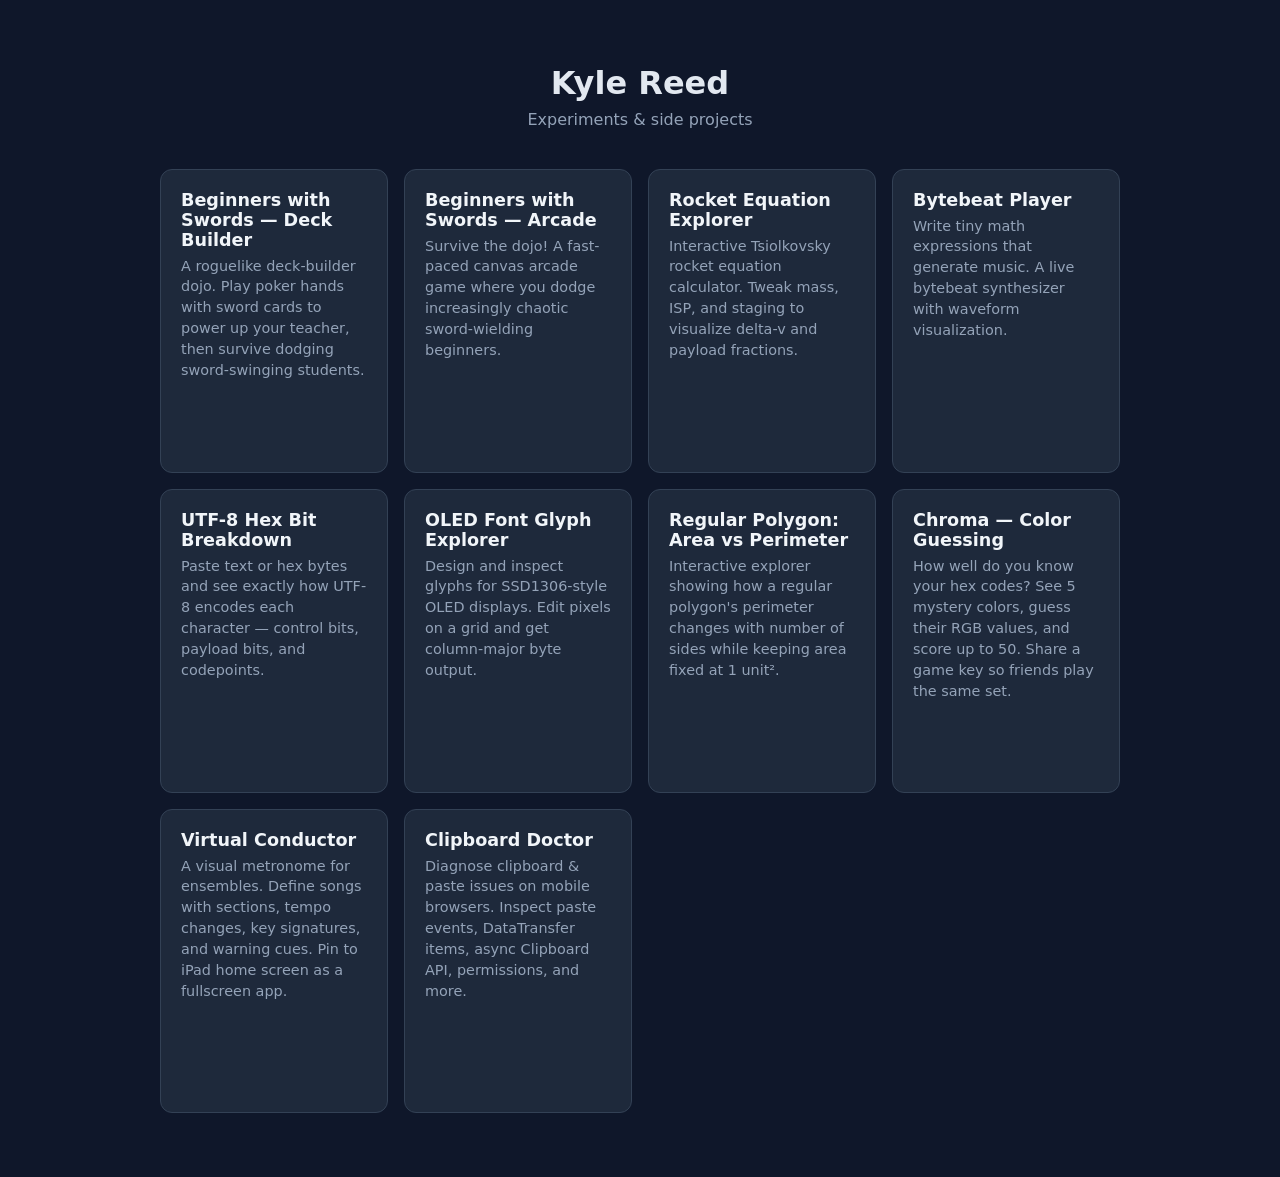
<file: index.html>
<!DOCTYPE html>
<html lang="en">
<head>
  <meta charset="UTF-8">
  <meta name="viewport" content="width=device-width, initial-scale=1.0">
  <title>Kyle Reed</title>
  <style>
    *, *::before, *::after { box-sizing: border-box; margin: 0; padding: 0; }
    body {
      font-family: 'Segoe UI', system-ui, -apple-system, sans-serif;
      background: #0f172a;
      color: #e2e8f0;
      min-height: 100vh;
      display: flex;
      flex-direction: column;
      align-items: center;
      padding: 4rem 1.5rem;
    }
    h1 {
      font-size: 2rem;
      font-weight: 700;
      margin-bottom: 0.5rem;
    }
    .subtitle {
      color: #94a3b8;
      font-size: 1rem;
      margin-bottom: 2.5rem;
    }
    .cards {
      display: grid;
      grid-template-columns: repeat(4, 1fr);
      gap: 1rem;
      width: 100%;
      max-width: 960px;
    }
    @media (max-width: 900px) { .cards { grid-template-columns: repeat(3, 1fr); } }
    @media (max-width: 660px) { .cards { grid-template-columns: repeat(2, 1fr); } }
    @media (max-width: 440px) { .cards { grid-template-columns: 1fr; } }
    a.card {
      display: flex;
      flex-direction: column;
      aspect-ratio: 3 / 4;
      background: #1e293b;
      border: 1px solid #334155;
      border-radius: 0.75rem;
      padding: 1.25rem 1.25rem;
      text-decoration: none;
      color: inherit;
      transition: border-color 0.2s, transform 0.15s;
    }
    a.card:hover {
      border-color: #60a5fa;
      transform: translateY(-2px);
    }
    .card-title {
      font-size: 1.1rem;
      font-weight: 600;
      color: #f1f5f9;
      margin-bottom: 0.35rem;
    }
    .card-desc {
      font-size: 0.9rem;
      color: #94a3b8;
      line-height: 1.45;
    }
  </style>
</head>
<body>
  <h1>Kyle Reed</h1>
  <p class="subtitle">Experiments &amp; side projects</p>

  <div class="cards">
    <a class="card" href="swords/balatro-swords.html">
      <div class="card-title">Beginners with Swords — Deck Builder</div>
      <div class="card-desc">A roguelike deck-builder dojo. Play poker hands with sword cards to power up your teacher, then survive dodging sword-swinging students.</div>
    </a>

    <a class="card" href="swords/beginners-with-swords.html">
      <div class="card-title">Beginners with Swords — Arcade</div>
      <div class="card-desc">Survive the dojo! A fast-paced canvas arcade game where you dodge increasingly chaotic sword-wielding beginners.</div>
    </a>

    <a class="card" href="rocket/rocket.html">
      <div class="card-title">Rocket Equation Explorer</div>
      <div class="card-desc">Interactive Tsiolkovsky rocket equation calculator. Tweak mass, ISP, and staging to visualize delta-v and payload fractions.</div>
    </a>

    <a class="card" href="bytebeat/bytebeat.html">
      <div class="card-title">Bytebeat Player</div>
      <div class="card-desc">Write tiny math expressions that generate music. A live bytebeat synthesizer with waveform visualization.</div>
    </a>

    <a class="card" href="utf8-explorer/utf8-breakdown.html">
      <div class="card-title">UTF-8 Hex Bit Breakdown</div>
      <div class="card-desc">Paste text or hex bytes and see exactly how UTF-8 encodes each character — control bits, payload bits, and codepoints.</div>
    </a>

    <a class="card" href="glyph-explorer/glyph_explore.html">
      <div class="card-title">OLED Font Glyph Explorer</div>
      <div class="card-desc">Design and inspect glyphs for SSD1306-style OLED displays. Edit pixels on a grid and get column-major byte output.</div>
    </a>

    <a class="card" href="tri_area/area-explorer.html">
      <div class="card-title">Regular Polygon: Area vs Perimeter</div>
      <div class="card-desc">Interactive explorer showing how a regular polygon's perimeter changes with number of sides while keeping area fixed at 1 unit².</div>
    </a>

    <a class="card" href="chroma/">
      <div class="card-title">Chroma — Color Guessing</div>
      <div class="card-desc">How well do you know your hex codes? See 5 mystery colors, guess their RGB values, and score up to 50. Share a game key so friends play the same set.</div>
    </a>

    <a class="card" href="metronome/">
      <div class="card-title">Virtual Conductor</div>
      <div class="card-desc">A visual metronome for ensembles. Define songs with sections, tempo changes, key signatures, and warning cues. Pin to iPad home screen as a fullscreen app.</div>
    </a>

    <a class="card" href="clipboard-doctor/">
      <div class="card-title">Clipboard Doctor</div>
      <div class="card-desc">Diagnose clipboard &amp; paste issues on mobile browsers. Inspect paste events, DataTransfer items, async Clipboard API, permissions, and more.</div>
    </a>

    <!-- TEMPLATE: Copy this block to add a new card
    <a class="card" href="FOLDER/FILE.html">
      <div class="card-title">TITLE</div>
      <div class="card-desc">SHORT DESCRIPTION</div>
    </a>
    -->
  </div>
</body>
</html>
</file>
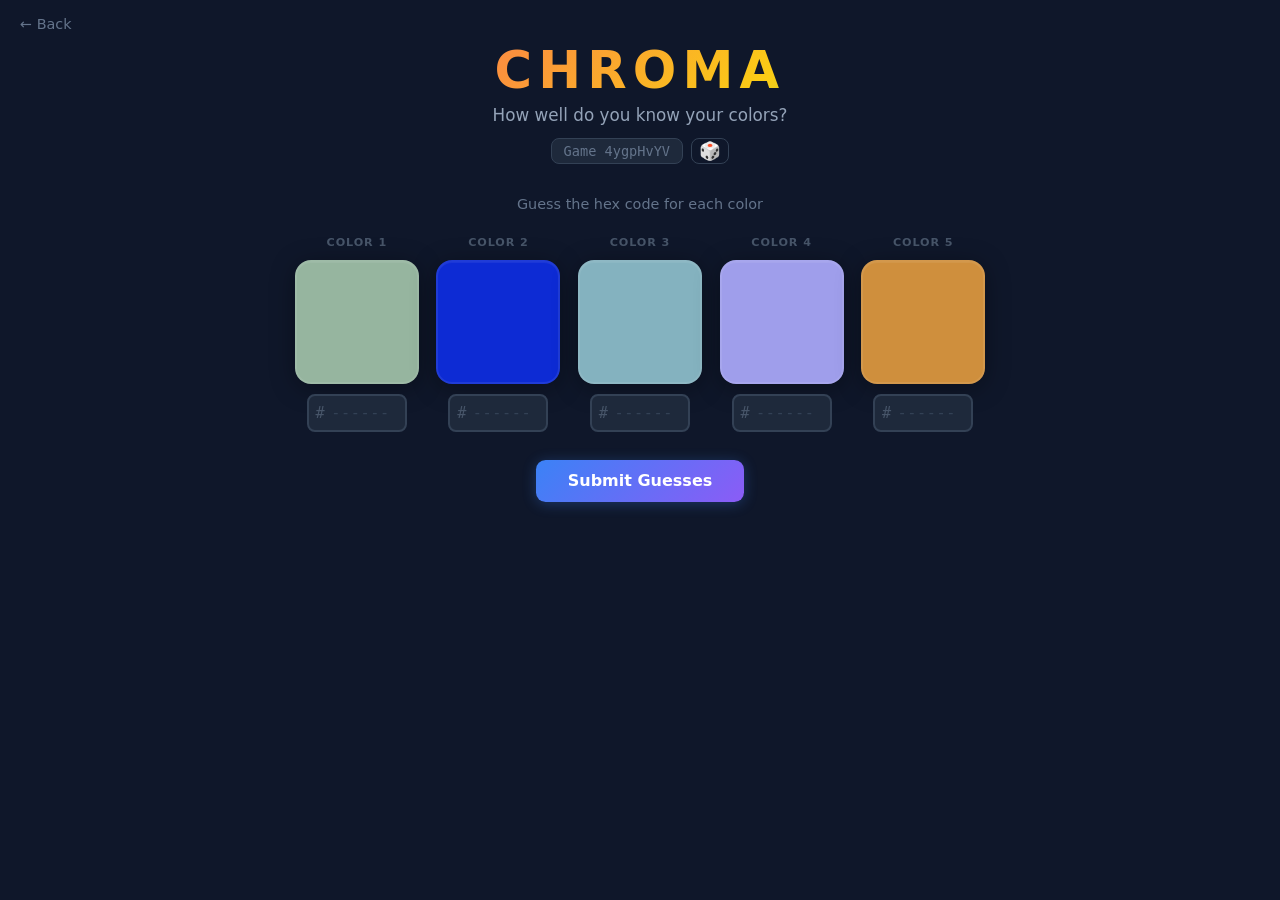
<file: chroma/index.html>
<!DOCTYPE html>
<html lang="en">
<head>
  <meta charset="UTF-8">
  <meta name="viewport" content="width=device-width, initial-scale=1.0">
  <title>Chroma — Color Guessing Game</title>
  <style>
    *, *::before, *::after { box-sizing: border-box; margin: 0; padding: 0; }

    body {
      font-family: 'Segoe UI', system-ui, -apple-system, sans-serif;
      background: #0f172a;
      color: #e2e8f0;
      min-height: 100vh;
      display: flex;
      flex-direction: column;
      align-items: center;
      padding: 2.5rem 1rem 4rem;
    }

    .back-link {
      position: fixed;
      top: 1rem;
      left: 1.25rem;
      color: #64748b;
      text-decoration: none;
      font-size: 0.9rem;
      transition: color 0.2s;
      z-index: 10;
    }
    .back-link:hover { color: #e2e8f0; }

    .container {
      max-width: 760px;
      width: 100%;
    }

    header {
      text-align: center;
      margin-bottom: 2rem;
    }

    h1 {
      font-size: 3.2rem;
      font-weight: 800;
      letter-spacing: 0.12em;
      background: linear-gradient(135deg, #f87171, #fb923c, #facc15, #4ade80, #38bdf8, #a78bfa, #f472b6);
      background-size: 200% 200%;
      animation: gradientShift 6s ease infinite;
      -webkit-background-clip: text;
      -webkit-text-fill-color: transparent;
      background-clip: text;
      margin-bottom: 0.3rem;
    }

    @keyframes gradientShift {
      0%, 100% { background-position: 0% 50%; }
      50% { background-position: 100% 50%; }
    }

    .subtitle {
      color: #94a3b8;
      font-size: 1.05rem;
    }

    .game-info {
      display: flex;
      align-items: center;
      justify-content: center;
      gap: 0.5rem;
      margin-top: 0.85rem;
    }

    .game-key {
      display: inline-block;
      padding: 0.25rem 0.75rem;
      background: #1e293b;
      border: 1px solid #334155;
      border-radius: 0.5rem;
      font-family: 'Cascadia Code', 'Fira Code', 'Consolas', monospace;
      font-size: 0.85rem;
      color: #64748b;
    }

    .randomize-btn {
      background: none;
      border: 1px solid #334155;
      border-radius: 0.5rem;
      padding: 0.2rem 0.45rem;
      font-size: 1.1rem;
      cursor: pointer;
      color: #64748b;
      transition: color 0.2s, border-color 0.2s, transform 0.2s;
      line-height: 1;
      position: relative;
    }
    .randomize-btn:hover {
      color: #e2e8f0;
      border-color: #64748b;
      transform: rotate(90deg);
    }

    .instructions {
      text-align: center;
      color: #64748b;
      font-size: 0.9rem;
      margin-bottom: 0.5rem;
    }

    /* --- Tiles --- */
    .tiles {
      display: flex;
      gap: 1.1rem;
      justify-content: center;
      flex-wrap: wrap;
      margin: 1.5rem 0 1.75rem;
    }

    .tile {
      display: flex;
      flex-direction: column;
      align-items: center;
      gap: 0.65rem;
      animation: tileIn 0.5s ease backwards;
    }
    .tile:nth-child(1) { animation-delay: 0.05s; }
    .tile:nth-child(2) { animation-delay: 0.12s; }
    .tile:nth-child(3) { animation-delay: 0.19s; }
    .tile:nth-child(4) { animation-delay: 0.26s; }
    .tile:nth-child(5) { animation-delay: 0.33s; }

    @keyframes tileIn {
      from { opacity: 0; transform: translateY(16px) scale(0.95); }
      to { opacity: 1; transform: translateY(0) scale(1); }
    }

    .tile-number {
      font-size: 0.7rem;
      font-weight: 700;
      color: #475569;
      text-transform: uppercase;
      letter-spacing: 0.08em;
    }

    .swatch {
      width: 124px;
      height: 124px;
      border-radius: 1rem;
      border: 2px solid rgba(255,255,255,0.08);
      box-shadow: 0 4px 24px rgba(0,0,0,0.35), inset 0 1px 0 rgba(255,255,255,0.06);
      transition: transform 0.25s cubic-bezier(.4,0,.2,1), box-shadow 0.25s;
      cursor: default;
    }

    .swatch:hover {
      transform: scale(1.06);
      box-shadow: 0 8px 32px rgba(0,0,0,0.45), inset 0 1px 0 rgba(255,255,255,0.08);
    }

    .input-row {
      display: flex;
      align-items: center;
      gap: 0.35rem;
    }

    .input-wrap {
      position: relative;
      display: flex;
      align-items: center;
    }

    .hash-prefix {
      position: absolute;
      left: 0.55rem;
      font-family: 'Cascadia Code', 'Fira Code', 'Consolas', monospace;
      font-size: 0.95rem;
      color: #475569;
      pointer-events: none;
      user-select: none;
    }

    .hex-input {
      width: 100px;
      padding: 0.5rem 0.5rem 0.5rem 1.4rem;
      background: #1e293b;
      border: 2px solid #334155;
      border-radius: 0.5rem;
      color: #e2e8f0;
      font-family: 'Cascadia Code', 'Fira Code', 'Consolas', monospace;
      font-size: 0.95rem;
      outline: none;
      text-transform: uppercase;
      letter-spacing: 0.04em;
      transition: border-color 0.2s, box-shadow 0.2s;
    }

    .hex-input:focus {
      border-color: #60a5fa;
      box-shadow: 0 0 0 3px rgba(96,165,250,0.15);
    }

    .hex-input.invalid {
      border-color: #f87171;
      box-shadow: 0 0 0 3px rgba(248,113,113,0.15);
    }

    .hex-input::placeholder { color: #334155; }

    .hex-input:disabled {
      opacity: 0.5;
      cursor: not-allowed;
    }

    .guess-preview {
      width: 26px;
      height: 26px;
      border-radius: 0.4rem;
      border: 2px solid #334155;
      background: transparent;
      transition: background-color 0.15s, border-color 0.15s;
      flex-shrink: 0;
    }

    .guess-preview.active { border-color: #475569; }

    /* --- Actions --- */
    .actions {
      text-align: center;
      margin: 0.5rem 0 1.5rem;
    }

    button {
      padding: 0.7rem 2rem;
      font-size: 1rem;
      font-weight: 600;
      border: none;
      border-radius: 0.6rem;
      cursor: pointer;
      transition: transform 0.15s, box-shadow 0.15s, opacity 0.15s;
      font-family: inherit;
    }

    button:hover:not(:disabled) { transform: translateY(-1px); }
    button:active:not(:disabled) { transform: translateY(0); }

    .btn-primary {
      background: linear-gradient(135deg, #3b82f6, #8b5cf6);
      color: white;
      box-shadow: 0 2px 14px rgba(59,130,246,0.3);
    }
    .btn-primary:hover:not(:disabled) {
      box-shadow: 0 4px 20px rgba(59,130,246,0.4);
    }
    .btn-primary:disabled {
      opacity: 0.45;
      cursor: not-allowed;
    }

    .btn-secondary {
      background: #1e293b;
      color: #e2e8f0;
      border: 1px solid #334155;
    }
    .btn-secondary:hover { border-color: #60a5fa; }

    .btn-small {
      padding: 0.5rem 1.25rem;
      font-size: 0.9rem;
    }

    /* --- Results --- */
    .results {
      display: none;
    }

    .results.visible {
      display: block;
      animation: fadeIn 0.4s ease;
    }

    .results-header {
      text-align: center;
      margin-bottom: 1.75rem;
    }

    .total-score {
      font-size: 3rem;
      font-weight: 800;
      line-height: 1.1;
    }

    .total-label {
      color: #64748b;
      font-size: 0.95rem;
      margin-top: 0.15rem;
    }

    .rating {
      font-size: 1.15rem;
      margin-top: 0.5rem;
    }

    .result-tiles {
      display: flex;
      gap: 1.1rem;
      justify-content: center;
      flex-wrap: wrap;
    }

    .result-tile {
      display: flex;
      flex-direction: column;
      align-items: center;
      gap: 0.45rem;
      animation: slideUp 0.45s ease backwards;
    }
    .result-tile:nth-child(1) { animation-delay: 0.1s; }
    .result-tile:nth-child(2) { animation-delay: 0.22s; }
    .result-tile:nth-child(3) { animation-delay: 0.34s; }
    .result-tile:nth-child(4) { animation-delay: 0.46s; }
    .result-tile:nth-child(5) { animation-delay: 0.58s; }

    @keyframes slideUp {
      from { opacity: 0; transform: translateY(22px); }
      to { opacity: 1; transform: translateY(0); }
    }

    .comparison {
      display: flex;
      border-radius: 1rem;
      overflow: hidden;
      border: 2px solid rgba(255,255,255,0.08);
      box-shadow: 0 4px 20px rgba(0,0,0,0.3);
    }

    .comp-half {
      width: 60px;
      height: 120px;
      position: relative;
    }

    .comp-label {
      position: absolute;
      bottom: 4px;
      width: 100%;
      text-align: center;
      font-size: 0.55rem;
      font-weight: 600;
      text-transform: uppercase;
      letter-spacing: 0.06em;
      color: rgba(255,255,255,0.7);
      text-shadow: 0 1px 3px rgba(0,0,0,0.5);
    }

    .result-score {
      font-size: 1.5rem;
      font-weight: 800;
    }

    .result-hex {
      font-family: 'Cascadia Code', 'Fira Code', 'Consolas', monospace;
      font-size: 0.78rem;
      color: #64748b;
    }

    .result-guess-hex {
      font-family: 'Cascadia Code', 'Fira Code', 'Consolas', monospace;
      font-size: 0.72rem;
      color: #475569;
    }

    /* Score colors */
    .score-perfect { color: #4ade80; }
    .score-great   { color: #a3e635; }
    .score-good    { color: #facc15; }
    .score-ok      { color: #fb923c; }
    .score-poor    { color: #f87171; }

    /* --- Share --- */
    .share-section {
      display: flex;
      align-items: center;
      justify-content: center;
      gap: 0.75rem;
      margin-top: 2rem;
      flex-wrap: wrap;
    }

    .toast {
      position: fixed;
      bottom: 2rem;
      left: 50%;
      transform: translateX(-50%) translateY(20px);
      background: #1e293b;
      color: #4ade80;
      border: 1px solid #334155;
      padding: 0.6rem 1.25rem;
      border-radius: 0.6rem;
      font-size: 0.9rem;
      opacity: 0;
      pointer-events: none;
      transition: opacity 0.3s, transform 0.3s;
      z-index: 100;
    }
    .toast.show {
      opacity: 1;
      transform: translateX(-50%) translateY(0);
    }

    @keyframes fadeIn {
      from { opacity: 0; }
      to { opacity: 1; }
    }

    /* --- Responsive --- */
    @media (max-width: 680px) {
      h1 { font-size: 2.5rem; }
      .swatch { width: 100px; height: 100px; }
      .comp-half { width: 50px; height: 100px; }
      .tiles, .result-tiles { gap: 0.8rem; }
    }

    @media (max-width: 480px) {
      body { padding: 2rem 0.75rem 3rem; }
      h1 { font-size: 2rem; letter-spacing: 0.08em; }
      .swatch { width: 80px; height: 80px; border-radius: 0.75rem; }
      .comp-half { width: 40px; height: 80px; }
      .comparison { border-radius: 0.75rem; }
      .hex-input { width: 88px; font-size: 0.85rem; padding-left: 1.2rem; }
      .hash-prefix { font-size: 0.85rem; left: 0.45rem; }
      .guess-preview { width: 22px; height: 22px; }
      .tiles, .result-tiles { gap: 0.6rem; }
      .result-score { font-size: 1.25rem; }
      .total-score { font-size: 2.4rem; }
    }
  </style>
</head>
<body>
  <a class="back-link" href="../">← Back</a>

  <div class="container">
    <header>
      <h1>CHROMA</h1>
      <p class="subtitle">How well do you know your colors?</p>
      <div class="game-info">
        <span class="game-key">Game <span id="game-key"></span></span>
        <button class="randomize-btn" id="randomize-btn" title="New random game">🎲</button>
      </div>
    </header>

    <p class="instructions">Guess the hex code for each color</p>

    <div class="tiles" id="tiles"></div>

    <div class="actions" id="actions">
      <button class="btn-primary" id="submit-btn">Submit Guesses</button>
    </div>

    <div class="results" id="results">
      <div class="results-header">
        <div class="total-score" id="total-score"></div>
        <div class="total-label">out of 50</div>
        <div class="rating" id="rating"></div>
      </div>
      <div class="result-tiles" id="result-tiles"></div>
      <div class="share-section">
        <button class="btn-primary btn-small" id="share-btn">📋 Copy Results</button>
        <button class="btn-secondary btn-small" id="retry-btn">🔄 Retry</button>
        <button class="btn-secondary btn-small" id="new-btn">🎲 New Game</button>
      </div>
    </div>
  </div>

  <div class="toast" id="toast"></div>

  <script>
    /* ===== Seeded PRNG (Mulberry32) ===== */
    function mulberry32(seed) {
      return function() {
        seed |= 0;
        seed = seed + 0x6D2B79F5 | 0;
        let t = Math.imul(seed ^ seed >>> 15, 1 | seed);
        t = t + Math.imul(t ^ t >>> 7, 61 | t) ^ t;
        return ((t ^ t >>> 14) >>> 0) / 4294967296;
      };
    }

    /* ===== FNV-1a hash ===== */
    function fnv1a(str) {
      let h = 0x811c9dc5;
      for (let i = 0; i < str.length; i++) {
        h ^= str.charCodeAt(i);
        h = Math.imul(h, 0x01000193);
      }
      return h >>> 0;
    }

    /* ===== Color generation from key ===== */
    const S = [99,104,82,48,109,52,95,112,82,49,115,109,95,118,50]
              .map(c => String.fromCharCode(c)).join('');

    function generateColors(key) {
      const seed = fnv1a(S + ':' + key + ':' + S);
      const rng = mulberry32(seed);
      const colors = [];
      for (let i = 0; i < 5; i++) {
        colors.push([
          Math.floor(rng() * 256),
          Math.floor(rng() * 256),
          Math.floor(rng() * 256)
        ]);
      }
      return colors;
    }

    /* ===== Helpers ===== */
    function rgbToHex(r, g, b) {
      return '#' + [r, g, b].map(c => c.toString(16).padStart(2, '0')).join('').toUpperCase();
    }

    function parseHex(hex) {
      hex = hex.trim().replace(/^#/, '');
      if (hex.length === 3) hex = hex[0]+hex[0]+hex[1]+hex[1]+hex[2]+hex[2];
      if (!/^[0-9a-fA-F]{6}$/.test(hex)) return null;
      return [
        parseInt(hex.substring(0, 2), 16),
        parseInt(hex.substring(2, 4), 16),
        parseInt(hex.substring(4, 6), 16)
      ];
    }

    // sRGB → linear
    function srgbToLinear(c) {
      c /= 255;
      return c <= 0.04045 ? c / 12.92 : Math.pow((c + 0.055) / 1.055, 2.4);
    }

    // RGB → XYZ (D65)
    function rgbToXyz(rgb) {
      const r = srgbToLinear(rgb[0]), g = srgbToLinear(rgb[1]), b = srgbToLinear(rgb[2]);
      return [
        0.4124564 * r + 0.3575761 * g + 0.1804375 * b,
        0.2126729 * r + 0.7151522 * g + 0.0721750 * b,
        0.0193339 * r + 0.1191920 * g + 0.9503041 * b
      ];
    }

    // XYZ → CIELAB
    function xyzToLab(xyz) {
      const Xn = 0.95047, Yn = 1.00000, Zn = 1.08883;
      const f = t => t > 0.008856 ? Math.cbrt(t) : (903.3 * t + 16) / 116;
      const fx = f(xyz[0] / Xn), fy = f(xyz[1] / Yn), fz = f(xyz[2] / Zn);
      return [116 * fy - 16, 500 * (fx - fy), 200 * (fy - fz)];
    }

    function rgbToLab(rgb) { return xyzToLab(rgbToXyz(rgb)); }

    // Multiplicative LCHA scoring — hue angle based, achromatic-aware
    function scoreGuess(actual, guess) {
      const Lmax = 65, Cmax = 90, HmaxDeg = 80, Amax = 65, achromThresh = 10, pH = 1.5;
      const lab1 = rgbToLab(actual), lab2 = rgbToLab(guess);
      const dL = Math.abs(lab1[0] - lab2[0]);
      const C1 = Math.sqrt(lab1[1] * lab1[1] + lab1[2] * lab1[2]);
      const C2 = Math.sqrt(lab2[1] * lab2[1] + lab2[2] * lab2[2]);
      const dC = Math.abs(C1 - C2);
      const h1 = Math.atan2(lab1[2], lab1[1]) * 180 / Math.PI;
      const h2 = Math.atan2(lab2[2], lab2[1]) * 180 / Math.PI;
      let dHue = Math.abs(h1 - h2);
      if (dHue > 180) dHue = 360 - dHue;
      const achrom = Math.max(Math.max(0, 1 - C1 / achromThresh), Math.max(0, 1 - C2 / achromThresh));
      const achromDist = Math.max(C1, C2) * achrom;
      const sL = Math.max(0, 1 - (dL / Lmax) * (dL / Lmax));
      const sC = Math.max(0, 1 - (dC / Cmax) * (dC / Cmax));
      const sH = Math.max(0, 1 - Math.pow(dHue / HmaxDeg, pH));
      const sA = Math.max(0, 1 - (achromDist / Amax) * (achromDist / Amax));
      return Math.round(sL * sC * sH * sA * 100) / 10;
    }

    function scoreClass(s) {
      if (s >= 9.5) return 'score-perfect';
      if (s >= 8)   return 'score-great';
      if (s >= 6)   return 'score-good';
      if (s >= 4)   return 'score-ok';
      return 'score-poor';
    }

    function getRating(total) {
      if (total >= 49) return '🏆 You have an eyedropper tool in your brain';
      if (total >= 47) return '👁️‍🗨️ The hex whisperer';
      if (total >= 45) return '🧬 Color is literally in your DNA';
      if (total >= 43) return '🎨 Bob Ross would be proud';
      if (total >= 41) return '🔬 Your cones are overclocked';
      if (total >= 39) return '🌈 You see colors that don\'t exist yet';
      if (total >= 37) return '🧙 Wizard of #0z';
      if (total >= 35) return '💅 Pantone called — they want to hire you';
      if (total >= 33) return '🎯 Not bad, not bad at all';
      if (total >= 31) return '👀 Your eyes are showing promise';
      if (total >= 29) return '🤏 So close yet so far';
      if (total >= 26) return '🫣 A for effort, C for chromaticity';
      if (total >= 23) return '🎰 Were you guessing randomly? Be honest';
      if (total >= 20) return '🫠 The colors are merely a suggestion to you';
      if (total >= 16) return '🧑‍🎨 Art school might offer a refund';
      if (total >= 12) return '🐕 You may be a golden retriever';
      if (total >= 8)  return '🥔 You have the color sense of a potato';
      if (total >= 5)  return '😎 Have you tried taking the sunglasses off?';
      if (total >= 2)  return '👨‍⚕️ Have you checked with your eye doctor recently?';
      return '🏳️ You just typed random hex codes, didn\'t you';
    }

    function randomKey() {
      const c = 'ABCDEFGHJKMNPQRSTUVWXYZabcdefghjkmnpqrstuvwxyz23456789';
      let r = '';
      for (let i = 0; i < 8; i++) r += c[Math.floor(Math.random() * c.length)];
      return r;
    }

    function showToast(msg) {
      const el = document.getElementById('toast');
      el.textContent = msg;
      el.classList.add('show');
      clearTimeout(el._timer);
      el._timer = setTimeout(() => el.classList.remove('show'), 2200);
    }

    /* ===== Init ===== */
    const params = new URLSearchParams(window.location.search);
    let gameKey = params.get('key');
    if (!gameKey) {
      gameKey = randomKey();
      window.location.replace('?key=' + gameKey);
    }

    const colors = generateColors(gameKey);
    document.getElementById('game-key').textContent = gameKey;

    /* Build tile UI */
    const tilesEl = document.getElementById('tiles');
    const inputs = [];

    colors.forEach((_, i) => {
      const tile = document.createElement('div');
      tile.className = 'tile';

      const num = document.createElement('div');
      num.className = 'tile-number';
      num.textContent = 'Color ' + (i + 1);

      const swatch = document.createElement('div');
      swatch.className = 'swatch';
      swatch.dataset.idx = i;

      const inputRow = document.createElement('div');
      inputRow.className = 'input-row';

      const inputWrap = document.createElement('div');
      inputWrap.className = 'input-wrap';

      const hash = document.createElement('span');
      hash.className = 'hash-prefix';
      hash.textContent = '#';

      const input = document.createElement('input');
      input.type = 'text';
      input.className = 'hex-input';
      input.placeholder = '------';
      input.maxLength = 6;
      input.spellcheck = false;
      input.autocomplete = 'off';
      input.dataset.idx = i;

      input.addEventListener('input', () => {
        let v = input.value.replace(/[^0-9a-fA-F]/g, '').substring(0, 6);
        input.value = v.toUpperCase();
        input.classList.remove('invalid');
        if (v.length === 6 && i < 4) {
          inputs[i + 1].focus();
        }
      });

      input.addEventListener('keydown', (e) => {
        if (e.key === 'Enter') {
          e.preventDefault();
          if (i < 4) {
            inputs[i + 1].focus();
          } else {
            submitGuesses();
          }
        }
      });

      inputs.push(input);

      inputWrap.appendChild(hash);
      inputWrap.appendChild(input);
      inputRow.appendChild(inputWrap);
      tile.appendChild(num);
      tile.appendChild(swatch);
      tile.appendChild(inputRow);
      tilesEl.appendChild(tile);
    });

    /* Set swatch colors via JS (not in source HTML) */
    requestAnimationFrame(() => {
      const swatches = document.querySelectorAll('.swatch');
      swatches.forEach((sw) => {
        const idx = parseInt(sw.dataset.idx);
        const [r, g, b] = colors[idx];
        sw.style.backgroundColor = 'rgb(' + r + ',' + g + ',' + b + ')';
      });
    });

    /* ===== Scoring ===== */
    let scores = null;

    function submitGuesses() {
      if (scores) return;
      const guesses = [];
      let allValid = true;

      for (let i = 0; i < 5; i++) {
        const input = inputs[i];
        const rgb = parseHex(input.value);
        if (!rgb) {
          input.classList.add('invalid');
          allValid = false;
        } else {
          input.classList.remove('invalid');
          guesses.push(rgb);
        }
      }

      if (!allValid) {
        showToast('⚠️ Enter a valid 6-digit hex for each color');
        return;
      }

      scores = guesses.map((g, i) => scoreGuess(colors[i], g));
      const total = Math.round(scores.reduce((a, b) => a + b, 0) * 10) / 10;

      document.getElementById('actions').style.display = 'none';
      inputs.forEach(el => el.disabled = true);

      /* Build result tiles */
      const resultTiles = document.getElementById('result-tiles');
      resultTiles.innerHTML = '';

      scores.forEach((s, i) => {
        const guess = parseHex(inputs[i].value);
        const rt = document.createElement('div');
        rt.className = 'result-tile';

        const comp = document.createElement('div');
        comp.className = 'comparison';

        const actualHalf = document.createElement('div');
        actualHalf.className = 'comp-half';
        actualHalf.style.backgroundColor = rgbToHex(...colors[i]);
        const aLabel = document.createElement('div');
        aLabel.className = 'comp-label';
        aLabel.textContent = 'actual';
        actualHalf.appendChild(aLabel);

        const guessHalf = document.createElement('div');
        guessHalf.className = 'comp-half';
        guessHalf.style.backgroundColor = rgbToHex(...guess);
        const gLabel = document.createElement('div');
        gLabel.className = 'comp-label';
        gLabel.textContent = 'yours';
        guessHalf.appendChild(gLabel);

        comp.appendChild(actualHalf);
        comp.appendChild(guessHalf);

        const sc = document.createElement('div');
        sc.className = 'result-score ' + scoreClass(s);
        sc.textContent = s.toFixed(1);

        const hexLbl = document.createElement('div');
        hexLbl.className = 'result-hex';
        hexLbl.textContent = rgbToHex(...colors[i]);

        const guessLbl = document.createElement('div');
        guessLbl.className = 'result-guess-hex';
        guessLbl.textContent = 'You: ' + rgbToHex(...guess);

        rt.appendChild(comp);
        rt.appendChild(sc);
        rt.appendChild(hexLbl);
        rt.appendChild(guessLbl);
        resultTiles.appendChild(rt);
      });

      const totalEl = document.getElementById('total-score');
      totalEl.className = 'total-score ' + scoreClass(total / 5);

      /* Animate score counter */
      let current = 0;
      const step = total / 40;
      const counter = setInterval(() => {
        current = Math.min(current + step, total);
        totalEl.textContent = current.toFixed(1);
        if (current >= total) clearInterval(counter);
      }, 20);

      document.getElementById('rating').textContent = getRating(total);
      document.getElementById('results').classList.add('visible');
    }

    /* ===== Share / New Game ===== */
    function shareResults() {
      if (!scores) return;
      const total = Math.round(scores.reduce((a, b) => a + b, 0) * 10) / 10;
      const blocks = scores.map(s => {
        if (s >= 9)  return '🟩';
        if (s >= 7)  return '🟨';
        if (s >= 5)  return '🟧';
        return '🟥';
      }).join('');
      const text = '\u{1F3A8} Chroma \u2014 ' + total.toFixed(1) + '/50\n' +
                   blocks + '\n' +
                   window.location.href;
      navigator.clipboard.writeText(text).then(
        () => showToast('✅ Copied to clipboard!'),
        () => showToast('❌ Could not copy')
      );
    }

    function retryGame() {
      window.location.href = '?key=' + gameKey;
    }

    function newGame() {
      window.location.href = '?key=' + randomKey();
    }

    /* Wire up buttons */
    document.getElementById('submit-btn').addEventListener('click', submitGuesses);
    document.getElementById('share-btn').addEventListener('click', shareResults);
    document.getElementById('retry-btn').addEventListener('click', retryGame);
    document.getElementById('new-btn').addEventListener('click', newGame);
    document.getElementById('randomize-btn').addEventListener('click', newGame);
  </script>
</body>
</html>
</file>
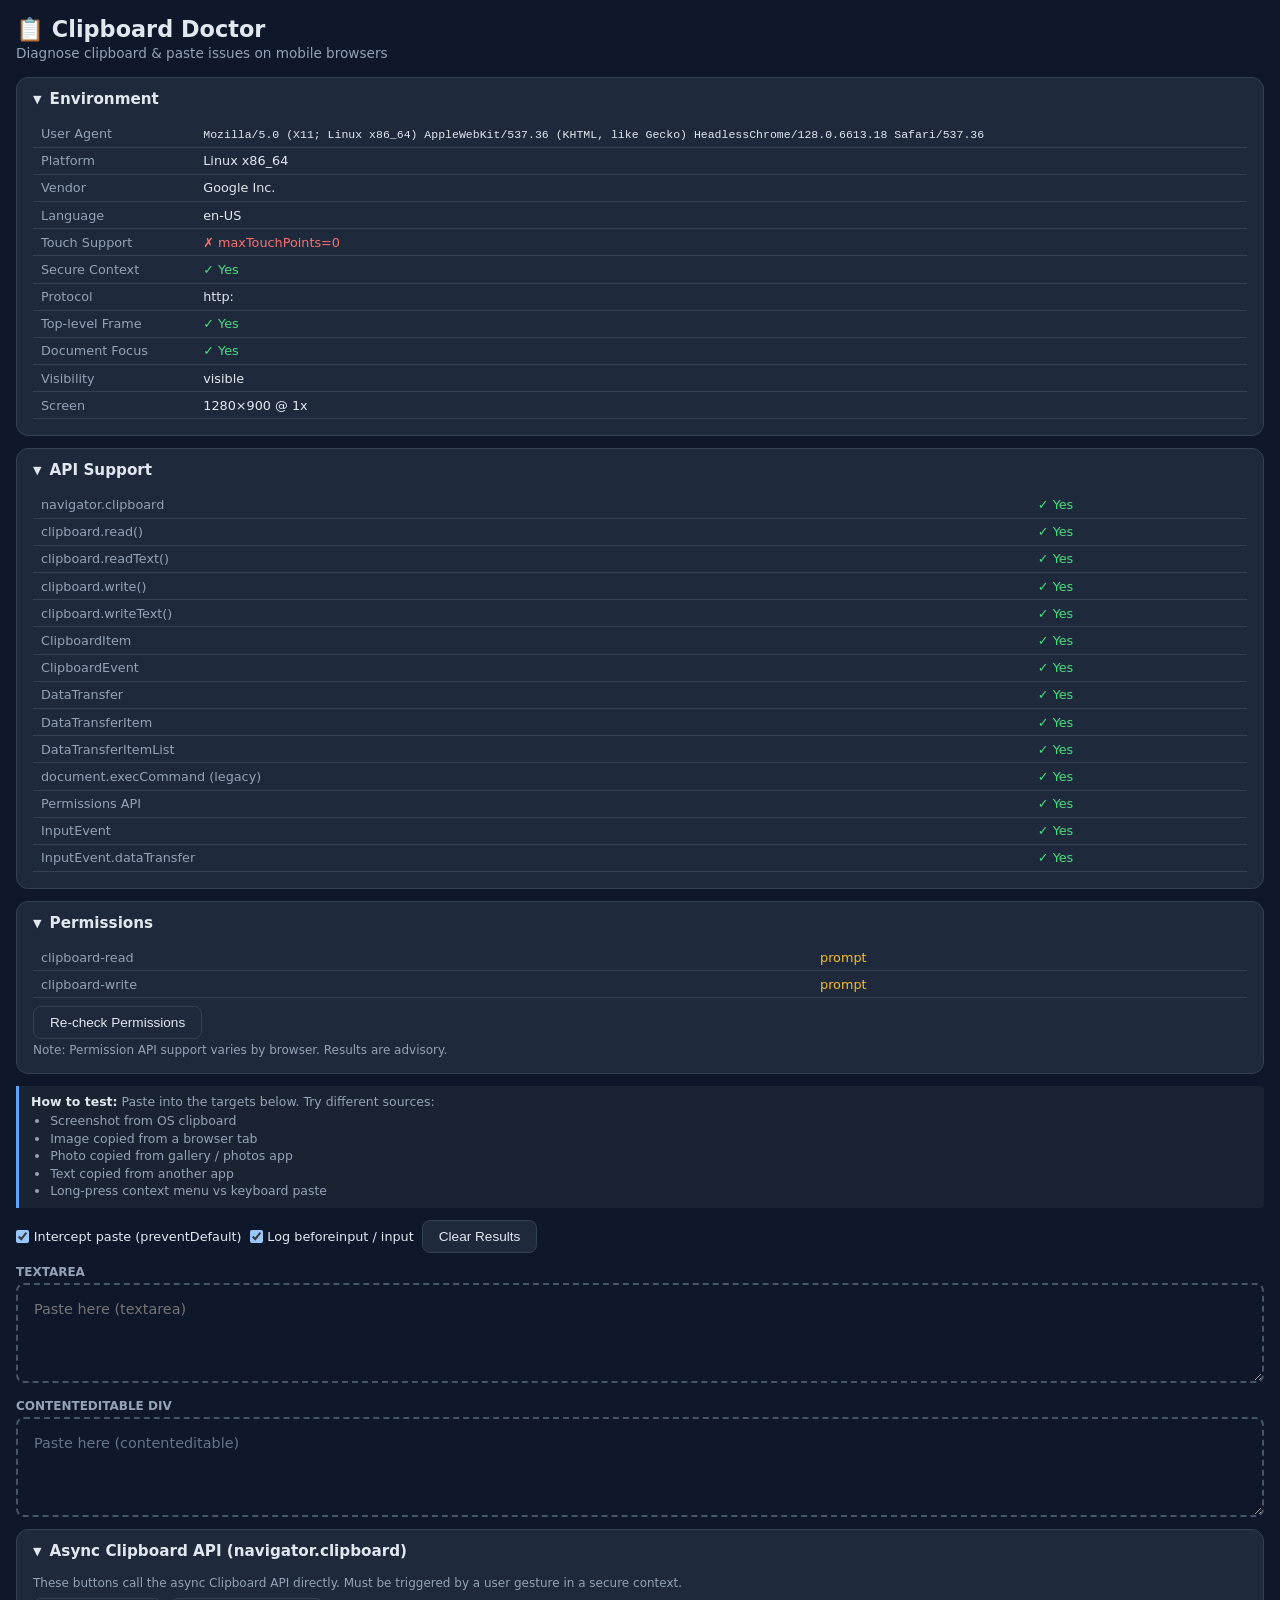
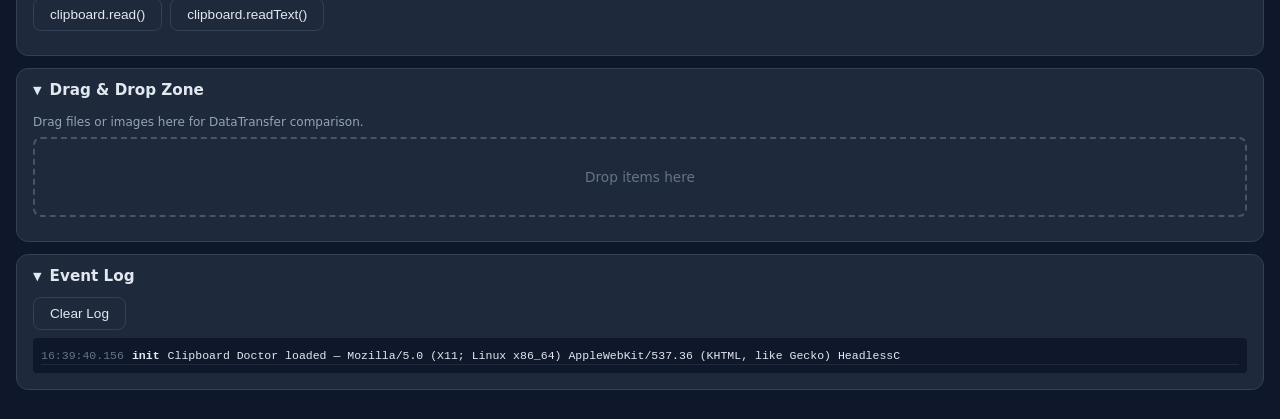
<file: clipboard-doctor/index.html>
<!doctype html>
<html lang="en">
<head>
  <meta charset="utf-8" />
  <meta name="viewport" content="width=device-width,initial-scale=1" />
  <title>Clipboard Doctor</title>
  <style>
    :root { color-scheme: dark; }
    *, *::before, *::after { box-sizing: border-box; margin: 0; padding: 0; }
    body {
      font-family: 'Segoe UI', system-ui, -apple-system, sans-serif;
      background: #0f172a; color: #e2e8f0;
      min-height: 100vh; padding: 1rem;
      -webkit-text-size-adjust: 100%;
    }
    h1 { font-size: 1.4rem; font-weight: 700; margin-bottom: 0.15rem; }
    .subtitle { color: #94a3b8; font-size: 0.85rem; margin-bottom: 1rem; }
    .mono { font-family: ui-monospace, SFMono-Regular, Menlo, Consolas, monospace; }
    code { font-family: inherit; }
    button {
      padding: 0.5rem 1rem; border-radius: 0.5rem; border: 1px solid #334155;
      background: #1e293b; color: #e2e8f0; cursor: pointer; font-size: 0.85rem;
      touch-action: manipulation;
    }
    button:hover { border-color: #60a5fa; }
    button:active { background: #334155; }

    /* Sections */
    .section {
      background: #1e293b; border: 1px solid #334155; border-radius: 0.75rem;
      margin-bottom: 0.75rem; overflow: hidden;
    }
    .section-header {
      display: flex; align-items: center; gap: 0.5rem;
      padding: 0.75rem 1rem; cursor: pointer; user-select: none;
      font-weight: 600; font-size: 0.95rem;
    }
    .section-header:hover { background: #253247; }
    .section-header .arrow { transition: transform 0.2s; font-size: 0.7rem; }
    .section.collapsed .arrow { transform: rotate(-90deg); }
    .section.collapsed .section-body { display: none; }
    .section-body { padding: 0 1rem 1rem; }

    /* Tables */
    table { width: 100%; border-collapse: collapse; font-size: 0.8rem; }
    th, td { padding: 0.35rem 0.5rem; border-bottom: 1px solid #334155; text-align: left; vertical-align: top; }
    th { color: #94a3b8; font-weight: 500; white-space: nowrap; }
    td { word-break: break-all; }
    .yes { color: #4ade80; } .no { color: #f87171; } .warn { color: #fbbf24; }

    /* Paste targets */
    .paste-targets { display: grid; gap: 0.75rem; margin-bottom: 0.75rem; }
    .paste-target-wrap { position: relative; }
    .paste-target-wrap label {
      display: block; font-size: 0.75rem; color: #94a3b8;
      margin-bottom: 0.25rem; font-weight: 600;
    }
    .paste-area {
      width: 100%; min-height: 100px; padding: 1rem; border-radius: 0.5rem;
      border: 2px dashed #475569; background: #0f172a; color: #e2e8f0;
      font-family: inherit; font-size: 0.9rem; resize: vertical;
      transition: border-color 0.2s;
    }
    .paste-area:focus { border-color: #60a5fa; outline: none; }
    .paste-area[contenteditable] {
      overflow-y: auto; max-height: 300px; cursor: text;
    }
    .paste-area[contenteditable]:empty::before {
      content: attr(data-placeholder); color: #64748b;
    }

    /* Controls bar */
    .controls-bar {
      display: flex; flex-wrap: wrap; gap: 0.5rem; align-items: center;
      margin-bottom: 0.75rem;
    }
    .controls-bar label { font-size: 0.8rem; display: flex; align-items: center; gap: 0.3rem; cursor: pointer; }

    /* Results */
    .result-card {
      background: #0f172a; border: 1px solid #334155; border-radius: 0.5rem;
      padding: 0.75rem; margin-bottom: 0.5rem; font-size: 0.8rem;
      position: relative;
    }
    .result-card .result-header {
      display: flex; justify-content: space-between; align-items: center;
      margin-bottom: 0.5rem; flex-wrap: wrap; gap: 0.25rem;
    }
    .result-card .result-title { font-weight: 700; color: #60a5fa; }
    .result-card .result-time { color: #64748b; font-size: 0.7rem; }
    .result-card .dismiss {
      position: absolute; top: 0.4rem; right: 0.5rem;
      background: none; border: none; color: #64748b; cursor: pointer;
      font-size: 1rem; padding: 0.2rem; line-height: 1;
    }
    .result-sub { margin-top: 0.5rem; }
    .result-sub h4 { font-size: 0.75rem; color: #94a3b8; margin-bottom: 0.25rem; text-transform: uppercase; letter-spacing: 0.05em; }
    .kv { display: grid; grid-template-columns: auto 1fr; gap: 0.15rem 0.75rem; font-size: 0.78rem; }
    .kv .k { color: #94a3b8; white-space: nowrap; }
    .kv .v { word-break: break-all; }
    .blob-preview { max-width: 200px; max-height: 200px; border-radius: 0.25rem; margin-top: 0.25rem; border: 1px solid #334155; }
    .text-preview {
      background: #1e293b; padding: 0.4rem; border-radius: 0.25rem;
      white-space: pre-wrap; word-break: break-all; max-height: 150px;
      overflow-y: auto; font-size: 0.75rem; margin-top: 0.15rem;
    }
    .tag {
      display: inline-block; padding: 0.1rem 0.4rem; border-radius: 0.25rem;
      font-size: 0.7rem; font-weight: 600; margin-right: 0.25rem;
    }
    .tag-paste { background: #1e3a5f; color: #60a5fa; }
    .tag-drop { background: #1e3b1e; color: #4ade80; }
    .tag-input { background: #3b2e1e; color: #fbbf24; }
    .tag-textarea { background: #2e1e3b; color: #c084fc; }
    .tag-editable { background: #1e3b3b; color: #22d3ee; }
    .diag-warn { color: #fbbf24; font-size: 0.75rem; margin-top: 0.25rem; }
    .diag-err { color: #f87171; font-size: 0.75rem; margin-top: 0.25rem; }
    .diag-info { color: #94a3b8; font-size: 0.75rem; margin-top: 0.25rem; }

    /* Event log */
    #eventLog {
      max-height: 300px; overflow-y: auto; font-size: 0.72rem;
      background: #0f172a; border-radius: 0.25rem; padding: 0.5rem;
    }
    .log-entry { padding: 0.15rem 0; border-bottom: 1px solid #1e293b; }
    .log-ts { color: #64748b; margin-right: 0.5rem; }
    .log-type { font-weight: 600; margin-right: 0.5rem; }

    /* Drop zone */
    .drop-zone {
      min-height: 80px; border: 2px dashed #475569; border-radius: 0.5rem;
      display: flex; align-items: center; justify-content: center;
      color: #64748b; font-size: 0.85rem; transition: all 0.2s;
      padding: 1rem;
    }
    .drop-zone.dragover { border-color: #4ade80; background: rgba(74,222,128,0.05); color: #4ade80; }

    /* Async clipboard */
    .async-section .btn-row { display: flex; flex-wrap: wrap; gap: 0.5rem; margin-bottom: 0.5rem; }

    /* Instructions */
    .instructions {
      background: #1a2332; border-left: 3px solid #60a5fa;
      padding: 0.5rem 0.75rem; border-radius: 0 0.25rem 0.25rem 0;
      font-size: 0.78rem; color: #94a3b8; margin-bottom: 0.75rem;
    }
    .instructions strong { color: #e2e8f0; }
    .instructions ul { margin: 0.25rem 0 0 1.2rem; }
    .instructions li { margin-bottom: 0.15rem; }
  </style>
</head>
<body>

<h1>📋 Clipboard Doctor</h1>
<p class="subtitle">Diagnose clipboard &amp; paste issues on mobile browsers</p>

<!-- Environment -->
<div class="section" id="envSection">
  <div class="section-header" onclick="toggleSection(this)">
    <span class="arrow">▼</span> Environment
  </div>
  <div class="section-body">
    <table><tbody id="envTable"></tbody></table>
  </div>
</div>

<!-- API Support -->
<div class="section" id="apiSection">
  <div class="section-header" onclick="toggleSection(this)">
    <span class="arrow">▼</span> API Support
  </div>
  <div class="section-body">
    <table><tbody id="apiTable"></tbody></table>
  </div>
</div>

<!-- Permissions -->
<div class="section" id="permSection">
  <div class="section-header" onclick="toggleSection(this)">
    <span class="arrow">▼</span> Permissions
  </div>
  <div class="section-body">
    <table><tbody id="permTable"></tbody></table>
    <button onclick="queryPermissions()" style="margin-top:0.5rem">Re-check Permissions</button>
    <p class="diag-info" style="margin-top:0.25rem">Note: Permission API support varies by browser. Results are advisory.</p>
  </div>
</div>

<!-- Test Instructions -->
<div class="instructions">
  <strong>How to test:</strong> Paste into the targets below. Try different sources:
  <ul>
    <li>Screenshot from OS clipboard</li>
    <li>Image copied from a browser tab</li>
    <li>Photo copied from gallery / photos app</li>
    <li>Text copied from another app</li>
    <li>Long-press context menu vs keyboard paste</li>
  </ul>
</div>

<!-- Controls -->
<div class="controls-bar">
  <label><input type="checkbox" id="chkPreventDefault" checked /> Intercept paste (preventDefault)</label>
  <label><input type="checkbox" id="chkLogInputEvents" checked /> Log beforeinput / input</label>
  <button onclick="clearResults()">Clear Results</button>
</div>

<!-- Paste Targets -->
<div class="paste-targets">
  <div class="paste-target-wrap">
    <label>TEXTAREA</label>
    <textarea class="paste-area" id="pasteTextarea" placeholder="Paste here (textarea)"></textarea>
  </div>
  <div class="paste-target-wrap">
    <label>CONTENTEDITABLE DIV</label>
    <div class="paste-area" contenteditable="true" id="pasteEditable" data-placeholder="Paste here (contenteditable)"></div>
  </div>
</div>

<!-- Paste Results -->
<div id="pasteResults"></div>

<!-- Async Clipboard API -->
<div class="section" id="asyncSection">
  <div class="section-header" onclick="toggleSection(this)">
    <span class="arrow">▼</span> Async Clipboard API (navigator.clipboard)
  </div>
  <div class="section-body async-section">
    <p class="diag-info" style="margin-bottom:0.5rem">These buttons call the async Clipboard API directly. Must be triggered by a user gesture in a secure context.</p>
    <div class="btn-row">
      <button onclick="readClipboardItems()">clipboard.read()</button>
      <button onclick="readClipboardText()">clipboard.readText()</button>
    </div>
    <div id="asyncResults"></div>
  </div>
</div>

<!-- Drop Zone -->
<div class="section" id="dropSection">
  <div class="section-header" onclick="toggleSection(this)">
    <span class="arrow">▼</span> Drag &amp; Drop Zone
  </div>
  <div class="section-body">
    <p class="diag-info" style="margin-bottom:0.5rem">Drag files or images here for DataTransfer comparison.</p>
    <div class="drop-zone" id="dropZone">Drop items here</div>
    <div id="dropResults" style="margin-top:0.5rem"></div>
  </div>
</div>

<!-- Event Log -->
<div class="section" id="logSection">
  <div class="section-header" onclick="toggleSection(this)">
    <span class="arrow">▼</span> Event Log
  </div>
  <div class="section-body">
    <button onclick="clearLog()" style="margin-bottom:0.5rem">Clear Log</button>
    <div id="eventLog" class="mono"></div>
  </div>
</div>

<script>
// ── Helpers ──
const $ = id => document.getElementById(id);
const esc = s => {
  const d = document.createElement('div');
  d.textContent = s;
  return d.innerHTML;
};
const ts = () => {
  const d = new Date();
  return d.toLocaleTimeString('en-US', {hour12:false}) + '.' + String(d.getMilliseconds()).padStart(3,'0');
};
const yn = (v, label) => `<span class="${v ? 'yes' : 'no'}">${v ? '✓' : '✗'} ${label || (v ? 'Yes' : 'No')}</span>`;
const row = (key, val) => `<tr><th>${esc(key)}</th><td>${val}</td></tr>`;

function toggleSection(hdr) {
  hdr.closest('.section').classList.toggle('collapsed');
}

// ── Environment ──
function populateEnv() {
  const ua = navigator.userAgent;
  const rows = [
    row('User Agent', `<span class="mono" style="font-size:0.72rem">${esc(ua)}</span>`),
    row('Platform', esc(navigator.platform || 'N/A')),
    row('Vendor', esc(navigator.vendor || 'N/A')),
    row('Language', esc(navigator.language)),
    row('Touch Support', yn(('ontouchstart' in window) || navigator.maxTouchPoints > 0, `maxTouchPoints=${navigator.maxTouchPoints}`)),
    row('Secure Context', yn(window.isSecureContext)),
    row('Protocol', esc(location.protocol)),
    row('Top-level Frame', yn(window.top === window)),
    row('Document Focus', yn(document.hasFocus())),
    row('Visibility', esc(document.visibilityState)),
    row('Screen', `${screen.width}×${screen.height} @ ${devicePixelRatio}x`),
  ];
  $('envTable').innerHTML = rows.join('');
}

// ── API Support ──
function populateApi() {
  const cb = navigator.clipboard;
  const checks = [
    ['navigator.clipboard', !!cb],
    ['clipboard.read()', !!(cb && cb.read)],
    ['clipboard.readText()', !!(cb && cb.readText)],
    ['clipboard.write()', !!(cb && cb.write)],
    ['clipboard.writeText()', !!(cb && cb.writeText)],
    ['ClipboardItem', typeof ClipboardItem !== 'undefined'],
    ['ClipboardEvent', typeof ClipboardEvent !== 'undefined'],
    ['DataTransfer', typeof DataTransfer !== 'undefined'],
    ['DataTransferItem', typeof DataTransferItem !== 'undefined'],
    ['DataTransferItemList', typeof DataTransferItemList !== 'undefined'],
    ['document.execCommand (legacy)', (() => { try { return typeof document.execCommand === 'function'; } catch { return false; } })()],
    ['Permissions API', !!(navigator.permissions && navigator.permissions.query)],
    ['InputEvent', typeof InputEvent !== 'undefined'],
    ['InputEvent.dataTransfer', typeof InputEvent !== 'undefined' && 'dataTransfer' in InputEvent.prototype],
  ];
  $('apiTable').innerHTML = checks.map(([k,v]) => row(k, yn(v))).join('');
}

// ── Permissions ──
async function queryPermissions() {
  const names = ['clipboard-read', 'clipboard-write'];
  const rows = [];
  for (const name of names) {
    try {
      if (!navigator.permissions || !navigator.permissions.query) {
        rows.push(row(name, '<span class="warn">Permissions API not available</span>'));
        continue;
      }
      const status = await navigator.permissions.query({ name });
      const cls = status.state === 'granted' ? 'yes' : status.state === 'denied' ? 'no' : 'warn';
      rows.push(row(name, `<span class="${cls}">${esc(status.state)}</span>`));
      status.onchange = () => {
        addLog('permission', `${name} → ${status.state}`);
        queryPermissions();
      };
    } catch (e) {
      rows.push(row(name, `<span class="warn">Query failed: ${esc(e.message)}</span>`));
    }
  }
  $('permTable').innerHTML = rows.join('');
}

// ── Event Log ──
function addLog(type, detail) {
  const el = document.createElement('div');
  el.className = 'log-entry';
  el.innerHTML = `<span class="log-ts">${ts()}</span><span class="log-type">${esc(type)}</span>${esc(detail)}`;
  $('eventLog').prepend(el);
}
function clearLog() { $('eventLog').innerHTML = ''; }

// ── Focus context capture ──
function captureFocusContext(target) {
  const ae = document.activeElement;
  const sel = window.getSelection();
  return {
    activeElement: ae ? ae.tagName + (ae.id ? '#' + ae.id : '') : 'null',
    targetTag: target.tagName + (target.id ? '#' + target.id : ''),
    isContentEditable: target.isContentEditable,
    isTextarea: target.tagName === 'TEXTAREA',
    isInput: target.tagName === 'INPUT',
    readOnly: target.readOnly || false,
    disabled: target.disabled || false,
    selectionRanges: sel ? sel.rangeCount : 0,
    documentHasFocus: document.hasFocus(),
    visibilityState: document.visibilityState,
  };
}

// ── DataTransfer inspector ──
function inspectDataTransfer(dt, source) {
  if (!dt) return '<p class="diag-err">clipboardData / dataTransfer is null</p>';

  const parts = [];
  const diagnostics = [];

  // types
  const types = dt.types ? Array.from(dt.types) : [];
  parts.push(`<div class="result-sub"><h4>Types (${types.length})</h4>`);
  if (types.length === 0) {
    parts.push('<p class="diag-warn">⚠ No types found — browser may have blocked clipboard access</p>');
    diagnostics.push('empty-types');
  }
  parts.push(`<div class="mono" style="font-size:0.75rem">${types.length ? esc(JSON.stringify(types)) : '(empty)'}</div></div>`);

  // getData for each type
  if (types.length > 0) {
    parts.push('<div class="result-sub"><h4>getData() per type</h4>');
    for (const type of types) {
      try {
        const data = dt.getData(type);
        parts.push(`<div style="margin-bottom:0.4rem"><strong class="mono">${esc(type)}</strong> (${data.length} chars)`);
        if (data.length > 0) {
          const preview = data.length > 500 ? data.slice(0, 500) + '…' : data;
          parts.push(`<div class="text-preview mono">${esc(preview)}</div>`);
          // Check for image references in HTML
          if (type === 'text/html') {
            if (/<img\s/i.test(data)) {
              parts.push('<div class="diag-info">ℹ HTML contains &lt;img&gt; tag</div>');
              const srcMatch = data.match(/src=["']([^"']+)["']/i);
              if (srcMatch) {
                const src = srcMatch[1];
                if (src.startsWith('data:')) {
                  parts.push('<div class="diag-info">ℹ Image is a data: URL</div>');
                  parts.push(`<img src="${esc(src)}" class="blob-preview" />`);
                } else if (src.startsWith('blob:')) {
                  parts.push('<div class="diag-warn">⚠ Image is a blob: URL (may not be accessible)</div>');
                } else {
                  parts.push(`<div class="diag-info">ℹ Image src: ${esc(src.slice(0, 200))}</div>`);
                  parts.push(`<img src="${esc(src)}" class="blob-preview" onerror="this.alt='Failed to load'" />`);
                }
              }
            }
          }
        } else {
          parts.push('<div class="diag-warn">⚠ getData returned empty string</div>');
        }
        parts.push('</div>');
      } catch (e) {
        parts.push(`<div><strong class="mono">${esc(type)}</strong> <span class="no">Error: ${esc(e.message)}</span></div>`);
      }
    }
    parts.push('</div>');
  }

  // files
  const files = dt.files ? Array.from(dt.files) : [];
  parts.push(`<div class="result-sub"><h4>Files (${files.length})</h4>`);
  if (files.length === 0 && types.some(t => t.startsWith('image/'))) {
    parts.push('<div class="diag-warn">⚠ Image type present but no files — use items instead</div>');
  }
  for (const f of files) {
    parts.push(`<div class="kv">
      <span class="k">name</span><span class="v">${esc(f.name || '(empty)')}</span>
      <span class="k">type</span><span class="v">${esc(f.type || '(empty)')}</span>
      <span class="k">size</span><span class="v">${f.size.toLocaleString()} bytes${f.size === 0 ? ' <span class="warn">⚠ zero-length</span>' : ''}</span>
      <span class="k">lastModified</span><span class="v">${f.lastModified ? new Date(f.lastModified).toISOString() : 'N/A'}</span>
    </div>`);
    if (f.type && f.type.startsWith('image/') && f.size > 0) {
      renderFilePreview(f, parts);
    }
  }
  parts.push('</div>');

  // items
  if (dt.items) {
    const items = Array.from(dt.items);
    parts.push(`<div class="result-sub"><h4>Items (${items.length})</h4>`);
    for (let i = 0; i < items.length; i++) {
      const item = items[i];
      parts.push(`<div style="margin-bottom:0.4rem"><strong>#${i}</strong>`);
      parts.push(`<div class="kv">
        <span class="k">kind</span><span class="v">${esc(item.kind)}</span>
        <span class="k">type</span><span class="v">${esc(item.type)}</span>
      </div>`);
      if (item.kind === 'file') {
        const file = item.getAsFile();
        if (file) {
          parts.push(`<div class="kv">
            <span class="k">file.name</span><span class="v">${esc(file.name || '(empty)')}</span>
            <span class="k">file.size</span><span class="v">${file.size.toLocaleString()} bytes${file.size === 0 ? ' <span class="warn">⚠ zero</span>' : ''}</span>
            <span class="k">file.type</span><span class="v">${esc(file.type || '(empty)')}</span>
          </div>`);
          if (file.type && file.type.startsWith('image/') && file.size > 0) {
            const placeholderId = 'img-item-' + Date.now() + '-' + i;
            parts.push(`<div id="${placeholderId}"></div>`);
            renderFileAsync(file, placeholderId);
          }
        } else {
          parts.push('<div class="diag-warn">⚠ getAsFile() returned null</div>');
        }
      }
      if (item.kind === 'string') {
        const placeholderId = 'str-item-' + Date.now() + '-' + i;
        parts.push(`<div id="${placeholderId}"><em style="color:#64748b">reading…</em></div>`);
        item.getAsString(s => {
          const el = document.getElementById(placeholderId);
          if (el) {
            const preview = s.length > 500 ? s.slice(0, 500) + '…' : s;
            el.innerHTML = `<div class="text-preview mono">${esc(preview)}</div>`;
          }
        });
      }
      parts.push('</div>');
    }
    parts.push('</div>');
  } else {
    parts.push('<div class="result-sub"><h4>Items</h4><span class="no">DataTransferItemList not available</span></div>');
    diagnostics.push('no-items');
  }

  // Diagnostics summary
  if (types.length > 0 && !types.some(t => t.startsWith('image/'))) {
    diagnostics.push('no-image-type');
  }
  if (types.includes('text/html') && !types.some(t => t.startsWith('image/'))) {
    diagnostics.push('html-only');
  }

  if (diagnostics.length > 0) {
    parts.push('<div class="result-sub"><h4>Diagnostics</h4>');
    if (diagnostics.includes('empty-types')) {
      parts.push('<div class="diag-err">❌ Clipboard types array is empty. The browser blocked clipboard data access. This often happens when pasting into non-focused or non-editable elements, or in non-secure contexts.</div>');
    }
    if (diagnostics.includes('no-image-type')) {
      parts.push('<div class="diag-warn">⚠ No image/* MIME type in clipboard. The copied content may not include image data, or the source app did not place image data on the clipboard.</div>');
    }
    if (diagnostics.includes('html-only')) {
      parts.push('<div class="diag-warn">⚠ Only text/html present (no direct image blob). Check if the HTML contains an &lt;img&gt; tag with the image data.</div>');
    }
    if (diagnostics.includes('no-items')) {
      parts.push('<div class="diag-warn">⚠ DataTransferItemList not available — this browser does not support the items API.</div>');
    }
    parts.push('</div>');
  }

  return parts.join('');
}

function renderFilePreview(file, parts) {
  const placeholderId = 'fpreview-' + Date.now() + '-' + Math.random().toString(36).slice(2, 6);
  parts.push(`<div id="${placeholderId}"></div>`);
  renderFileAsync(file, placeholderId);
}

function renderFileAsync(file, placeholderId) {
  const reader = new FileReader();
  reader.onload = () => {
    const el = document.getElementById(placeholderId);
    if (el) {
      const img = new Image();
      img.onload = () => {
        el.innerHTML = `<div class="kv"><span class="k">dimensions</span><span class="v">${img.naturalWidth}×${img.naturalHeight}</span></div>` +
          `<img src="${reader.result}" class="blob-preview" />`;
      };
      img.onerror = () => {
        el.innerHTML = '<div class="diag-warn">⚠ Could not decode image</div>';
      };
      img.src = reader.result;
    }
  };
  reader.onerror = () => {
    const el = document.getElementById(placeholderId);
    if (el) el.innerHTML = '<div class="diag-warn">⚠ FileReader failed</div>';
  };
  reader.readAsDataURL(file);
}

// ── Result card builder ──
let resultCounter = 0;

function addResultCard(container, { eventType, targetTag, focusCtx, dtHtml, isTrusted, extraHtml }) {
  const id = 'result-' + (++resultCounter);
  const tagClass = eventType === 'drop' ? 'tag-drop' : 'tag-paste';
  const targetClass = targetTag === 'TEXTAREA' ? 'tag-textarea' : 'tag-editable';

  const card = document.createElement('div');
  card.className = 'result-card';
  card.id = id;
  card.innerHTML = `
    <button class="dismiss" onclick="this.parentElement.remove()" title="Dismiss">×</button>
    <div class="result-header">
      <span class="result-title">
        <span class="tag ${tagClass}">${esc(eventType)}</span>
        <span class="tag ${targetClass}">${esc(targetTag)}</span>
        #${resultCounter}
      </span>
      <span class="result-time">${ts()}</span>
    </div>
    <div class="result-sub"><h4>Event</h4>
      <div class="kv">
        <span class="k">isTrusted</span><span class="v">${yn(isTrusted)}</span>
      </div>
    </div>
    <div class="result-sub"><h4>Focus Context</h4>
      <div class="kv">
        <span class="k">activeElement</span><span class="v">${esc(focusCtx.activeElement)}</span>
        <span class="k">target</span><span class="v">${esc(focusCtx.targetTag)}</span>
        <span class="k">contentEditable</span><span class="v">${yn(focusCtx.isContentEditable)}</span>
        <span class="k">textarea</span><span class="v">${yn(focusCtx.isTextarea)}</span>
        <span class="k">readOnly</span><span class="v">${yn(!focusCtx.readOnly, focusCtx.readOnly ? 'readOnly' : 'editable')}</span>
        <span class="k">disabled</span><span class="v">${yn(!focusCtx.disabled, focusCtx.disabled ? 'disabled' : 'enabled')}</span>
        <span class="k">selection ranges</span><span class="v">${focusCtx.selectionRanges}</span>
        <span class="k">document.hasFocus()</span><span class="v">${yn(focusCtx.documentHasFocus)}</span>
        <span class="k">visibilityState</span><span class="v">${esc(focusCtx.visibilityState)}</span>
      </div>
    </div>
    ${dtHtml}
    ${extraHtml || ''}
  `;
  container.prepend(card);
}

// ── Paste handler ──
function handlePaste(e) {
  const preventDefault = $('chkPreventDefault').checked;
  const target = e.target;
  const focusCtx = captureFocusContext(target);
  const targetLabel = target.id === 'pasteEditable' ? 'contenteditable' : target.tagName.toLowerCase();

  addLog('paste', `target=${focusCtx.targetTag} types=${e.clipboardData ? Array.from(e.clipboardData.types).join(',') : 'null'} prevented=${preventDefault}`);

  const dtHtml = inspectDataTransfer(e.clipboardData, 'paste');
  addResultCard($('pasteResults'), {
    eventType: 'paste',
    targetTag: targetLabel,
    focusCtx,
    dtHtml,
    isTrusted: e.isTrusted,
  });

  if (preventDefault) {
    e.preventDefault();
  }
}

// ── Input event handler ──
function handleInputEvent(e) {
  if (!$('chkLogInputEvents').checked) return;
  const inputType = e.inputType || '(none)';
  const hasData = e.data != null;
  const hasDT = !!e.dataTransfer;

  let detail = `inputType=${inputType}`;
  if (hasData) detail += ` data="${String(e.data).slice(0, 50)}"`;
  if (hasDT) {
    const types = e.dataTransfer.types ? Array.from(e.dataTransfer.types) : [];
    detail += ` dt.types=[${types.join(',')}]`;
  }
  detail += ` target=${e.target.tagName}#${e.target.id || ''}`;

  addLog(e.type, detail);

  // If this is a paste-related input event with a dataTransfer, show details
  if (hasDT && (inputType === 'insertFromPaste' || inputType === 'insertFromDrop')) {
    const focusCtx = captureFocusContext(e.target);
    const targetLabel = e.target.id === 'pasteEditable' ? 'contenteditable' : e.target.tagName.toLowerCase();
    const dtHtml = inspectDataTransfer(e.dataTransfer, e.type);
    addResultCard($('pasteResults'), {
      eventType: `${e.type} (${inputType})`,
      targetTag: targetLabel,
      focusCtx,
      dtHtml,
      isTrusted: e.isTrusted,
      extraHtml: '<div class="diag-info">ℹ This is from the InputEvent, not the ClipboardEvent. Some browsers expose data here that is not in the paste event.</div>',
    });
  }
}

// ── Async Clipboard API ──
async function readClipboardItems() {
  const container = $('asyncResults');
  const card = document.createElement('div');
  card.className = 'result-card';

  try {
    if (!navigator.clipboard || !navigator.clipboard.read) {
      card.innerHTML = '<div class="diag-err">❌ navigator.clipboard.read() is not available</div>';
      container.prepend(card);
      addLog('clipboard.read', 'API not available');
      return;
    }

    const items = await navigator.clipboard.read();
    addLog('clipboard.read', `Success: ${items.length} item(s)`);

    let html = `<div class="result-header">
      <span class="result-title"><span class="tag tag-paste">clipboard.read()</span></span>
      <span class="result-time">${ts()}</span>
    </div>`;
    html += `<button class="dismiss" onclick="this.parentElement.remove()">×</button>`;
    html += `<div class="result-sub"><h4>ClipboardItems (${items.length})</h4></div>`;

    for (let i = 0; i < items.length; i++) {
      const item = items[i];
      const types = item.types ? Array.from(item.types) : [];
      html += `<div class="result-sub"><h4>Item #${i} — types: ${esc(JSON.stringify(types))}</h4>`;

      for (const type of types) {
        try {
          const blob = await item.getType(type);
          html += `<div style="margin-bottom:0.4rem"><strong class="mono">${esc(type)}</strong>`;
          html += `<div class="kv">
            <span class="k">blob.size</span><span class="v">${blob.size.toLocaleString()} bytes${blob.size === 0 ? ' <span class="warn">⚠ zero</span>' : ''}</span>
            <span class="k">blob.type</span><span class="v">${esc(blob.type)}</span>
          </div>`;

          if (type.startsWith('image/') && blob.size > 0) {
            const url = URL.createObjectURL(blob);
            const img = new Image();
            await new Promise((resolve) => {
              img.onload = resolve;
              img.onerror = resolve;
              img.src = url;
            });
            if (img.naturalWidth) {
              html += `<div class="kv"><span class="k">dimensions</span><span class="v">${img.naturalWidth}×${img.naturalHeight}</span></div>`;
            }
            html += `<img src="${url}" class="blob-preview" />`;
          } else if (type.startsWith('text/') && blob.size > 0 && blob.size < 50000) {
            const text = await blob.text();
            const preview = text.length > 500 ? text.slice(0, 500) + '…' : text;
            html += `<div class="text-preview mono">${esc(preview)}</div>`;
            if (type === 'text/html' && /<img\s/i.test(text)) {
              html += '<div class="diag-info">ℹ HTML contains &lt;img&gt; tag</div>';
            }
          }
          html += '</div>';
        } catch (e) {
          html += `<div><strong class="mono">${esc(type)}</strong> <span class="no">Error: ${esc(e.message)}</span></div>`;
        }
      }
      html += '</div>';
    }

    html += `<div class="result-sub"><h4>Context</h4>
      <div class="kv">
        <span class="k">secureContext</span><span class="v">${yn(window.isSecureContext)}</span>
        <span class="k">topLevel</span><span class="v">${yn(window.top === window)}</span>
        <span class="k">document.hasFocus()</span><span class="v">${yn(document.hasFocus())}</span>
      </div>
    </div>`;

    card.innerHTML = html;
    container.prepend(card);

  } catch (e) {
    card.innerHTML = `<div class="result-header">
      <span class="result-title"><span class="tag tag-paste">clipboard.read()</span> FAILED</span>
      <span class="result-time">${ts()}</span>
    </div>
    <button class="dismiss" onclick="this.parentElement.remove()">×</button>
    <div class="diag-err">❌ ${esc(e.name)}: ${esc(e.message)}</div>
    <div class="result-sub"><h4>Error Details</h4>
      <div class="kv">
        <span class="k">name</span><span class="v">${esc(e.name)}</span>
        <span class="k">message</span><span class="v">${esc(e.message)}</span>
        <span class="k">secureContext</span><span class="v">${yn(window.isSecureContext)}</span>
        <span class="k">topLevel</span><span class="v">${yn(window.top === window)}</span>
        <span class="k">document.hasFocus()</span><span class="v">${yn(document.hasFocus())}</span>
      </div>
    </div>`;
    container.prepend(card);
    addLog('clipboard.read', `Error: ${e.name}: ${e.message}`);
  }
}

async function readClipboardText() {
  const container = $('asyncResults');
  const card = document.createElement('div');
  card.className = 'result-card';

  try {
    if (!navigator.clipboard || !navigator.clipboard.readText) {
      card.innerHTML = '<div class="diag-err">❌ navigator.clipboard.readText() is not available</div>';
      container.prepend(card);
      addLog('clipboard.readText', 'API not available');
      return;
    }

    const text = await navigator.clipboard.readText();
    addLog('clipboard.readText', `Success: ${text.length} chars`);

    const preview = text.length > 1000 ? text.slice(0, 1000) + '…' : text;
    card.innerHTML = `<div class="result-header">
      <span class="result-title"><span class="tag tag-paste">clipboard.readText()</span></span>
      <span class="result-time">${ts()}</span>
    </div>
    <button class="dismiss" onclick="this.parentElement.remove()">×</button>
    <div class="kv">
      <span class="k">length</span><span class="v">${text.length.toLocaleString()} chars</span>
    </div>
    <div class="text-preview mono">${esc(preview)}</div>`;
    container.prepend(card);
  } catch (e) {
    card.innerHTML = `<div class="result-header">
      <span class="result-title"><span class="tag tag-paste">clipboard.readText()</span> FAILED</span>
      <span class="result-time">${ts()}</span>
    </div>
    <button class="dismiss" onclick="this.parentElement.remove()">×</button>
    <div class="diag-err">❌ ${esc(e.name)}: ${esc(e.message)}</div>`;
    container.prepend(card);
    addLog('clipboard.readText', `Error: ${e.name}: ${e.message}`);
  }
}

// ── Drop handler ──
function handleDrop(e) {
  e.preventDefault();
  $('dropZone').classList.remove('dragover');
  const focusCtx = captureFocusContext(e.target);
  addLog('drop', `types=${e.dataTransfer ? Array.from(e.dataTransfer.types).join(',') : 'null'}`);

  const dtHtml = inspectDataTransfer(e.dataTransfer, 'drop');
  addResultCard($('dropResults'), {
    eventType: 'drop',
    targetTag: 'drop-zone',
    focusCtx,
    dtHtml,
    isTrusted: e.isTrusted,
  });
}

// ── Clear ──
function clearResults() {
  $('pasteResults').innerHTML = '';
  $('asyncResults').innerHTML = '';
  $('dropResults').innerHTML = '';
}

// ── Init ──
function init() {
  populateEnv();
  populateApi();
  queryPermissions();

  // Paste listeners on both targets
  const targets = [$('pasteTextarea'), $('pasteEditable')];
  for (const target of targets) {
    target.addEventListener('paste', handlePaste);
    target.addEventListener('beforeinput', handleInputEvent);
    target.addEventListener('input', handleInputEvent);
  }

  // Also listen on document for global clipboard events
  for (const evt of ['copy', 'cut']) {
    document.addEventListener(evt, e => {
      const types = e.clipboardData ? Array.from(e.clipboardData.types) : [];
      addLog(evt, `target=${e.target.tagName} types=[${types.join(',')}]`);
    });
  }

  // Drop zone
  const dz = $('dropZone');
  dz.addEventListener('dragover', e => { e.preventDefault(); dz.classList.add('dragover'); });
  dz.addEventListener('dragleave', () => dz.classList.remove('dragover'));
  dz.addEventListener('drop', handleDrop);

  // Log focus/blur/visibility changes
  document.addEventListener('visibilitychange', () => addLog('visibility', document.visibilityState));
  window.addEventListener('focus', () => addLog('window', 'focus'));
  window.addEventListener('blur', () => addLog('window', 'blur'));

  addLog('init', `Clipboard Doctor loaded — ${navigator.userAgent.slice(0, 80)}`);
}

init();
</script>

</body>
</html>
</file>
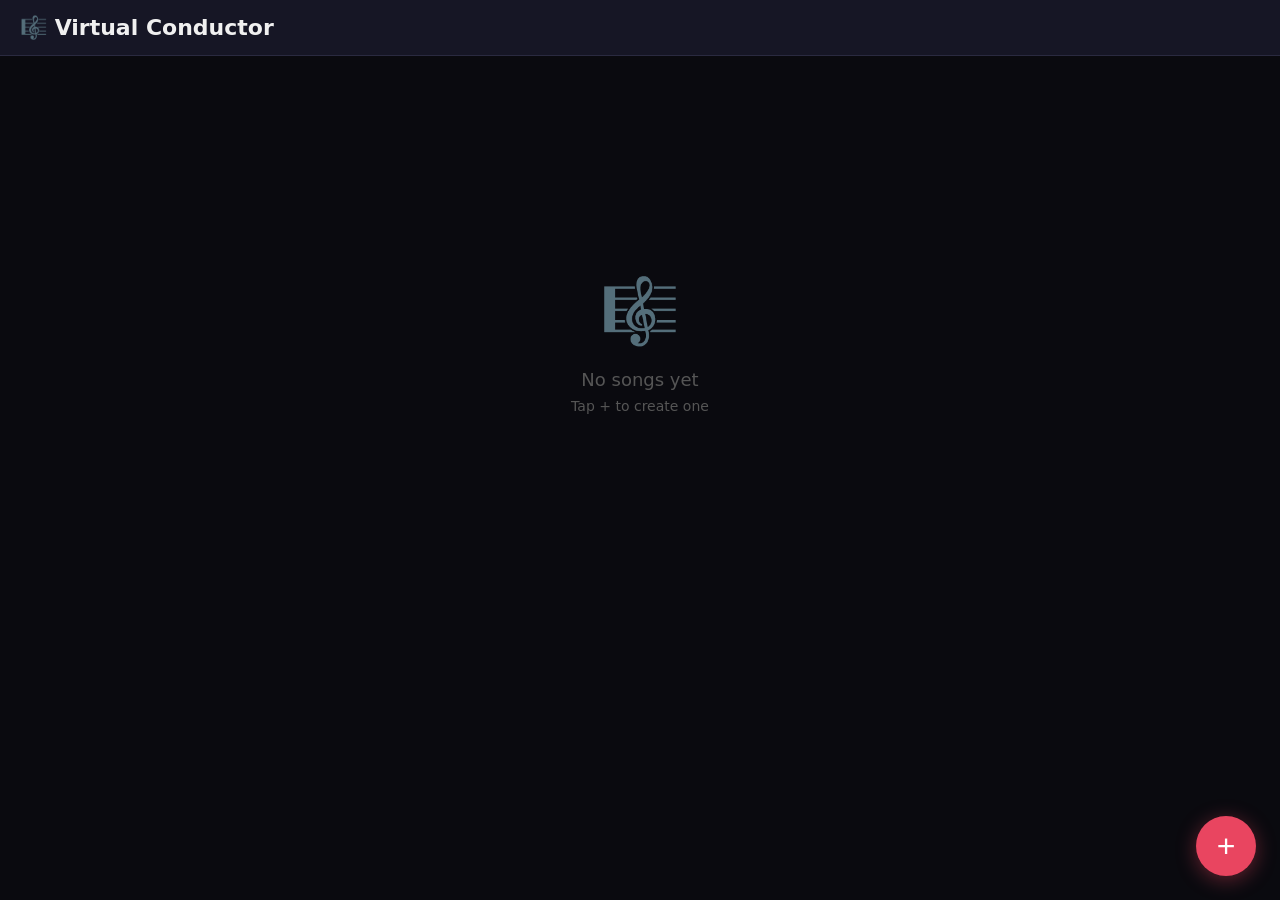
<file: metronome/index.html>
<!DOCTYPE html>
<html lang="en">
<head>
  <meta charset="UTF-8">
  <meta name="viewport" content="width=device-width, initial-scale=1.0, maximum-scale=1.0, user-scalable=no, viewport-fit=cover">
  <meta name="apple-mobile-web-app-capable" content="yes">
  <meta name="apple-mobile-web-app-status-bar-style" content="black-translucent">
  <meta name="apple-mobile-web-app-title" content="Conductor">
  <meta name="theme-color" content="#0a0a0f">
  <link rel="manifest" href="manifest.json">
  <link rel="apple-touch-icon" href="icon.svg">
  <link rel="stylesheet" href="style.css">
  <title>Virtual Conductor</title>
</head>
<body>
  <div id="app">
    <!-- Song List View -->
    <div id="list-view" class="view active">
      <div class="view-header">
        <h1>🎼 Virtual Conductor</h1>
      </div>
      <div id="song-list" class="view-body"></div>
      <button id="new-song-btn" class="fab" title="New Song">+</button>
    </div>

    <!-- Editor View -->
    <div id="editor-view" class="view">
      <div class="view-header">
        <button id="editor-back-btn" class="hdr-btn">← Back</button>
        <h2 id="editor-title">Edit Song</h2>
        <button id="editor-play-btn" class="hdr-btn accent">▶ Perform</button>
      </div>
      <div id="editor-content" class="view-body"></div>
    </div>

    <!-- Performance View -->
    <div id="performance-view" class="view perf-view">
      <div class="perf-controls">
        <button id="perf-close-btn" class="perf-ctrl-btn">✕</button>
        <div class="perf-ctrl-tags">
          <span id="perf-song-name" class="perf-tag song-name"></span>
          <span class="perf-tag-sep">·</span>
          <span id="perf-song-duration" class="perf-tag"></span>
          <span class="perf-tag-sep">·</span>
          <span id="perf-key" class="perf-tag key"></span>
          <span id="perf-time-sig" class="perf-tag"></span>
          <span id="perf-tempo-display" class="perf-tag tempo"></span>
          <button id="perf-audio-toggle" class="perf-audio-btn">🔇</button>
        </div>
      </div>

      <div class="perf-main">
        <!-- Row 1: Section + Current Bar side by side -->
        <div class="perf-row-top">
          <div id="perf-section-box" class="section-box">
            <div id="perf-section-letter" class="section-letter">—</div>
            <div id="perf-section-label" class="section-label"></div>
          </div>
          <div id="perf-bar-box" class="bar-box">
            <div id="perf-bar-number" class="bar-number">—</div>

          </div>
        </div>

        <!-- Row 2: Beat indicators -->
        <div id="perf-beats-container" class="perf-row-beats"></div>

        <!-- Row 3: Warning banner -->
        <div id="perf-warning" class="perf-row-warning hidden"></div>
      </div>

      <div class="perf-footer">
        <div class="perf-scrubber">
          <input type="range" id="perf-scrub" min="1" max="1" value="1" step="1" class="perf-scrub-input">
          <div id="perf-scrub-label" class="perf-scrub-label">Bar 1</div>
        </div>
        <div class="perf-transport">
          <button id="perf-restart-btn" class="transport-btn" title="Restart">⏮</button>
          <button id="perf-stop-btn" class="transport-btn" title="Stop">⏹</button>
          <button id="perf-play-toggle" class="transport-btn play-btn" title="Play">▶</button>
        </div>
        <div id="perf-next-info" class="perf-next"></div>
      </div>


    </div>
  </div>
  <script src="app.js"></script>
</body>
</html>
</file>
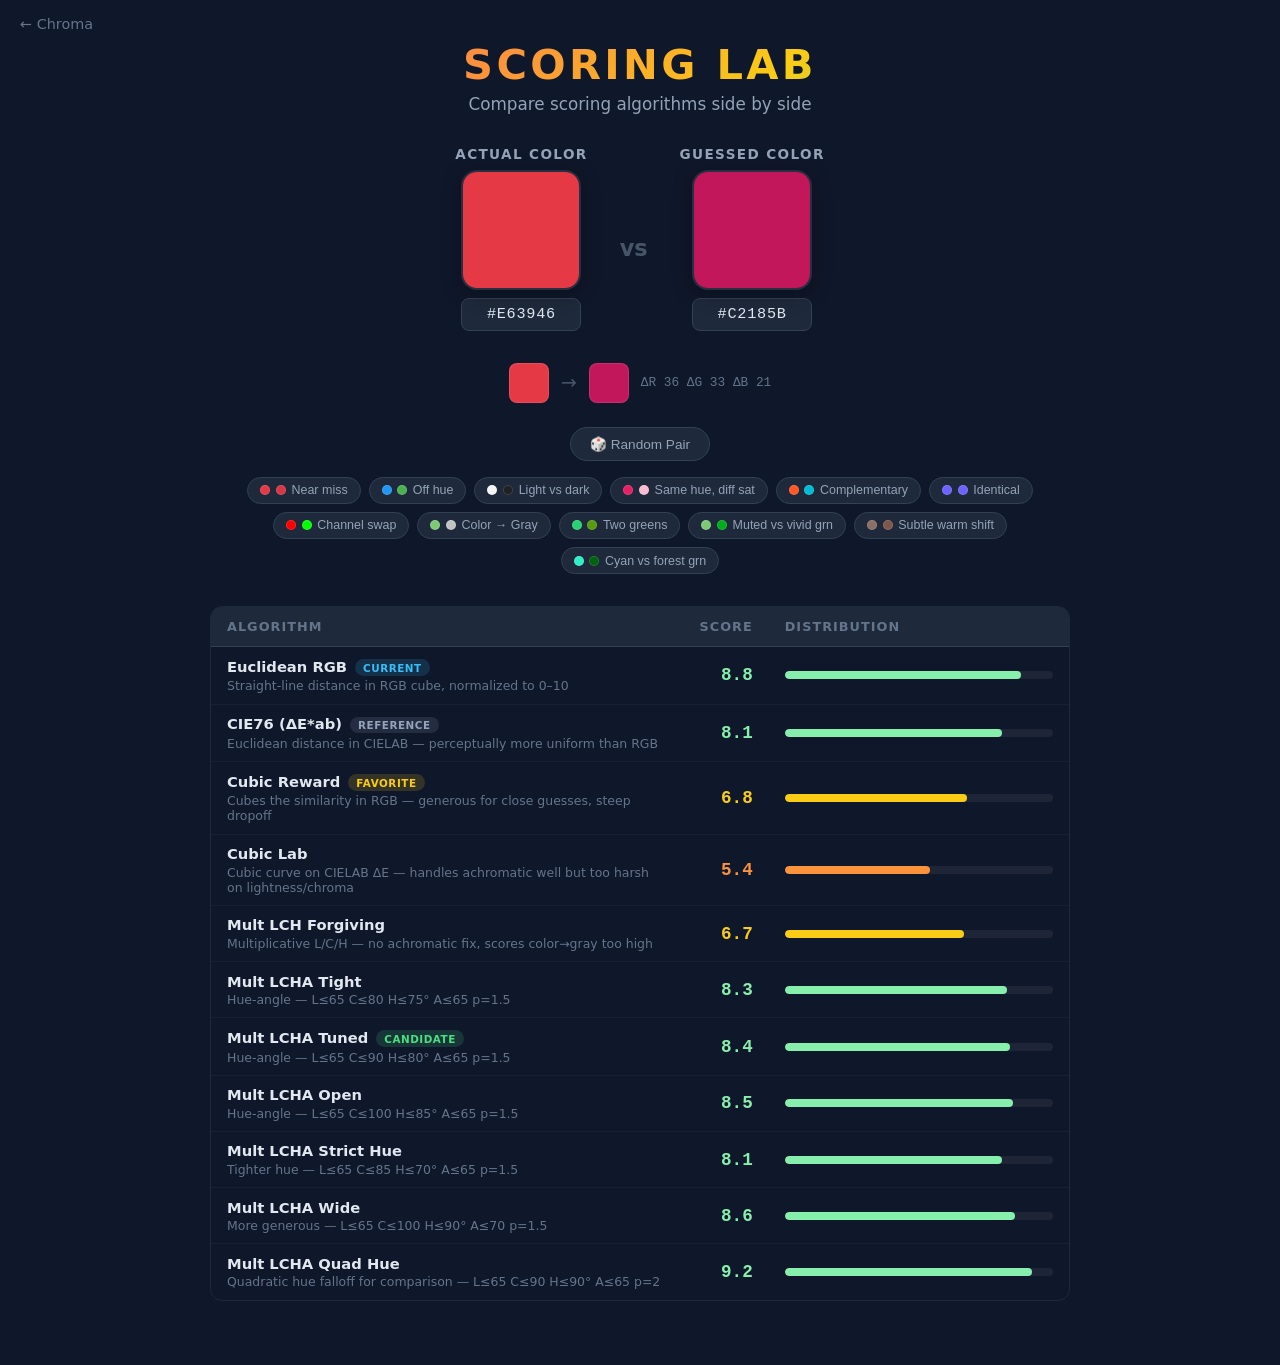
<file: chroma/scoring/index.html>
<!DOCTYPE html>
<html lang="en">
<head>
  <meta charset="UTF-8">
  <meta name="viewport" content="width=device-width, initial-scale=1.0">
  <title>Chroma — Scoring Lab</title>
  <style>
    *, *::before, *::after { box-sizing: border-box; margin: 0; padding: 0; }

    body {
      font-family: 'Segoe UI', system-ui, -apple-system, sans-serif;
      background: #0f172a;
      color: #e2e8f0;
      min-height: 100vh;
      display: flex;
      flex-direction: column;
      align-items: center;
      padding: 2.5rem 1rem 4rem;
    }

    .back-link {
      position: fixed;
      top: 1rem;
      left: 1.25rem;
      color: #64748b;
      text-decoration: none;
      font-size: 0.9rem;
      transition: color 0.2s;
      z-index: 10;
    }
    .back-link:hover { color: #e2e8f0; }

    .container {
      max-width: 860px;
      width: 100%;
    }

    header {
      text-align: center;
      margin-bottom: 2rem;
    }

    h1 {
      font-size: 2.6rem;
      font-weight: 800;
      letter-spacing: 0.08em;
      background: linear-gradient(135deg, #f87171, #fb923c, #facc15, #4ade80, #38bdf8, #a78bfa, #f472b6);
      background-size: 200% 200%;
      animation: gradientShift 6s ease infinite;
      -webkit-background-clip: text;
      -webkit-text-fill-color: transparent;
      background-clip: text;
      margin-bottom: 0.3rem;
    }

    @keyframes gradientShift {
      0%, 100% { background-position: 0% 50%; }
      50% { background-position: 100% 50%; }
    }

    .subtitle {
      color: #94a3b8;
      font-size: 1.05rem;
    }

    /* ── Color Pickers ── */
    .picker-row {
      display: flex;
      align-items: center;
      justify-content: center;
      gap: 2rem;
      margin: 2rem 0;
      flex-wrap: wrap;
    }

    .picker-group {
      display: flex;
      flex-direction: column;
      align-items: center;
      gap: 0.5rem;
    }

    .picker-label {
      font-size: 0.85rem;
      color: #94a3b8;
      text-transform: uppercase;
      letter-spacing: 0.1em;
      font-weight: 600;
    }

    .swatch-wrapper {
      position: relative;
      width: 120px;
      height: 120px;
      border-radius: 1rem;
      overflow: hidden;
      border: 2px solid rgba(255,255,255,0.1);
      box-shadow: 0 4px 20px rgba(0,0,0,0.3);
      cursor: pointer;
    }

    .swatch-wrapper input[type="color"] {
      position: absolute;
      inset: 0;
      width: 100%;
      height: 100%;
      border: none;
      padding: 0;
      cursor: pointer;
      background: none;
    }
    .swatch-wrapper input[type="color"]::-webkit-color-swatch-wrapper { padding: 0; }
    .swatch-wrapper input[type="color"]::-webkit-color-swatch { border: none; }
    .swatch-wrapper input[type="color"]::-moz-color-swatch { border: none; }

    .hex-input {
      width: 120px;
      text-align: center;
      padding: 0.4rem 0.5rem;
      border-radius: 0.5rem;
      border: 1px solid #334155;
      background: #1e293b;
      color: #e2e8f0;
      font-family: 'Cascadia Code', 'Fira Code', 'Consolas', monospace;
      font-size: 0.95rem;
      letter-spacing: 0.05em;
    }
    .hex-input:focus {
      outline: none;
      border-color: #38bdf8;
      box-shadow: 0 0 0 2px rgba(56,189,248,0.25);
    }

    .vs-label {
      font-size: 1.4rem;
      font-weight: 700;
      color: #475569;
      align-self: center;
      margin-top: 1.2rem;
    }

    .delta-preview {
      display: flex;
      align-items: center;
      justify-content: center;
      gap: 0.75rem;
      margin-bottom: 1.5rem;
    }

    .delta-swatch {
      width: 40px;
      height: 40px;
      border-radius: 0.5rem;
      border: 1px solid rgba(255,255,255,0.1);
    }

    .delta-arrow {
      color: #475569;
      font-size: 1.2rem;
    }

    .delta-info {
      color: #64748b;
      font-family: 'Cascadia Code', 'Fira Code', 'Consolas', monospace;
      font-size: 0.8rem;
    }

    /* ── Presets ── */
    .presets {
      display: flex;
      flex-wrap: wrap;
      gap: 0.5rem;
      justify-content: center;
      margin-bottom: 2rem;
    }

    .preset-btn {
      display: flex;
      align-items: center;
      gap: 0.35rem;
      padding: 0.35rem 0.75rem;
      border-radius: 2rem;
      border: 1px solid #334155;
      background: #1e293b;
      color: #94a3b8;
      font-size: 0.78rem;
      cursor: pointer;
      transition: all 0.2s;
    }
    .preset-btn:hover {
      border-color: #475569;
      color: #e2e8f0;
      background: #334155;
    }

    .preset-dot {
      width: 10px;
      height: 10px;
      border-radius: 50%;
      border: 1px solid rgba(255,255,255,0.15);
    }

    /* ── Results Table ── */
    .results {
      width: 100%;
      border-collapse: separate;
      border-spacing: 0;
      border-radius: 0.75rem;
      overflow: hidden;
      border: 1px solid #1e293b;
    }

    .results thead th {
      background: #1e293b;
      padding: 0.75rem 1rem;
      text-align: left;
      font-size: 0.8rem;
      text-transform: uppercase;
      letter-spacing: 0.08em;
      color: #64748b;
      font-weight: 600;
      border-bottom: 1px solid #334155;
    }

    .results thead th:nth-child(2) { text-align: right; }

    .results tbody tr {
      transition: background 0.15s;
    }
    .results tbody tr:hover {
      background: rgba(56,189,248,0.04);
    }

    .results tbody td {
      padding: 0.65rem 1rem;
      border-bottom: 1px solid rgba(255,255,255,0.04);
      vertical-align: middle;
    }

    .results tbody tr:last-child td {
      border-bottom: none;
    }

    .algo-name {
      font-weight: 600;
      color: #e2e8f0;
      font-size: 0.92rem;
    }

    .algo-tag {
      display: inline-block;
      padding: 0.15rem 0.5rem;
      border-radius: 1rem;
      font-size: 0.65rem;
      font-weight: 600;
      text-transform: uppercase;
      letter-spacing: 0.05em;
      margin-left: 0.5rem;
      vertical-align: middle;
    }

    .tag-current {
      background: rgba(56,189,248,0.15);
      color: #38bdf8;
    }

    .tag-favorite {
      background: rgba(250,204,21,0.15);
      color: #facc15;
    }

    .tag-reference {
      background: rgba(148,163,184,0.15);
      color: #94a3b8;
    }

    .tag-candidate {
      background: rgba(74,222,128,0.15);
      color: #4ade80;
    }

    .algo-desc {
      color: #64748b;
      font-size: 0.78rem;
      margin-top: 0.15rem;
    }

    .score-cell {
      text-align: right;
      font-family: 'Cascadia Code', 'Fira Code', 'Consolas', monospace;
      font-size: 1.1rem;
      font-weight: 700;
      min-width: 60px;
    }

    .bar-cell {
      width: 35%;
    }

    .bar-track {
      width: 100%;
      height: 8px;
      background: rgba(255,255,255,0.06);
      border-radius: 4px;
      overflow: hidden;
    }

    .bar-fill {
      height: 100%;
      border-radius: 4px;
      transition: width 0.4s ease, background 0.4s ease;
    }

    /* Score colors */
    .score-perfect { color: #4ade80; }
    .score-great   { color: #86efac; }
    .score-good    { color: #facc15; }
    .score-ok      { color: #fb923c; }
    .score-poor    { color: #f87171; }

    .bar-perfect { background: #4ade80; }
    .bar-great   { background: #86efac; }
    .bar-good    { background: #facc15; }
    .bar-ok      { background: #fb923c; }
    .bar-poor    { background: #f87171; }

    /* ── Responsive ── */
    @media (max-width: 640px) {
      h1 { font-size: 2rem; }
      .swatch-wrapper { width: 90px; height: 90px; }
      .hex-input { width: 90px; }
      .picker-row { gap: 1rem; }
      .results thead th, .results tbody td { padding: 0.5rem 0.6rem; }
      .algo-desc { display: none; }
      .bar-cell { width: 25%; }
    }

    /* ── Randomize button ── */
    .randomize-btn {
      display: inline-flex;
      align-items: center;
      gap: 0.4rem;
      padding: 0.5rem 1.2rem;
      border-radius: 2rem;
      border: 1px solid #334155;
      background: #1e293b;
      color: #94a3b8;
      font-size: 0.85rem;
      cursor: pointer;
      transition: all 0.2s;
      margin-bottom: 1rem;
    }
    .randomize-btn:hover {
      border-color: #38bdf8;
      color: #e2e8f0;
      background: rgba(56,189,248,0.1);
    }
  </style>
</head>
<body>
  <a href="../" class="back-link">← Chroma</a>
  <div class="container">
    <header>
      <h1>SCORING LAB</h1>
      <p class="subtitle">Compare scoring algorithms side by side</p>
    </header>

    <div class="picker-row">
      <div class="picker-group">
        <span class="picker-label">Actual Color</span>
        <div class="swatch-wrapper">
          <input type="color" id="colorActual" value="#E63946">
        </div>
        <input type="text" class="hex-input" id="hexActual" value="#E63946" maxlength="7" spellcheck="false">
      </div>
      <span class="vs-label">vs</span>
      <div class="picker-group">
        <span class="picker-label">Guessed Color</span>
        <div class="swatch-wrapper">
          <input type="color" id="colorGuess" value="#C2185B">
        </div>
        <input type="text" class="hex-input" id="hexGuess" value="#C2185B" maxlength="7" spellcheck="false">
      </div>
    </div>

    <div class="delta-preview" id="deltaPreview"></div>

    <div style="text-align:center">
      <button class="randomize-btn" id="randomizeBtn">🎲 Random Pair</button>
    </div>

    <div class="presets" id="presets"></div>

    <table class="results" id="resultsTable">
      <thead>
        <tr>
          <th>Algorithm</th>
          <th>Score</th>
          <th class="bar-cell">Distribution</th>
        </tr>
      </thead>
      <tbody id="resultsBody"></tbody>
    </table>
  </div>

  <script>
    // ════════════════════════════════════════════
    //  Color conversion helpers
    // ════════════════════════════════════════════

    function hexToRgb(hex) {
      hex = hex.replace('#', '');
      if (hex.length === 3) hex = hex[0]+hex[0]+hex[1]+hex[1]+hex[2]+hex[2];
      return [
        parseInt(hex.substring(0, 2), 16),
        parseInt(hex.substring(2, 4), 16),
        parseInt(hex.substring(4, 6), 16)
      ];
    }

    function rgbToHex(r, g, b) {
      return '#' + [r, g, b].map(c => c.toString(16).padStart(2, '0')).join('').toUpperCase();
    }

    // sRGB → linear
    function srgbToLinear(c) {
      c /= 255;
      return c <= 0.04045 ? c / 12.92 : Math.pow((c + 0.055) / 1.055, 2.4);
    }

    // RGB → XYZ (D65)
    function rgbToXyz(rgb) {
      const r = srgbToLinear(rgb[0]);
      const g = srgbToLinear(rgb[1]);
      const b = srgbToLinear(rgb[2]);
      return [
        0.4124564 * r + 0.3575761 * g + 0.1804375 * b,
        0.2126729 * r + 0.7151522 * g + 0.0721750 * b,
        0.0193339 * r + 0.1191920 * g + 0.9503041 * b
      ];
    }

    // XYZ → CIELAB
    function xyzToLab(xyz) {
      const Xn = 0.95047, Yn = 1.00000, Zn = 1.08883;
      const f = t => t > 0.008856 ? Math.cbrt(t) : (903.3 * t + 16) / 116;
      const fx = f(xyz[0] / Xn);
      const fy = f(xyz[1] / Yn);
      const fz = f(xyz[2] / Zn);
      return [
        116 * fy - 16,
        500 * (fx - fy),
        200 * (fy - fz)
      ];
    }

    function rgbToLab(rgb) {
      return xyzToLab(rgbToXyz(rgb));
    }

    function rgbToHsl(rgb) {
      const r = rgb[0] / 255, g = rgb[1] / 255, b = rgb[2] / 255;
      const max = Math.max(r, g, b), min = Math.min(r, g, b);
      let h, s, l = (max + min) / 2;
      if (max === min) {
        h = s = 0;
      } else {
        const d = max - min;
        s = l > 0.5 ? d / (2 - max - min) : d / (max + min);
        switch (max) {
          case r: h = ((g - b) / d + (g < b ? 6 : 0)) / 6; break;
          case g: h = ((b - r) / d + 2) / 6; break;
          case b: h = ((r - g) / d + 4) / 6; break;
        }
      }
      return [h * 360, s, l];
    }

    // ════════════════════════════════════════════
    //  CIEDE2000 implementation
    // ════════════════════════════════════════════

    function ciede2000(lab1, lab2) {
      const [L1, a1, b1] = lab1;
      const [L2, a2, b2] = lab2;
      const rad = Math.PI / 180, deg = 180 / Math.PI;

      const C1 = Math.sqrt(a1 * a1 + b1 * b1);
      const C2 = Math.sqrt(a2 * a2 + b2 * b2);
      const Cab = (C1 + C2) / 2;
      const Cab7 = Math.pow(Cab, 7);
      const G = 0.5 * (1 - Math.sqrt(Cab7 / (Cab7 + Math.pow(25, 7))));
      const ap1 = a1 * (1 + G), ap2 = a2 * (1 + G);
      const Cp1 = Math.sqrt(ap1 * ap1 + b1 * b1);
      const Cp2 = Math.sqrt(ap2 * ap2 + b2 * b2);

      let hp1 = Math.atan2(b1, ap1) * deg; if (hp1 < 0) hp1 += 360;
      let hp2 = Math.atan2(b2, ap2) * deg; if (hp2 < 0) hp2 += 360;

      const dLp = L2 - L1;
      const dCp = Cp2 - Cp1;
      let dhp;
      if (Cp1 * Cp2 === 0) dhp = 0;
      else if (Math.abs(hp2 - hp1) <= 180) dhp = hp2 - hp1;
      else if (hp2 - hp1 > 180) dhp = hp2 - hp1 - 360;
      else dhp = hp2 - hp1 + 360;
      const dHp = 2 * Math.sqrt(Cp1 * Cp2) * Math.sin(dhp / 2 * rad);

      const Lp = (L1 + L2) / 2;
      const Cp = (Cp1 + Cp2) / 2;
      let hp;
      if (Cp1 * Cp2 === 0) hp = hp1 + hp2;
      else if (Math.abs(hp1 - hp2) <= 180) hp = (hp1 + hp2) / 2;
      else if (hp1 + hp2 < 360) hp = (hp1 + hp2 + 360) / 2;
      else hp = (hp1 + hp2 - 360) / 2;

      const T = 1
        - 0.17 * Math.cos((hp - 30) * rad)
        + 0.24 * Math.cos(2 * hp * rad)
        + 0.32 * Math.cos((3 * hp + 6) * rad)
        - 0.20 * Math.cos((4 * hp - 63) * rad);

      const Lp50 = (Lp - 50) * (Lp - 50);
      const SL = 1 + 0.015 * Lp50 / Math.sqrt(20 + Lp50);
      const SC = 1 + 0.045 * Cp;
      const SH = 1 + 0.015 * Cp * T;

      const Cp7 = Math.pow(Cp, 7);
      const RT = -2 * Math.sqrt(Cp7 / (Cp7 + Math.pow(25, 7)))
        * Math.sin(60 * Math.exp(-Math.pow((hp - 275) / 25, 2)) * rad);

      return Math.sqrt(
        (dLp / SL) ** 2 + (dCp / SC) ** 2 + (dHp / SH) ** 2
        + RT * (dCp / SC) * (dHp / SH)
      );
    }

    // ════════════════════════════════════════════
    //  Multiplicative LCH helpers
    // ════════════════════════════════════════════

    function multLCH(actual, guess, Lmax, Cmax, Hmax) {
      const lab1 = rgbToLab(actual), lab2 = rgbToLab(guess);
      const dL = Math.abs(lab1[0] - lab2[0]);
      const C1 = Math.sqrt(lab1[1] * lab1[1] + lab1[2] * lab1[2]);
      const C2 = Math.sqrt(lab2[1] * lab2[1] + lab2[2] * lab2[2]);
      const dC = Math.abs(C1 - C2);
      const da = lab1[1] - lab2[1], db = lab1[2] - lab2[2];
      const dH = Math.sqrt(Math.max(0, da * da + db * db - (C1 - C2) * (C1 - C2)));
      const sL = Math.max(0, 1 - (dL / Lmax) * (dL / Lmax));
      const sC = Math.max(0, 1 - (dC / Cmax) * (dC / Cmax));
      const sH = Math.max(0, 1 - (dH / Hmax) * (dH / Hmax));
      return Math.round(sL * sC * sH * 100) / 10;
    }

    // Achromatic-aware with hue ANGLE (not chord distance).
    // Using hue angle properly separates "two similar greens" from
    // "green vs brown" — chord-based dH conflates them because it
    // scales by chroma. Separate achromatic penalty for color→gray.
    function multLCHA(actual, guess, Lmax, Cmax, HmaxDeg, Amax, achromThresh, pH) {
      const lab1 = rgbToLab(actual), lab2 = rgbToLab(guess);
      const dL = Math.abs(lab1[0] - lab2[0]);
      const C1 = Math.sqrt(lab1[1] * lab1[1] + lab1[2] * lab1[2]);
      const C2 = Math.sqrt(lab2[1] * lab2[1] + lab2[2] * lab2[2]);
      const dC = Math.abs(C1 - C2);
      // Hue angle difference in degrees
      const h1 = Math.atan2(lab1[2], lab1[1]) * 180 / Math.PI;
      const h2 = Math.atan2(lab2[2], lab2[1]) * 180 / Math.PI;
      let dHue = Math.abs(h1 - h2);
      if (dHue > 180) dHue = 360 - dHue;
      // Achromatic handling: when chroma < threshold, hue is undefined
      const achrom = Math.max(
        Math.max(0, 1 - C1 / achromThresh),
        Math.max(0, 1 - C2 / achromThresh)
      );
      const achromDist = Math.max(C1, C2) * achrom;
      const sL = Math.max(0, 1 - (dL / Lmax) * (dL / Lmax));
      const sC = Math.max(0, 1 - (dC / Cmax) * (dC / Cmax));
      const sH = Math.max(0, 1 - Math.pow(dHue / HmaxDeg, pH));
      const sA = Math.max(0, 1 - (achromDist / Amax) * (achromDist / Amax));
      return Math.round(sL * sC * sH * sA * 100) / 10;
    }

    // ════════════════════════════════════════════
    //  Scoring algorithms
    // ════════════════════════════════════════════

    const MAX_RGB_DIST = Math.sqrt(255 * 255 * 3); // ~441.67

    const algorithms = [
      {
        id: 'euclidean-rgb',
        name: 'Euclidean RGB',
        tag: 'current',
        desc: 'Straight-line distance in RGB cube, normalized to 0–10',
        score(actual, guess) {
          const dr = actual[0] - guess[0];
          const dg = actual[1] - guess[1];
          const db = actual[2] - guess[2];
          const dist = Math.sqrt(dr * dr + dg * dg + db * db);
          return Math.round(10 * (1 - dist / MAX_RGB_DIST) * 10) / 10;
        }
      },
      {
        id: 'cie76',
        name: 'CIE76 (ΔE*ab)',
        tag: 'reference',
        desc: 'Euclidean distance in CIELAB — perceptually more uniform than RGB',
        score(actual, guess) {
          const lab1 = rgbToLab(actual), lab2 = rgbToLab(guess);
          const dL = lab1[0] - lab2[0];
          const da = lab1[1] - lab2[1];
          const db = lab1[2] - lab2[2];
          const dE = Math.sqrt(dL * dL + da * da + db * db);
          return Math.round(10 * Math.max(0, 1 - dE / 150) * 10) / 10;
        }
      },
      {
        id: 'cubic-reward',
        name: 'Cubic Reward',
        tag: 'favorite',
        desc: 'Cubes the similarity in RGB — generous for close guesses, steep dropoff',
        score(actual, guess) {
          const dr = actual[0] - guess[0];
          const dg = actual[1] - guess[1];
          const db = actual[2] - guess[2];
          const dist = Math.sqrt(dr * dr + dg * dg + db * db);
          const sim = 1 - dist / MAX_RGB_DIST;
          return Math.round(sim * sim * sim * 100) / 10;
        }
      },
      {
        id: 'cubic-lab',
        name: 'Cubic Lab',
        desc: 'Cubic curve on CIELAB ΔE — handles achromatic well but too harsh on lightness/chroma',
        score(actual, guess) {
          const lab1 = rgbToLab(actual), lab2 = rgbToLab(guess);
          const dL = lab1[0] - lab2[0];
          const da = lab1[1] - lab2[1];
          const db = lab1[2] - lab2[2];
          const dE = Math.sqrt(dL * dL + da * da + db * db);
          const sim = Math.max(0, 1 - dE / 150);
          return Math.round(sim * sim * sim * 100) / 10;
        }
      },
      {
        id: 'mult-lch-forgiving',
        name: 'Mult LCH Forgiving',
        desc: 'Multiplicative L/C/H — no achromatic fix, scores color→gray too high',
        score(actual, guess) {
          return multLCH(actual, guess, 84, 130, 45);
        }
      },
      {
        id: 'mult-lcha-tight',
        name: 'Mult LCHA Tight',
        desc: 'Hue-angle — L≤65 C≤80 H≤75° A≤65 p=1.5',
        score(actual, guess) {
          return multLCHA(actual, guess, 65, 80, 75, 65, 10, 1.5);
        }
      },
      {
        id: 'mult-lcha-tuned',
        name: 'Mult LCHA Tuned',
        tag: 'candidate',
        desc: 'Hue-angle — L≤65 C≤90 H≤80° A≤65 p=1.5',
        score(actual, guess) {
          return multLCHA(actual, guess, 65, 90, 80, 65, 10, 1.5);
        }
      },
      {
        id: 'mult-lcha-open',
        name: 'Mult LCHA Open',
        desc: 'Hue-angle — L≤65 C≤100 H≤85° A≤65 p=1.5',
        score(actual, guess) {
          return multLCHA(actual, guess, 65, 100, 85, 65, 10, 1.5);
        }
      },
      {
        id: 'mult-lcha-strict-hue',
        name: 'Mult LCHA Strict Hue',
        desc: 'Tighter hue — L≤65 C≤85 H≤70° A≤65 p=1.5',
        score(actual, guess) {
          return multLCHA(actual, guess, 65, 85, 70, 65, 10, 1.5);
        }
      },
      {
        id: 'mult-lcha-wide',
        name: 'Mult LCHA Wide',
        desc: 'More generous — L≤65 C≤100 H≤90° A≤70 p=1.5',
        score(actual, guess) {
          return multLCHA(actual, guess, 65, 100, 90, 70, 10, 1.5);
        }
      },
      {
        id: 'mult-lcha-quad',
        name: 'Mult LCHA Quad Hue',
        desc: 'Quadratic hue falloff for comparison — L≤65 C≤90 H≤90° A≤65 p=2',
        score(actual, guess) {
          return multLCHA(actual, guess, 65, 90, 90, 65, 10, 2);
        }
      }
    ];

    // ════════════════════════════════════════════
    //  Score class helpers
    // ════════════════════════════════════════════

    function scoreClass(s) {
      if (s >= 9.5) return 'perfect';
      if (s >= 8) return 'great';
      if (s >= 6) return 'good';
      if (s >= 4) return 'ok';
      return 'poor';
    }

    // ════════════════════════════════════════════
    //  UI wiring
    // ════════════════════════════════════════════

    const $colorActual = document.getElementById('colorActual');
    const $hexActual   = document.getElementById('hexActual');
    const $colorGuess  = document.getElementById('colorGuess');
    const $hexGuess    = document.getElementById('hexGuess');
    const $body        = document.getElementById('resultsBody');
    const $delta       = document.getElementById('deltaPreview');

    // Sync color pickers ↔ hex inputs
    $colorActual.addEventListener('input', () => {
      $hexActual.value = $colorActual.value.toUpperCase();
      update();
    });
    $colorGuess.addEventListener('input', () => {
      $hexGuess.value = $colorGuess.value.toUpperCase();
      update();
    });
    $hexActual.addEventListener('input', () => {
      const v = $hexActual.value.startsWith('#') ? $hexActual.value : '#' + $hexActual.value;
      if (/^#[0-9A-Fa-f]{6}$/.test(v)) { $colorActual.value = v; update(); }
    });
    $hexGuess.addEventListener('input', () => {
      const v = $hexGuess.value.startsWith('#') ? $hexGuess.value : '#' + $hexGuess.value;
      if (/^#[0-9A-Fa-f]{6}$/.test(v)) { $colorGuess.value = v; update(); }
    });

    // Presets
    const presets = [
      { label: 'Near miss',           actual: '#E63946', guess: '#D93545' },
      { label: 'Off hue',             actual: '#2196F3', guess: '#4CAF50' },
      { label: 'Light vs dark',       actual: '#F5F5F5', guess: '#212121' },
      { label: 'Same hue, diff sat',  actual: '#E91E63', guess: '#F8BBD0' },
      { label: 'Complementary',       actual: '#FF5722', guess: '#00BCD4' },
      { label: 'Identical',           actual: '#6C63FF', guess: '#6C63FF' },
      { label: 'Channel swap',        actual: '#FF0000', guess: '#00FF00' },
      { label: 'Color → Gray',        actual: '#7DCA75', guess: '#C2C2C2' },
      { label: 'Two greens',          actual: '#27D270', guess: '#579C0F' },
      { label: 'Muted vs vivid grn',  actual: '#7DCA75', guess: '#00AD1D' },
      { label: 'Subtle warm shift',   actual: '#8D6E63', guess: '#7E5749' },
      { label: 'Cyan vs forest grn', actual: '#2EEFC7', guess: '#006110' },
    ];

    const $presets = document.getElementById('presets');
    presets.forEach(p => {
      const btn = document.createElement('button');
      btn.className = 'preset-btn';
      btn.innerHTML = `<span class="preset-dot" style="background:${p.actual}"></span>`
        + `<span class="preset-dot" style="background:${p.guess}"></span> ${p.label}`;
      btn.addEventListener('click', () => {
        $colorActual.value = p.actual; $hexActual.value = p.actual;
        $colorGuess.value  = p.guess;  $hexGuess.value  = p.guess;
        update();
      });
      $presets.appendChild(btn);
    });

    // Randomize
    document.getElementById('randomizeBtn').addEventListener('click', () => {
      const rnd = () => '#' + Array.from({length: 6}, () => '0123456789ABCDEF'[Math.random()*16|0]).join('');
      const a = rnd(), g = rnd();
      $colorActual.value = a; $hexActual.value = a;
      $colorGuess.value  = g; $hexGuess.value  = g;
      update();
    });

    // ════════════════════════════════════════════
    //  Render
    // ════════════════════════════════════════════

    function update() {
      const actual = hexToRgb($colorActual.value);
      const guess  = hexToRgb($colorGuess.value);

      // Delta preview
      const rgbDiff = [
        Math.abs(actual[0] - guess[0]),
        Math.abs(actual[1] - guess[1]),
        Math.abs(actual[2] - guess[2])
      ];
      $delta.innerHTML = `
        <span class="delta-swatch" style="background:${$colorActual.value}"></span>
        <span class="delta-arrow">→</span>
        <span class="delta-swatch" style="background:${$colorGuess.value}"></span>
        <span class="delta-info">ΔR ${rgbDiff[0]}  ΔG ${rgbDiff[1]}  ΔB ${rgbDiff[2]}</span>
      `;

      // Score table
      $body.innerHTML = algorithms.map(algo => {
        const s = algo.score(actual, guess);
        const cls = scoreClass(s);
        const tag = algo.tag
          ? `<span class="algo-tag tag-${algo.tag}">${algo.tag}</span>` : '';
        return `<tr>
          <td>
            <div class="algo-name">${algo.name}${tag}</div>
            <div class="algo-desc">${algo.desc}</div>
          </td>
          <td class="score-cell score-${cls}">${s.toFixed(1)}</td>
          <td class="bar-cell">
            <div class="bar-track">
              <div class="bar-fill bar-${cls}" style="width:${s * 10}%"></div>
            </div>
          </td>
        </tr>`;
      }).join('');
    }

    // Initial render
    update();
  </script>
</body>
</html>
</file>
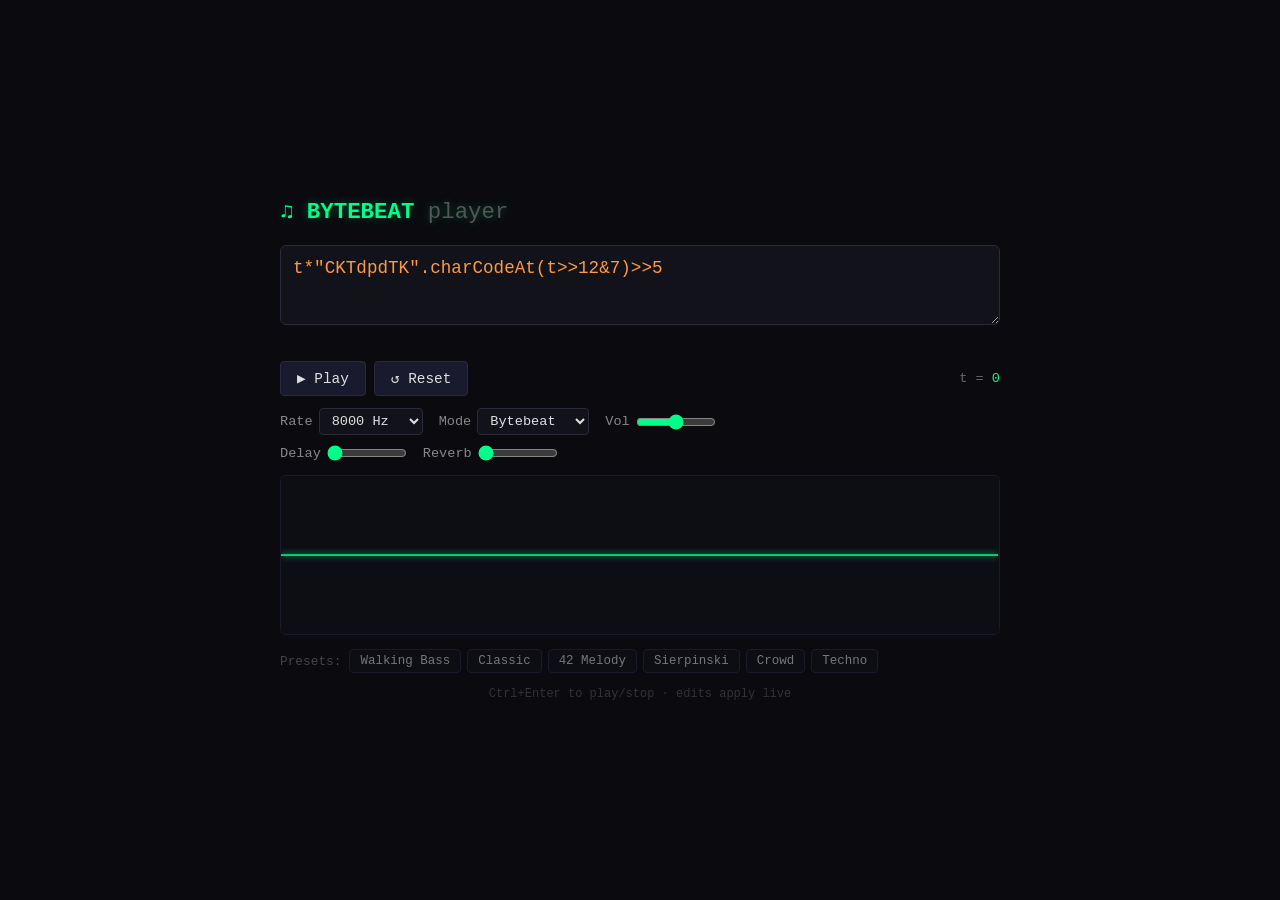
<file: bytebeat/bytebeat.html>
<!DOCTYPE html>
<html lang="en">
<head>
<meta charset="UTF-8">
<meta name="viewport" content="width=device-width, initial-scale=1.0">
<title>Bytebeat Player</title>
<style>
  * { margin: 0; padding: 0; box-sizing: border-box; }

  body {
    font-family: 'Courier New', monospace;
    background: #0a0a0f;
    color: #e0e0e0;
    min-height: 100vh;
    display: flex;
    justify-content: center;
    align-items: center;
    padding: 20px;
  }

  .container { width: 100%; max-width: 720px; }

  h1 {
    font-size: 1.4rem;
    margin-bottom: 20px;
    color: #00ff88;
    text-shadow: 0 0 10px rgba(0,255,136,0.3);
  }
  h1 span { color: #555; font-weight: normal; }

  .editor {
    width: 100%;
    height: 80px;
    background: #12121a;
    border: 1px solid #2a2a3a;
    border-radius: 6px;
    color: #ff9944;
    font-family: 'Courier New', monospace;
    font-size: 1.1rem;
    padding: 12px;
    resize: vertical;
    outline: none;
    tab-size: 2;
  }
  .editor:focus {
    border-color: #00ff88;
    box-shadow: 0 0 8px rgba(0,255,136,0.15);
  }

  .error {
    color: #ff4444;
    font-size: 0.8rem;
    min-height: 1.2em;
    margin-top: 4px;
  }

  .controls {
    display: flex;
    align-items: center;
    gap: 8px;
    margin: 12px 0;
    flex-wrap: wrap;
  }

  button {
    background: #1a1a2e;
    border: 1px solid #2a2a3a;
    color: #e0e0e0;
    padding: 8px 16px;
    border-radius: 4px;
    cursor: pointer;
    font-family: inherit;
    font-size: 0.9rem;
    transition: all 0.15s;
  }
  button:hover { border-color: #00ff88; color: #00ff88; }
  button.active { background: #00ff88; color: #0a0a0f; border-color: #00ff88; }

  .counter {
    margin-left: auto;
    font-size: 0.85rem;
    color: #666;
  }
  .counter span { color: #00ff88; }

  .params {
    display: flex;
    align-items: center;
    gap: 16px;
    margin: 10px 0;
    flex-wrap: wrap;
    font-size: 0.85rem;
    color: #888;
  }
  .param-group { display: flex; align-items: center; gap: 6px; }

  select {
    background: #12121a;
    border: 1px solid #2a2a3a;
    color: #e0e0e0;
    border-radius: 4px;
    padding: 4px 8px;
    font-family: inherit;
    font-size: 0.85rem;
    outline: none;
  }
  select:focus { border-color: #00ff88; }

  input[type="range"] {
    width: 80px;
    accent-color: #00ff88;
    vertical-align: middle;
  }

  canvas {
    width: 100%;
    height: 160px;
    background: #0d0d14;
    border: 1px solid #1a1a2a;
    border-radius: 6px;
    margin: 14px 0;
    display: block;
  }

  .presets {
    display: flex;
    gap: 6px;
    flex-wrap: wrap;
    align-items: center;
  }
  .presets-label { color: #444; font-size: 0.8rem; padding-right: 2px; }
  .preset-btn {
    font-size: 0.78rem;
    padding: 4px 10px;
    background: #0d0d14;
    border-color: #1a1a2a;
    color: #777;
  }

  .hint {
    margin-top: 14px;
    font-size: 0.75rem;
    color: #333;
    text-align: center;
  }
</style>
</head>
<body>
<div class="container">
  <h1>&#9835; BYTEBEAT <span>player</span></h1>

  <textarea class="editor" id="editor" spellcheck="false">t*"CKTdpdTK".charCodeAt(t>>12&7)>>5</textarea>
  <div class="error" id="error"></div>

  <div class="controls">
    <button id="playBtn">&#9654; Play</button>
    <button id="resetBtn">&#8634; Reset</button>
    <div class="counter">t&nbsp;=&nbsp;<span id="tDisplay">0</span></div>
  </div>

  <div class="params">
    <div class="param-group">
      <label for="sampleRate">Rate</label>
      <select id="sampleRate">
        <option value="8000" selected>8000 Hz</option>
        <option value="11025">11025 Hz</option>
        <option value="22050">22050 Hz</option>
        <option value="44100">44100 Hz</option>
      </select>
    </div>
    <div class="param-group">
      <label for="mode">Mode</label>
      <select id="mode">
        <option value="byte" selected>Bytebeat</option>
        <option value="float">Floatbeat</option>
      </select>
    </div>
    <div class="param-group">
      <label for="volume">Vol</label>
      <input type="range" id="volume" min="0" max="100" value="50">
    </div>
  </div>

  <div class="params">
    <div class="param-group">
      <label for="delay">Delay</label>
      <input type="range" id="delay" min="0" max="100" value="0">
    </div>
    <div class="param-group">
      <label for="reverb">Reverb</label>
      <input type="range" id="reverb" min="0" max="100" value="0">
    </div>
  </div>

  <canvas id="scope"></canvas>

  <div class="presets">
    <span class="presets-label">Presets:</span>
  </div>

  <div class="hint">Ctrl+Enter to play/stop &middot; edits apply live</div>
</div>

<script>
const PRESETS = [
  { name: 'Walking Bass',  code: 't*"CKTdpdTK".charCodeAt(t>>12&7)>>5' },
  { name: 'Classic',       code: 't*((t>>12|t>>8)&63&t>>4)' },
  { name: '42 Melody',     code: 't*(42&t>>10)' },
  { name: 'Sierpinski',    code: 't&t>>8' },
  { name: 'Crowd',         code: '(t>>6|t|t>>(t>>16))*10+((t>>11)&7)' },
  { name: 'Techno',        code: 't*(t>>8*((t>>15)|(t>>8))&(20|(t>>19)*5>>t|(t>>3)))' },
];

// --- DOM refs ---
const editorEl    = document.getElementById('editor');
const errorEl     = document.getElementById('error');
const playBtn     = document.getElementById('playBtn');
const resetBtn    = document.getElementById('resetBtn');
const tDisplay    = document.getElementById('tDisplay');
const rateSelect  = document.getElementById('sampleRate');
const modeSelect  = document.getElementById('mode');
const volumeEl    = document.getElementById('volume');
const delayEl     = document.getElementById('delay');
const reverbEl    = document.getElementById('reverb');
const canvas      = document.getElementById('scope');
const ctx         = canvas.getContext('2d');
const presetsDiv  = document.querySelector('.presets');

// --- Build preset buttons ---
PRESETS.forEach((p, i) => {
  const btn = document.createElement('button');
  btn.className = 'preset-btn';
  btn.textContent = p.name;
  btn.addEventListener('click', () => loadPreset(i));
  presetsDiv.appendChild(btn);
});

// --- Audio state ---
let audioCtx   = null;
let scriptNode = null;
let gainNode   = null;
let delayNode  = null;
let delayGain  = null;
let reverbNode = null;
let reverbGain = null;
let dryGain    = null;
let playing    = false;
let tCounter   = 0;    // floating-point accumulator for precise resampling
let compiledFn = null;
let animId     = null;
const scopeBuf = new Float32Array(2048);

// --- Compile formula ---
function compile(code) {
  try {
    const fn = new Function('t', 'return ' + code);
    fn(0); // smoke test
    errorEl.textContent = '';
    return fn;
  } catch (e) {
    errorEl.textContent = e.message;
    return null;
  }
}

// --- Generate impulse response for reverb ---
function createImpulseResponse(ctx, channels, duration, decay) {
  const length = ctx.sampleRate * duration;
  const buffer = ctx.createBuffer(channels, length, ctx.sampleRate);
  for (let ch = 0; ch < channels; ch++) {
    const data = buffer.getChannelData(ch);
    for (let i = 0; i < length; i++) {
      data[i] = (Math.random() * 2 - 1) * Math.pow(1 - i / length, decay);
    }
  }
  return buffer;
}

// --- Playback ---
function play() {
  const fn = compile(editorEl.value);
  if (!fn) return;
  compiledFn = fn;

  audioCtx = new (window.AudioContext || window.webkitAudioContext)();
  const nativeRate = audioCtx.sampleRate;
  const byteRate   = parseInt(rateSelect.value);
  const bufSize    = 4096;

  scriptNode = audioCtx.createScriptProcessor(bufSize, 0, 1);
  gainNode   = audioCtx.createGain();
  gainNode.gain.value = volumeEl.value / 100;

  scriptNode.onaudioprocess = function(e) {
    const out   = e.outputBuffer.getChannelData(0);
    const ratio = byteRate / nativeRate;
    const isFloat = modeSelect.value === 'float';
    const fn = compiledFn;

    for (let i = 0; i < out.length; i++) {
      const sampleT = Math.floor(tCounter);
      let v;
      try { v = fn(sampleT); } catch { v = 0; }

      if (isFloat) {
        v = Math.max(-1, Math.min(1, +v || 0));
      } else {
        v = ((v & 255) - 128) / 128;
      }
      out[i] = v;
      tCounter += ratio;
    }

    // Copy tail for oscilloscope
    const copyStart = Math.max(0, out.length - scopeBuf.length);
    scopeBuf.set(out.subarray(copyStart, copyStart + scopeBuf.length));
  };

  // Delay effect (feedback delay)
  delayNode = audioCtx.createDelay(1.0);
  delayNode.delayTime.value = 0.3;
  delayGain = audioCtx.createGain();
  const delayAmt = delayEl.value / 100;
  delayGain.gain.value = delayAmt * 0.6;

  // Reverb effect (convolver with generated impulse response)
  reverbNode = audioCtx.createConvolver();
  reverbNode.buffer = createImpulseResponse(audioCtx, 2, 2.0, 2.0);
  reverbGain = audioCtx.createGain();
  dryGain = audioCtx.createGain();
  const reverbAmt = reverbEl.value / 100;
  reverbGain.gain.value = reverbAmt;
  dryGain.gain.value = 1;

  // Routing: script -> gain -> dry + delay + reverb -> destination
  scriptNode.connect(gainNode);

  // Dry path
  gainNode.connect(dryGain);
  dryGain.connect(audioCtx.destination);

  // Delay path (with feedback loop)
  gainNode.connect(delayNode);
  delayNode.connect(delayGain);
  delayGain.connect(audioCtx.destination);
  delayGain.connect(delayNode); // feedback

  // Reverb path
  gainNode.connect(reverbNode);
  reverbNode.connect(reverbGain);
  reverbGain.connect(audioCtx.destination);

  playing = true;
  playBtn.textContent = '\u23F9 Stop';
  playBtn.classList.add('active');
  drawScope();
}

function stop() {
  if (scriptNode) { scriptNode.disconnect(); scriptNode = null; }
  if (gainNode)   { gainNode.disconnect(); gainNode = null; }
  if (delayNode)  { delayNode.disconnect(); delayNode = null; }
  if (delayGain)  { delayGain.disconnect(); delayGain = null; }
  if (reverbNode) { reverbNode.disconnect(); reverbNode = null; }
  if (reverbGain) { reverbGain.disconnect(); reverbGain = null; }
  if (dryGain)    { dryGain.disconnect(); dryGain = null; }
  if (audioCtx)   { audioCtx.close(); audioCtx = null; }
  if (animId)     { cancelAnimationFrame(animId); animId = null; }
  playing = false;
  playBtn.textContent = '\u25B6 Play';
  playBtn.classList.remove('active');
}

function togglePlay() { playing ? stop() : play(); }

function resetTime() {
  tCounter = 0;
  tDisplay.textContent = '0';
}

function loadPreset(i) {
  editorEl.value = PRESETS[i].code;
  errorEl.textContent = '';
  if (playing) {
    const fn = compile(editorEl.value);
    if (fn) compiledFn = fn;
    tCounter = 0;
  }
}

// --- Live edit ---
editorEl.addEventListener('input', () => {
  const fn = compile(editorEl.value);
  if (fn && playing) compiledFn = fn;
});

// --- Volume ---
volumeEl.addEventListener('input', () => {
  if (gainNode) gainNode.gain.value = volumeEl.value / 100;
});

// --- Delay / Reverb live update ---
delayEl.addEventListener('input', () => {
  if (delayGain) delayGain.gain.value = (delayEl.value / 100) * 0.6;
});
reverbEl.addEventListener('input', () => {
  if (reverbGain) reverbGain.gain.value = reverbEl.value / 100;
});

// --- Rate / mode change while playing ---
rateSelect.addEventListener('change', () => { if (playing) { stop(); play(); } });
modeSelect.addEventListener('change', () => { if (playing) { stop(); play(); } });

// --- Keyboard shortcut ---
document.addEventListener('keydown', (e) => {
  if (e.ctrlKey && e.key === 'Enter') { e.preventDefault(); togglePlay(); }
});

// --- Events ---
playBtn.addEventListener('click', togglePlay);
resetBtn.addEventListener('click', resetTime);

// --- Oscilloscope ---
function drawScope() {
  const dpr = window.devicePixelRatio || 1;
  const w = canvas.clientWidth;
  const h = canvas.clientHeight;
  canvas.width  = w * dpr;
  canvas.height = h * dpr;
  ctx.setTransform(dpr, 0, 0, dpr, 0, 0);

  // Background
  ctx.fillStyle = '#0d0d14';
  ctx.fillRect(0, 0, w, h);

  // Center line
  ctx.strokeStyle = '#1a1a2a';
  ctx.lineWidth = 1;
  ctx.beginPath();
  ctx.moveTo(0, h / 2);
  ctx.lineTo(w, h / 2);
  ctx.stroke();

  // Waveform
  ctx.strokeStyle = '#00ff88';
  ctx.lineWidth = 1.5;
  ctx.shadowColor = '#00ff88';
  ctx.shadowBlur = 6;
  ctx.beginPath();

  const step = scopeBuf.length / w;
  for (let i = 0; i < w; i++) {
    const val = scopeBuf[Math.floor(i * step)] || 0;
    const y = (1 - val) / 2 * h;
    i === 0 ? ctx.moveTo(i, y) : ctx.lineTo(i, y);
  }
  ctx.stroke();
  ctx.shadowBlur = 0;

  // Update counter
  tDisplay.textContent = Math.floor(tCounter).toLocaleString();

  if (playing) animId = requestAnimationFrame(drawScope);
}

// Initial empty scope draw
requestAnimationFrame(() => drawScope());
</script>
</body>
</html>
</file>
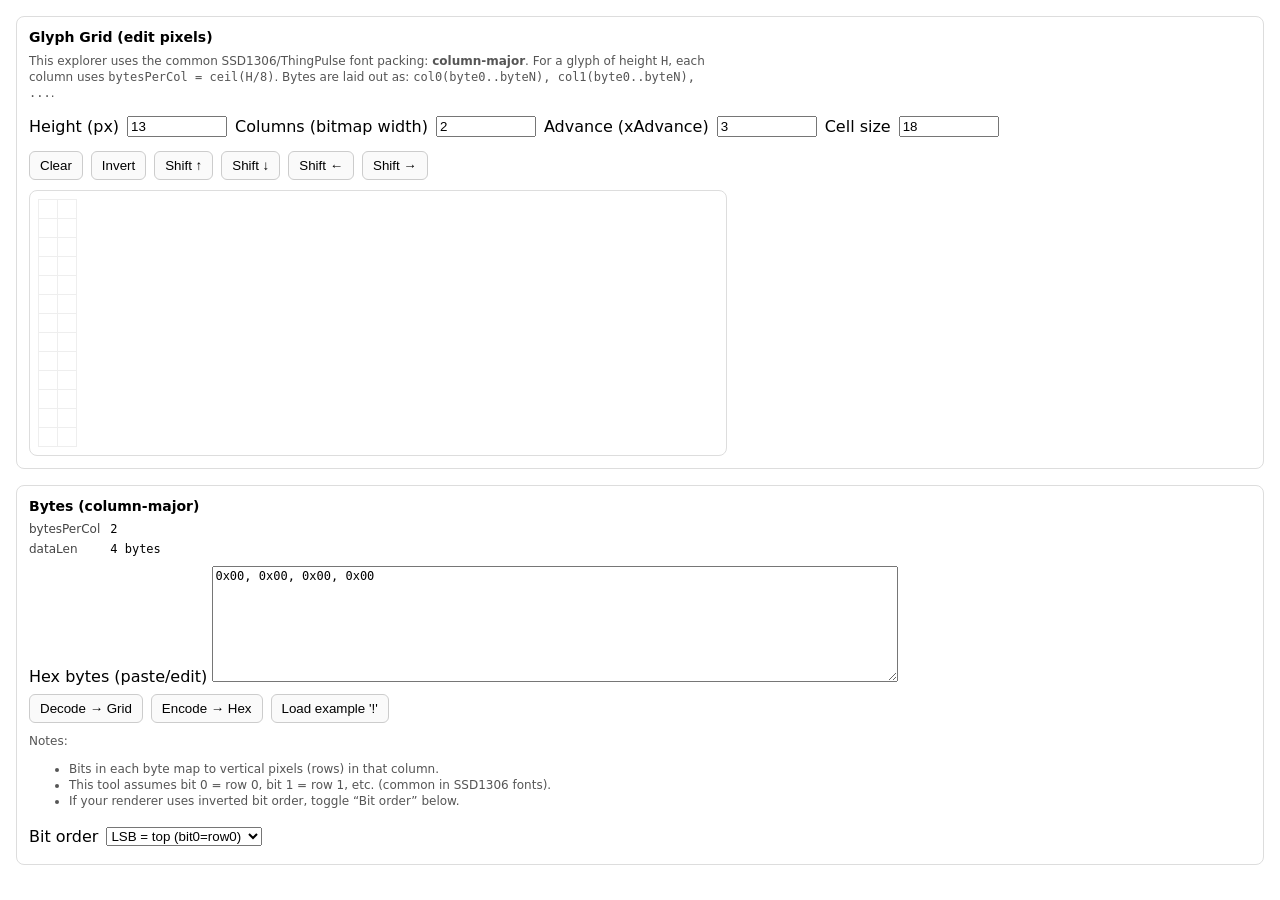
<file: glyph-explorer/glyph_explore.html>
<!doctype html>
<html lang="en">
<head>
  <meta charset="utf-8" />
  <meta name="viewport" content="width=device-width,initial-scale=1" />
  <title>OLED Font Glyph Explorer (Column-major)</title>
  <style>
    :root { --cell: 18px; --gap: 1px; }
    body { font-family: system-ui, -apple-system, Segoe UI, Roboto, sans-serif; margin: 16px; }
    .row { display: flex; gap: 16px; flex-wrap: wrap; align-items: flex-start; }
    .panel { border: 1px solid #ddd; border-radius: 8px; padding: 12px; }
    .panel h2 { margin: 0 0 8px; font-size: 14px; }
    label { display: inline-flex; gap: 8px; align-items: center; margin: 6px 0; }
    input[type="number"] { width: 92px; }
    textarea { width: min(680px, 90vw); height: 110px; font-family: ui-monospace, SFMono-Regular, Menlo, Consolas, monospace; font-size: 12px; }
    .gridWrap { overflow: auto; max-width: min(680px, 90vw); max-height: 70vh; border: 1px solid #ddd; border-radius: 8px; padding: 8px; }
    .grid { display: grid; gap: var(--gap); background: #eee; padding: var(--gap); width: fit-content; }
    .cell {
      width: var(--cell); height: var(--cell);
      background: #fff; cursor: pointer; user-select: none;
      display: grid; place-items: center; font-size: 10px; color: #999;
    }
    .cell.on { background: #1976d2; }
    .toolbar { display: flex; gap: 8px; flex-wrap: wrap; margin-top: 8px; }
    button { padding: 6px 10px; border: 1px solid #ccc; border-radius: 6px; background: #fafafa; cursor: pointer; }
    button:active { transform: translateY(1px); }
    .hint { color: #555; font-size: 12px; line-height: 1.35; max-width: 680px; }
    .mono { font-family: ui-monospace, SFMono-Regular, Menlo, Consolas, monospace; }
    .kv { display: grid; grid-template-columns: auto 1fr; gap: 6px 10px; align-items: center; }
    .kv .k { color: #444; font-size: 12px; }
    .kv .v { font-size: 12px; }
  </style>
</head>
<body>
  <div class="row">
    <div class="panel" style="flex: 1 1 720px;">
      <h2>Glyph Grid (edit pixels)</h2>
      <div class="hint">
        This explorer uses the common SSD1306/ThingPulse font packing: <b>column-major</b>.
        For a glyph of height <span class="mono">H</span>, each column uses
        <span class="mono">bytesPerCol = ceil(H/8)</span>.
        Bytes are laid out as: <span class="mono">col0(byte0..byteN), col1(byte0..byteN), ...</span>.
      </div>

      <div class="toolbar">
        <label>Height (px) <input id="height" type="number" min="1" max="64" value="13"></label>
        <label>Columns (bitmap width) <input id="cols" type="number" min="1" max="64" value="2"></label>
        <label>Advance (xAdvance) <input id="adv" type="number" min="0" max="64" value="3"></label>
        <label>Cell size <input id="cellSize" type="number" min="8" max="40" value="18"></label>
      </div>

      <div class="toolbar">
        <button id="clear">Clear</button>
        <button id="invert">Invert</button>
        <button id="shiftUp">Shift ↑</button>
        <button id="shiftDown">Shift ↓</button>
        <button id="shiftLeft">Shift ←</button>
        <button id="shiftRight">Shift →</button>
      </div>

      <div style="margin-top: 10px;" class="gridWrap">
        <div id="grid" class="grid" aria-label="pixel grid"></div>
      </div>
    </div>

    <div class="panel" style="flex: 1 1 360px;">
      <h2>Bytes (column-major)</h2>

      <div class="kv" style="margin-bottom: 10px;">
        <div class="k">bytesPerCol</div><div class="v mono" id="bpc">?</div>
        <div class="k">dataLen</div><div class="v mono" id="dlen">?</div>
      </div>

      <label style="display:block; margin-top: 8px;">Hex bytes (paste/edit)
        <textarea id="hex" spellcheck="false" class="mono"
          placeholder="Example for '!': 0x00, 0x00, 0xF8, 0x02"></textarea>
      </label>

      <div class="toolbar">
        <button id="decode">Decode → Grid</button>
        <button id="encode">Encode → Hex</button>
        <button id="exampleBang">Load example '!'</button>
      </div>

      <div class="hint" style="margin-top: 10px;">
        Notes:
        <ul>
          <li>Bits in each byte map to vertical pixels (rows) in that column.</li>
          <li>This tool assumes bit 0 = row 0, bit 1 = row 1, etc. (common in SSD1306 fonts).</li>
          <li>If your renderer uses inverted bit order, toggle “Bit order” below.</li>
        </ul>
      </div>

      <div class="toolbar">
        <label>Bit order
          <select id="bitOrder">
            <option value="lsb0" selected>LSB = top (bit0=row0)</option>
            <option value="msb0">MSB = top (bit7=row0)</option>
          </select>
        </label>
      </div>
    </div>
  </div>

<script>
(() => {
  const el = (id) => document.getElementById(id);

  const heightEl = el('height');
  const colsEl = el('cols');
  const advEl = el('adv');
  const cellSizeEl = el('cellSize');
  const gridEl = el('grid');
  const hexEl = el('hex');
  const bitOrderEl = el('bitOrder');
  const bpcEl = el('bpc');
  const dlenEl = el('dlen');

  let H = +heightEl.value;
  let C = +colsEl.value;
  let pixels = []; // [row][col] boolean

  function bytesPerCol() { return Math.ceil(H / 8); }
  function dataLen() { return bytesPerCol() * C; }

  function setCellSize(px) {
    document.documentElement.style.setProperty('--cell', px + 'px');
  }

  function initPixels() {
    pixels = Array.from({ length: H }, () => Array.from({ length: C }, () => false));
  }

  function renderMeta() {
    const bpc = bytesPerCol();
    bpcEl.textContent = String(bpc);
    dlenEl.textContent = String(dataLen()) + ' bytes';
    gridEl.style.gridTemplateColumns = `repeat(${C}, var(--cell))`;
    gridEl.style.gridTemplateRows = `repeat(${H}, var(--cell))`;
  }

  function renderGrid() {
    gridEl.innerHTML = '';
    renderMeta();

    for (let r = 0; r < H; r++) {
      for (let c = 0; c < C; c++) {
        const cell = document.createElement('div');
        cell.className = 'cell' + (pixels[r][c] ? ' on' : '');
        cell.title = `row ${r}, col ${c}`;
        cell.addEventListener('click', () => {
          pixels[r][c] = !pixels[r][c];
          cell.classList.toggle('on', pixels[r][c]);
        });
        gridEl.appendChild(cell);
      }
    }
  }

  function parseHexBytes(text) {
    // Accept: 0xNN, NN, or decimal. Split by commas/whitespace.
    const parts = text
      .replace(/\/\/.*$/gm, '')        // strip // comments
      .replace(/\/\*[\s\S]*?\*\//g,'') // strip /* */ comments
      .split(/[\s,]+/)
      .map(s => s.trim())
      .filter(Boolean);

    const out = [];
    for (const p of parts) {
      let v;
      if (/^0x[0-9a-f]+$/i.test(p)) v = parseInt(p, 16);
      else if (/^[0-9a-f]{1,2}$/i.test(p)) v = parseInt(p, 16);
      else if (/^\d+$/.test(p)) v = parseInt(p, 10);
      else continue;
      if (!Number.isFinite(v)) continue;
      out.push(v & 0xFF);
    }
    return out;
  }

  function formatHexBytes(bytes) {
    return bytes.map(b => '0x' + b.toString(16).toUpperCase().padStart(2, '0')).join(', ');
  }

  function getBit(byte, bitIndex, bitOrder) {
    if (bitOrder === 'lsb0') return (byte >> bitIndex) & 1;
    // msb0: bit7 is row0 => bitIndex row maps to (7 - (row%8))
    return (byte >> (7 - bitIndex)) & 1;
  }

  function setBit(byte, bitIndex, bitOrder, on) {
    const mask = bitOrder === 'lsb0' ? (1 << bitIndex) : (1 << (7 - bitIndex));
    if (on) return byte | mask;
    return byte & (~mask & 0xFF);
  }

  function decodeToGrid(bytes) {
    const bpc = bytesPerCol();
    const needed = bpc * C;

    if (bytes.length < needed) {
      // pad missing bytes with 0
      bytes = bytes.concat(Array.from({length: needed - bytes.length}, () => 0));
    } else if (bytes.length > needed) {
      bytes = bytes.slice(0, needed);
    }

    const bitOrder = bitOrderEl.value;
    initPixels();

    for (let c = 0; c < C; c++) {
      for (let r = 0; r < H; r++) {
        const block = Math.floor(r / 8);
        const bit = r % 8;
        const idx = c * bpc + block; // column-major
        const byte = bytes[idx];
        pixels[r][c] = !!getBit(byte, bit, bitOrder);
      }
    }
    renderGrid();
  }

  function encodeFromGrid() {
    const bpc = bytesPerCol();
    const bytes = Array.from({ length: bpc * C }, () => 0);
    const bitOrder = bitOrderEl.value;

    for (let c = 0; c < C; c++) {
      for (let r = 0; r < H; r++) {
        const block = Math.floor(r / 8);
        const bit = r % 8;
        const idx = c * bpc + block;
        bytes[idx] = setBit(bytes[idx], bit, bitOrder, pixels[r][c]);
      }
    }
    return bytes;
  }

  function shift(dx, dy) {
    const next = Array.from({ length: H }, () => Array.from({ length: C }, () => false));
    for (let r = 0; r < H; r++) {
      for (let c = 0; c < C; c++) {
        const rr = r - dy, cc = c - dx;
        if (rr >= 0 && rr < H && cc >= 0 && cc < C) next[r][c] = pixels[rr][cc];
      }
    }
    pixels = next;
    renderGrid();
  }

  // Handlers
  function applyDimsFromInputs() {
    const newH = Math.max(1, Math.min(64, +heightEl.value || 13));
    const newC = Math.max(1, Math.min(64, +colsEl.value || 1));
    H = newH; C = newC;
    initPixels();
    renderGrid();
    // keep current hex in sync
    hexEl.value = formatHexBytes(encodeFromGrid());
  }

  heightEl.addEventListener('change', applyDimsFromInputs);
  colsEl.addEventListener('change', applyDimsFromInputs);

  cellSizeEl.addEventListener('change', () => setCellSize(+cellSizeEl.value || 18));
  setCellSize(+cellSizeEl.value || 18);

  el('clear').addEventListener('click', () => {
    initPixels();
    renderGrid();
    hexEl.value = formatHexBytes(encodeFromGrid());
  });

  el('invert').addEventListener('click', () => {
    for (let r = 0; r < H; r++) for (let c = 0; c < C; c++) pixels[r][c] = !pixels[r][c];
    renderGrid();
    hexEl.value = formatHexBytes(encodeFromGrid());
  });

  el('shiftUp').addEventListener('click', () => shift(0, -1));
  el('shiftDown').addEventListener('click', () => shift(0, 1));
  el('shiftLeft').addEventListener('click', () => shift(-1, 0));
  el('shiftRight').addEventListener('click', () => shift(1, 0));

  el('decode').addEventListener('click', () => {
    const bytes = parseHexBytes(hexEl.value);
    decodeToGrid(bytes);
  });

  el('encode').addEventListener('click', () => {
    const bytes = encodeFromGrid();
    hexEl.value = formatHexBytes(bytes);
  });

  el('exampleBang').addEventListener('click', () => {
    heightEl.value = 13;
    colsEl.value = 2;
    advEl.value = 3;
    H = 13; C = 2;
    initPixels();
    // bytes for '!' you provided: 0x00,0x00,0xF8,0x02
    hexEl.value = '0x00, 0x00, 0xF8, 0x02';
    decodeToGrid([0x00,0x00,0xF8,0x02]);
  });

  bitOrderEl.addEventListener('change', () => {
    // re-decode from current hex to reflect bit order
    const bytes = parseHexBytes(hexEl.value);
    decodeToGrid(bytes);
  });

  // Initialize
  initPixels();
  renderGrid();
  hexEl.value = formatHexBytes(encodeFromGrid());
})();
</script>
</body>
</html>
</file>
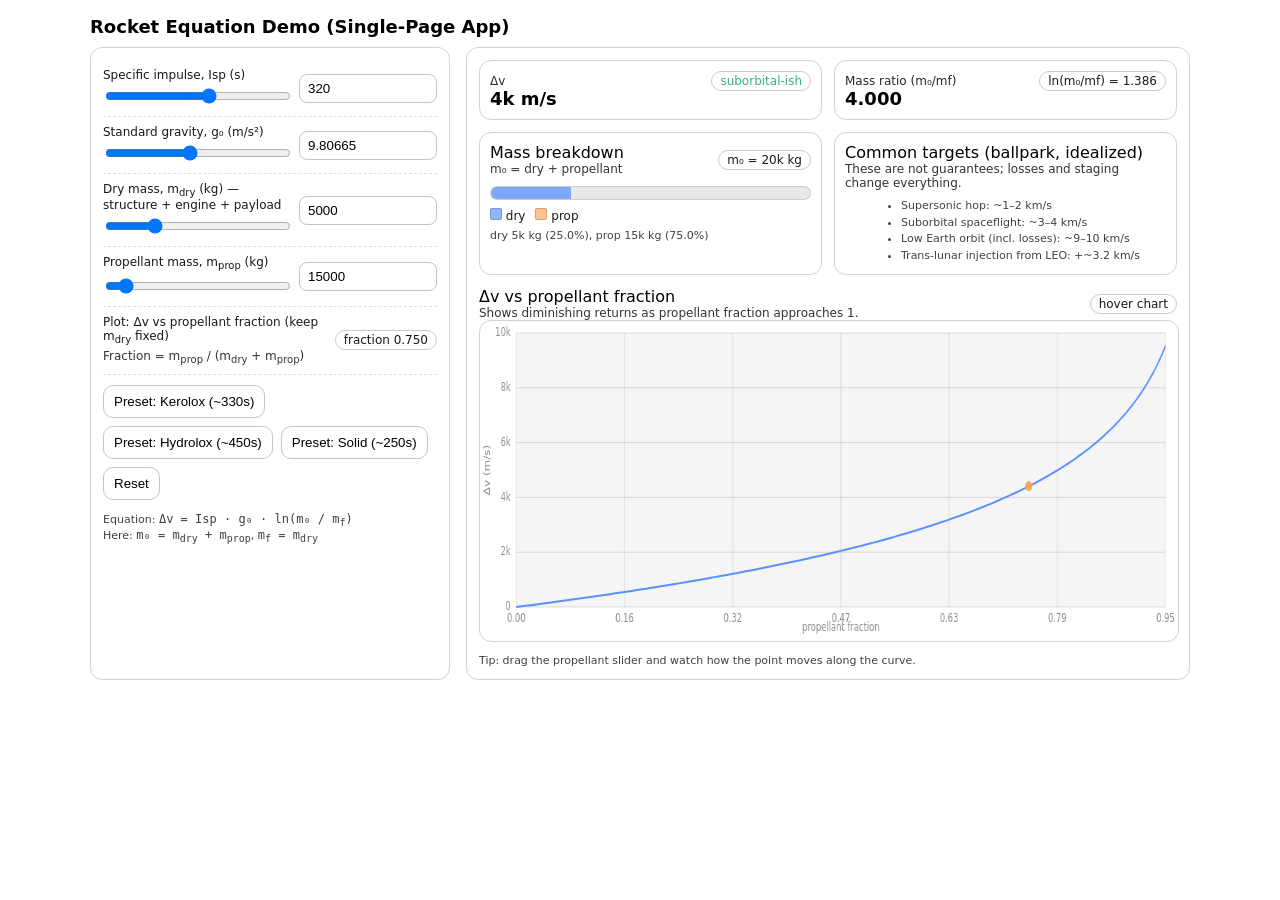
<file: rocket/rocket.html>
<!doctype html>
<html lang="en">
<head>
  <meta charset="utf-8" />
  <meta name="viewport" content="width=device-width,initial-scale=1" />
  <title>Rocket Equation (SPA Demo)</title>
  <style>
    :root { color-scheme: light dark; }
    body { font-family: system-ui, Segoe UI, Roboto, Helvetica, Arial, sans-serif; margin: 0; }
    .wrap { max-width: 1100px; margin: 0 auto; padding: 16px; }
    h1 { font-size: 18px; margin: 0 0 10px; }
    .grid { display: grid; grid-template-columns: 360px 1fr; gap: 16px; }
    @media (max-width: 900px) { .grid { grid-template-columns: 1fr; } }
    .card { border: 1px solid rgba(127,127,127,.35); border-radius: 12px; padding: 12px; }
    .row { display: grid; grid-template-columns: 1fr auto; gap: 10px; align-items: center; padding: 8px 0; border-bottom: 1px dashed rgba(127,127,127,.25); }
    .row:last-child { border-bottom: 0; }
    label { font-size: 12px; opacity: .9; display: block; margin-bottom: 4px; }
    input[type="range"] { width: 100%; }
    input[type="number"] { width: 120px; padding: 6px 8px; border-radius: 8px; border: 1px solid rgba(127,127,127,.45); background: transparent; }
    .big { font-size: 22px; font-weight: 700; }
    .muted { opacity: .8; font-size: 12px; }
    .pill { display: inline-block; padding: 2px 8px; border: 1px solid rgba(127,127,127,.45); border-radius: 999px; font-size: 12px; opacity: .9; }
    canvas { width: 100%; height: 320px; border-radius: 12px; border: 1px solid rgba(127,127,127,.35); }
    .two { display: grid; grid-template-columns: 1fr 1fr; gap: 12px; }
    @media (max-width: 900px) { .two { grid-template-columns: 1fr; } }
    .kpi { display:flex; align-items: baseline; justify-content: space-between; gap: 10px; padding: 10px; border-radius: 12px; border: 1px solid rgba(127,127,127,.35); }
    .kpi .val { font-weight: 800; font-size: 18px; }
    .kpi .lbl { font-size: 12px; opacity:.85; }
    .warn { color: #c33; }
    .ok { color: #2a7; }
    .tiny { font-size: 11px; opacity: .75; }
    .bar { height: 12px; background: rgba(127,127,127,.18); border-radius: 999px; overflow: hidden; border: 1px solid rgba(127,127,127,.25); }
    .bar > div { height: 100%; }
    .legend { display:flex; flex-wrap:wrap; gap:10px; align-items:center; font-size: 12px; opacity: .9; margin-top: 8px; }
    .sw { width: 10px; height: 10px; border-radius: 2px; display:inline-block; border: 1px solid rgba(0,0,0,.2); }
    .btns { display:flex; gap: 8px; flex-wrap: wrap; margin-top: 10px; }
    button { padding: 8px 10px; border-radius: 10px; border: 1px solid rgba(127,127,127,.45); background: transparent; cursor: pointer; }
    button:hover { filter: brightness(1.05); }
    code { font-family: ui-monospace, SFMono-Regular, Menlo, Consolas, monospace; font-size: 12px; }
  </style>
</head>
<body>
  <div class="wrap">
    <h1>Rocket Equation Demo (Single-Page App)</h1>
    <div class="grid">
      <div class="card" id="controls">
        <div class="row">
          <div>
            <label>Specific impulse, Isp (s)</label>
            <input id="ispRange" type="range" min="150" max="450" step="1" />
          </div>
          <input id="ispNum" type="number" min="1" step="1" />
        </div>

        <div class="row">
          <div>
            <label>Standard gravity, g₀ (m/s²)</label>
            <input id="g0Range" type="range" min="8" max="12" step="0.01" />
          </div>
          <input id="g0Num" type="number" step="0.01" />
        </div>

        <div class="row">
          <div>
            <label>Dry mass, m<sub>dry</sub> (kg) — structure + engine + payload</label>
            <input id="dryRange" type="range" min="50" max="20000" step="10" />
          </div>
          <input id="dryNum" type="number" min="1" step="1" />
        </div>

        <div class="row">
          <div>
            <label>Propellant mass, m<sub>prop</sub> (kg)</label>
            <input id="propRange" type="range" min="10" max="200000" step="50" />
          </div>
          <input id="propNum" type="number" min="0" step="1" />
        </div>

        <div class="row">
          <div>
            <label>Plot: Δv vs propellant fraction (keep m<sub>dry</sub> fixed)</label>
            <div class="muted">Fraction = m<sub>prop</sub> / (m<sub>dry</sub> + m<sub>prop</sub>)</div>
          </div>
          <span class="pill" id="fracPill">—</span>
        </div>

        <div class="btns">
          <button id="presetKerolox">Preset: Kerolox (~330s)</button>
          <button id="presetHydrolox">Preset: Hydrolox (~450s)</button>
          <button id="presetSolid">Preset: Solid (~250s)</button>
          <button id="reset">Reset</button>
        </div>

        <div style="margin-top:12px" class="tiny">
          Equation: <code>Δv = Isp · g₀ · ln(m₀ / m<sub>f</sub>)</code><br/>
          Here: <code>m₀ = m<sub>dry</sub> + m<sub>prop</sub></code>, <code>m<sub>f</sub> = m<sub>dry</sub></code>
        </div>
      </div>

      <div class="card">
        <div class="two">
          <div class="kpi">
            <div>
              <div class="lbl">Δv</div>
              <div class="val" id="dvVal">—</div>
            </div>
            <div class="pill" id="statusPill">—</div>
          </div>
          <div class="kpi">
            <div>
              <div class="lbl">Mass ratio (m₀/mf)</div>
              <div class="val" id="mrVal">—</div>
            </div>
            <div class="pill" id="lnPill">—</div>
          </div>
        </div>

        <div style="margin-top:12px" class="two">
          <div class="card" style="padding:10px">
            <div style="display:flex; justify-content:space-between; align-items:center; gap:10px">
              <div>
                <div class="lbl">Mass breakdown</div>
                <div class="muted">m₀ = dry + propellant</div>
              </div>
              <div class="pill" id="m0Pill">—</div>
            </div>
            <div style="margin-top:10px">
              <div class="bar" title="Dry vs propellant (of total liftoff mass)">
                <div id="barDry" style="width:50%; background: rgba(80,140,255,.7)"></div>
                <div id="barProp" style="width:50%; background: rgba(255,160,80,.7)"></div>
              </div>
              <div class="legend">
                <span><span class="sw" style="background: rgba(80,140,255,.7)"></span> dry</span>
                <span><span class="sw" style="background: rgba(255,160,80,.7)"></span> prop</span>
              </div>
              <div class="tiny" id="massText" style="margin-top:6px"></div>
            </div>
          </div>

          <div class="card" style="padding:10px">
            <div class="lbl">Common targets (ballpark, idealized)</div>
            <div class="muted">These are not guarantees; losses and staging change everything.</div>
            <ul class="tiny" style="margin:8px 0 0 16px; line-height:1.5">
              <li>Supersonic hop: ~1–2 km/s</li>
              <li>Suborbital spaceflight: ~3–4 km/s</li>
              <li>Low Earth orbit (incl. losses): ~9–10 km/s</li>
              <li>Trans-lunar injection from LEO: +~3.2 km/s</li>
            </ul>
          </div>
        </div>

        <div style="margin-top:12px">
          <div style="display:flex; justify-content:space-between; align-items:center; gap:10px">
            <div>
              <div class="lbl">Δv vs propellant fraction</div>
              <div class="muted">Shows diminishing returns as propellant fraction approaches 1.</div>
            </div>
            <div class="pill" id="cursorPill">hover chart</div>
          </div>
          <canvas id="chart" width="1000" height="320"></canvas>
          <div class="tiny" style="margin-top:8px">
            Tip: drag the propellant slider and watch how the point moves along the curve.
          </div>
        </div>
      </div>
    </div>
  </div>

  <script>
    // --------- math ----------
    function clamp(v, lo, hi){ return Math.max(lo, Math.min(hi, v)); }
    function fmt(n, d=0){
      if (!isFinite(n)) return "—";
      const abs = Math.abs(n);
      if (abs >= 1e6) return (n/1e6).toFixed(d) + "M";
      if (abs >= 1e3) return (n/1e3).toFixed(d) + "k";
      return n.toFixed(d);
    }
    function dv(isp, g0, mdry, mprop){
      const m0 = mdry + mprop;
      const mf = mdry;
      if (m0 <= 0 || mf <= 0 || m0 <= mf) return 0;
      return isp * g0 * Math.log(m0 / mf);
    }

    // --------- state ----------
    const state = {
      isp: 320,
      g0: 9.80665,
      mdry: 5000,
      mprop: 15000,
      chartHover: null, // {xFrac, dv}
    };

    // --------- elements ----------
    const el = {
      ispRange: document.getElementById("ispRange"),
      ispNum: document.getElementById("ispNum"),
      g0Range: document.getElementById("g0Range"),
      g0Num: document.getElementById("g0Num"),
      dryRange: document.getElementById("dryRange"),
      dryNum: document.getElementById("dryNum"),
      propRange: document.getElementById("propRange"),
      propNum: document.getElementById("propNum"),

      fracPill: document.getElementById("fracPill"),
      dvVal: document.getElementById("dvVal"),
      mrVal: document.getElementById("mrVal"),
      lnPill: document.getElementById("lnPill"),
      statusPill: document.getElementById("statusPill"),
      m0Pill: document.getElementById("m0Pill"),
      massText: document.getElementById("massText"),
      barDry: document.getElementById("barDry"),
      barProp: document.getElementById("barProp"),
      cursorPill: document.getElementById("cursorPill"),

      chart: document.getElementById("chart"),

      presetKerolox: document.getElementById("presetKerolox"),
      presetHydrolox: document.getElementById("presetHydrolox"),
      presetSolid: document.getElementById("presetSolid"),
      reset: document.getElementById("reset"),
    };

    // --------- bindings ----------
    function bind(rangeEl, numEl, key, transformIn = v=>v, transformOut=v=>v){
      function setBoth(v){
        state[key] = transformIn(+v);
        rangeEl.value = transformOut(state[key]);
        numEl.value = state[key];
        render();
      }
      rangeEl.addEventListener("input", e => setBoth(e.target.value));
      numEl.addEventListener("input", e => setBoth(e.target.value));
    }

    // Initialize sliders to state
    el.ispRange.value = state.isp; el.ispNum.value = state.isp;
    el.g0Range.value = state.g0;   el.g0Num.value  = state.g0;
    el.dryRange.value = state.mdry; el.dryNum.value = state.mdry;
    el.propRange.value = state.mprop; el.propNum.value = state.mprop;

    bind(el.ispRange, el.ispNum, "isp");
    bind(el.g0Range, el.g0Num, "g0");
    bind(el.dryRange, el.dryNum, "mdry");
    bind(el.propRange, el.propNum, "mprop", v => Math.max(0, v));

    // Presets
    el.presetKerolox.addEventListener("click", () => { state.isp = 330; sync(); });
    el.presetHydrolox.addEventListener("click", () => { state.isp = 450; sync(); });
    el.presetSolid.addEventListener("click", () => { state.isp = 250; sync(); });
    el.reset.addEventListener("click", () => {
      state.isp = 320; state.g0 = 9.80665; state.mdry = 5000; state.mprop = 15000;
      sync();
    });

    function sync(){
      el.ispRange.value = state.isp; el.ispNum.value = state.isp;
      el.g0Range.value = state.g0;   el.g0Num.value  = state.g0;
      el.dryRange.value = state.mdry; el.dryNum.value = state.mdry;
      el.propRange.value = state.mprop; el.propNum.value = state.mprop;
      render();
    }

    // --------- chart ----------
    const ctx = el.chart.getContext("2d");

    function drawChart(){
      const W = el.chart.width, H = el.chart.height;
      ctx.clearRect(0,0,W,H);

      // chart area padding
      const padL = 52, padR = 18, padT = 12, padB = 34;
      const x0 = padL, y0 = padT, x1 = W - padR, y1 = H - padB;
      const cw = x1 - x0, ch = y1 - y0;

      // background
      ctx.globalAlpha = 1;
      ctx.fillStyle = "rgba(127,127,127,0.08)";
      ctx.fillRect(x0, y0, cw, ch);

      // Compute curve points (fraction 0..0.95)
      const N = 180;
      const fracs = [];
      let dvMax = 0;
      for (let i=0;i<=N;i++){
        const f = i/N * 0.95; // avoid infinity at 1
        const mprop = (f * state.mdry) / (1 - f); // from f = mprop/(mdry+mprop)
        const d = dv(state.isp, state.g0, state.mdry, mprop);
        fracs.push({f, d});
        dvMax = Math.max(dvMax, d);
      }
      dvMax = Math.max(dvMax, dv(state.isp, state.g0, state.mdry, state.mprop)) * 1.05;

      // axes helpers
      function X(f){ return x0 + f/0.95 * cw; }
      function Y(d){ return y1 - (d/dvMax) * ch; }

      // grid
      ctx.strokeStyle = "rgba(127,127,127,0.25)";
      ctx.lineWidth = 1;
      ctx.beginPath();
      const gx = 6, gy = 5;
      for (let i=0;i<=gx;i++){
        const xx = x0 + (i/gx)*cw;
        ctx.moveTo(xx, y0); ctx.lineTo(xx, y1);
      }
      for (let j=0;j<=gy;j++){
        const yy = y0 + (j/gy)*ch;
        ctx.moveTo(x0, yy); ctx.lineTo(x1, yy);
      }
      ctx.stroke();

      // labels
      ctx.fillStyle = "rgba(127,127,127,0.9)";
      ctx.font = "12px system-ui, sans-serif";
      ctx.textAlign = "center";
      ctx.fillText("propellant fraction", x0 + cw/2, H - 10);

      ctx.save();
      ctx.translate(14, y0 + ch/2);
      ctx.rotate(-Math.PI/2);
      ctx.textAlign = "center";
      ctx.fillText("Δv (m/s)", 0, 0);
      ctx.restore();

      // y ticks
      ctx.textAlign = "right";
      ctx.textBaseline = "middle";
      for (let j=0;j<=gy;j++){
        const d = (1 - j/gy) * dvMax;
        const yy = y0 + (j/gy)*ch;
        ctx.fillText(fmt(d,0), x0 - 8, yy);
      }
      // x ticks
      ctx.textAlign = "center";
      ctx.textBaseline = "top";
      for (let i=0;i<=gx;i++){
        const f = (i/gx) * 0.95;
        const xx = x0 + (i/gx)*cw;
        ctx.fillText(f.toFixed(2), xx, y1 + 6);
      }

      // curve
      ctx.strokeStyle = "rgba(80,140,255,0.95)";
      ctx.lineWidth = 2;
      ctx.beginPath();
      for (let i=0;i<fracs.length;i++){
        const p = fracs[i];
        const xx = X(p.f), yy = Y(p.d);
        if (i === 0) ctx.moveTo(xx, yy);
        else ctx.lineTo(xx, yy);
      }
      ctx.stroke();

      // current point from sliders
      const m0 = state.mdry + state.mprop;
      const frac = (m0 > 0) ? state.mprop / m0 : 0;
      const curDv = dv(state.isp, state.g0, state.mdry, state.mprop);

      const px = X(clamp(frac, 0, 0.95));
      const py = Y(curDv);

      // point
      ctx.fillStyle = "rgba(255,160,80,0.95)";
      ctx.beginPath(); ctx.arc(px, py, 5, 0, Math.PI*2); ctx.fill();

      // hover/cursor readout (optional)
      if (state.chartHover){
        const hx = X(state.chartHover.xFrac);
        const hy = Y(state.chartHover.dv);
        ctx.strokeStyle = "rgba(255,255,255,0.55)";
        ctx.lineWidth = 1;
        ctx.beginPath();
        ctx.moveTo(hx, y0); ctx.lineTo(hx, y1);
        ctx.moveTo(x0, hy); ctx.lineTo(x1, hy);
        ctx.stroke();

        ctx.fillStyle = "rgba(255,255,255,0.9)";
        ctx.beginPath(); ctx.arc(hx, hy, 4, 0, Math.PI*2); ctx.fill();
      }
    }

    function canvasToFrac(clientX){
      const rect = el.chart.getBoundingClientRect();
      const x = (clientX - rect.left) * (el.chart.width / rect.width);
      const padL = 52, padR = 18;
      const x0 = padL, x1 = el.chart.width - padR;
      const f = (x - x0) / (x1 - x0) * 0.95;
      return clamp(f, 0, 0.95);
    }

    el.chart.addEventListener("mousemove", (e) => {
      const f = canvasToFrac(e.clientX);
      const mprop = (f * state.mdry) / (1 - f);
      const d = dv(state.isp, state.g0, state.mdry, mprop);
      state.chartHover = { xFrac: f, dv: d };
      el.cursorPill.textContent = `f=${f.toFixed(3)}  Δv=${fmt(d,0)} m/s`;
      drawChart();
    });
    el.chart.addEventListener("mouseleave", () => {
      state.chartHover = null;
      el.cursorPill.textContent = "hover chart";
      drawChart();
    });

    // --------- render ----------
    function render(){
      const m0 = state.mdry + state.mprop;
      const mf = state.mdry;
      const mr = (mf > 0) ? (m0 / mf) : NaN;
      const ln = (mr > 0) ? Math.log(mr) : NaN;
      const d = dv(state.isp, state.g0, state.mdry, state.mprop);
      const frac = (m0 > 0) ? (state.mprop / m0) : 0;

      el.fracPill.textContent = `fraction ${frac.toFixed(3)}`;
      el.dvVal.textContent = `${fmt(d,0)} m/s`;
      el.mrVal.textContent = isFinite(mr) ? mr.toFixed(3) : "—";
      el.lnPill.textContent = isFinite(ln) ? `ln(m₀/mf) = ${ln.toFixed(3)}` : "—";
      el.m0Pill.textContent = `m₀ = ${fmt(m0,0)} kg`;

      // mass bar
      const dryPct = (m0 > 0) ? (state.mdry / m0) : 0;
      const propPct = (m0 > 0) ? (state.mprop / m0) : 0;
      el.barDry.style.width = `${(dryPct*100).toFixed(2)}%`;
      el.barProp.style.width = `${(propPct*100).toFixed(2)}%`;
      el.massText.textContent =
        `dry ${fmt(state.mdry,0)} kg (${(dryPct*100).toFixed(1)}%), ` +
        `prop ${fmt(state.mprop,0)} kg (${(propPct*100).toFixed(1)}%)`;

      // status pill (very rough)
      const kmps = d / 1000;
      let status = "low";
      if (kmps >= 9) status = "LEO-ish";
      else if (kmps >= 4) status = "suborbital-ish";
      else if (kmps >= 2) status = "supersonic-ish";
      el.statusPill.textContent = status;
      el.statusPill.className = "pill " + (kmps >= 4 ? "ok" : "");

      drawChart();
    }

    render();
  </script>
</body>
</html>
</file>
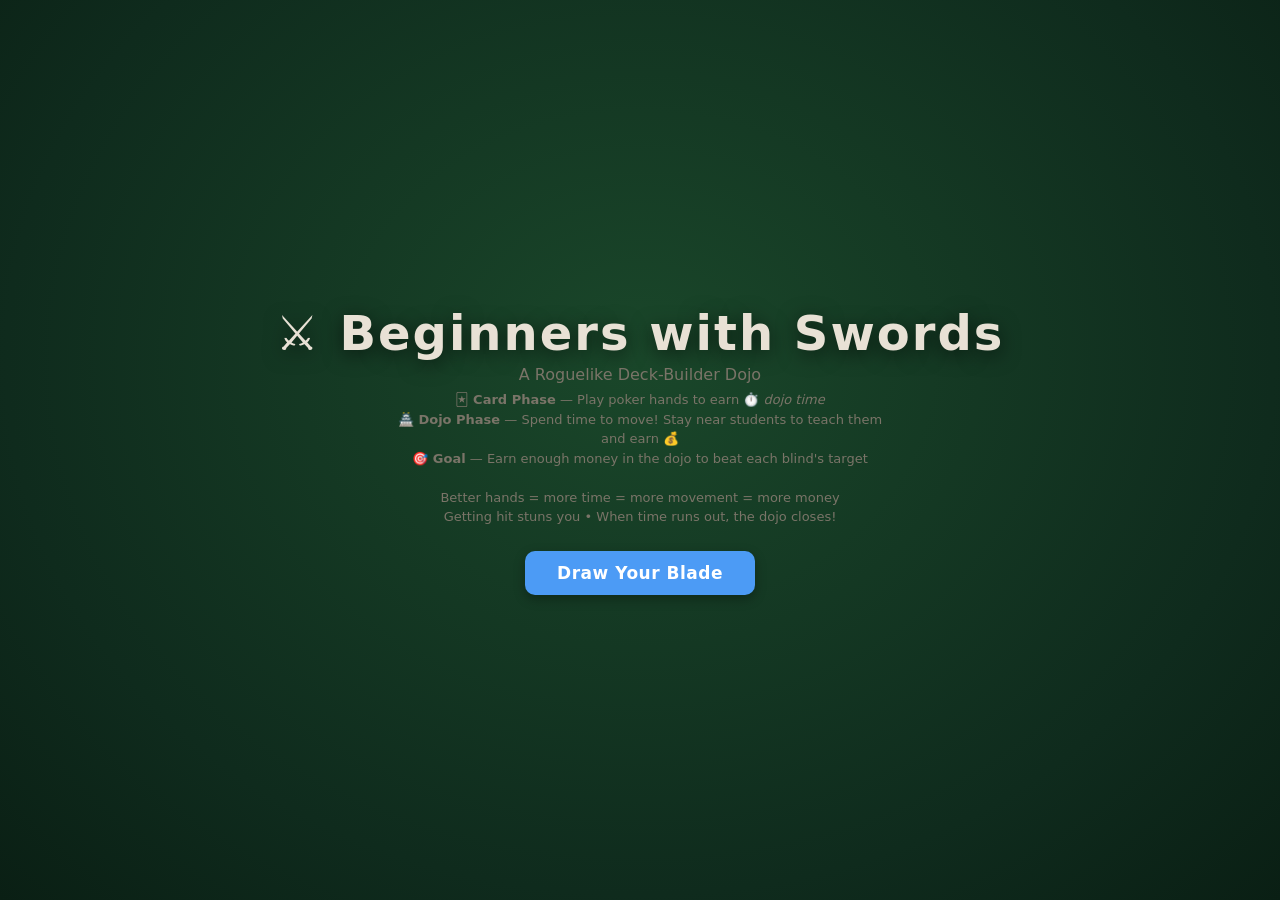
<file: swords/balatro-swords.html>
<!DOCTYPE html>
<html lang="en">
<head>
<meta charset="UTF-8">
<meta name="viewport" content="width=device-width, initial-scale=1.0">
<title>Beginners with Swords</title>
<style>
*{margin:0;padding:0;box-sizing:border-box}
:root{
  --bg:#0f2b1d;--bg2:#0a1f14;--felt:#1a472a;
  --card:#faf3e8;--text:#e8e1d5;--dim:#7a7468;--gold:#ffd700;
  --chips:#4c9bf5;--mult:#fe5f55;
  --panel:rgba(0,0,0,0.55);--panel2:rgba(0,0,0,0.35);
  --katana:#fe5f55;--waki:#4c9bf5;--tanto:#44d68e;--nodachi:#b86ef0;
}
html,body{height:100%;overflow:hidden}
body{
  background:radial-gradient(ellipse at 50% 40%,var(--felt),var(--bg) 70%,var(--bg2));
  font-family:'Segoe UI',system-ui,sans-serif;color:var(--text);
  display:flex;justify-content:center;align-items:center;
}
#app{width:960px;height:700px;position:relative;user-select:none}
canvas{position:absolute;inset:0;z-index:0;border-radius:8px;display:none}
canvas.visible{display:block}
.screen{display:none;position:absolute;inset:0;flex-direction:column;align-items:center;justify-content:center;z-index:1}
.screen.active{display:flex}

/* Buttons */
.btn{
  padding:12px 32px;border:none;border-radius:10px;font-size:17px;font-weight:700;
  cursor:pointer;transition:all .15s;font-family:inherit;letter-spacing:.5px;
  box-shadow:0 4px 12px rgba(0,0,0,.3);
}
.btn:hover{transform:translateY(-2px);box-shadow:0 6px 20px rgba(0,0,0,.4)}
.btn:active{transform:translateY(0)}
.btn-play{background:var(--chips);color:#fff}
.btn-gold{background:linear-gradient(135deg,#f0c040,#e8a020);color:#1a1a1a}
.btn-red{background:var(--mult);color:#fff}
.btn-dark{background:rgba(255,255,255,.1);color:var(--text)}
.btn-green{background:#2ecc71;color:#fff}
.btn-sm{padding:8px 18px;font-size:14px}
.btn:disabled{opacity:.4;cursor:default;transform:none!important}

/* Menu */
#menu .title{font-size:48px;font-weight:900;letter-spacing:2px;text-shadow:0 4px 20px rgba(0,0,0,.6);margin-bottom:4px}
#menu .subtitle{font-size:16px;color:var(--dim);margin-bottom:6px}
#menu .howto{font-size:13px;color:var(--dim);max-width:500px;text-align:center;line-height:1.5;margin-bottom:24px}

/* Blind intro */
#blind-intro{background:rgba(0,0,0,.7)}
.bi-box{text-align:center;padding:36px 56px;background:var(--panel);border-radius:16px;border:2px solid rgba(255,255,255,.1);animation:popIn .4s ease}
.bi-type{font-size:13px;color:var(--dim);text-transform:uppercase;letter-spacing:3px;margin-bottom:6px}
.bi-name{font-size:32px;font-weight:900;margin-bottom:10px}
.bi-desc{font-size:14px;color:var(--mult);margin-bottom:6px;min-height:18px}
.bi-target{font-size:18px;margin-bottom:20px}
.bi-target span{color:var(--chips);font-weight:800}

/* Card phase */
#cards{justify-content:flex-start;padding:0;background:radial-gradient(ellipse at 50% 40%,var(--felt),var(--bg) 70%,var(--bg2));flex-direction:row!important;align-items:stretch!important}
.hand-ranks-panel{width:150px;padding:8px 6px;overflow-y:auto;background:rgba(0,0,0,.3);border-right:1px solid rgba(255,255,255,.06);flex-shrink:0}
.hr-title{font-size:10px;color:var(--dim);text-transform:uppercase;letter-spacing:1px;margin-bottom:6px;text-align:center;font-weight:700}
.hr-item{padding:3px 6px;border-radius:5px;margin-bottom:2px;font-size:10px;background:rgba(255,255,255,.03);border:1px solid transparent;transition:all .15s}
.hr-item.hr-active{background:rgba(255,215,0,.12);border-color:rgba(255,215,0,.3)}
.hr-name{font-weight:700;font-size:10px;line-height:1.2}
.hr-stats{font-size:9px;color:var(--dim)}
.hr-stats .c{color:var(--chips)}.hr-stats .m{color:var(--mult)}
.hr-lvl{font-size:8px;color:var(--dim);float:right}
.cards-main{flex:1;display:flex;flex-direction:column;align-items:center;justify-content:flex-start;padding:8px 0;min-width:0}
.top-bar{width:100%;display:flex;justify-content:space-between;align-items:center;padding:7px 18px;background:var(--panel);border-radius:10px;margin-bottom:6px}
.top-bar .ante{font-weight:700;font-size:14px}
.top-bar .money{color:var(--gold);font-weight:800;font-size:19px}
.joker-area{width:100%;min-height:80px;display:flex;gap:7px;padding:5px 10px;background:var(--panel2);border-radius:9px;margin-bottom:6px;align-items:center;overflow:visible}
.joker-slot{width:66px;height:72px;border-radius:7px;background:rgba(255,255,255,.05);border:2px dashed rgba(255,255,255,.1);display:flex;align-items:center;justify-content:center;flex-shrink:0;font-size:10px;color:var(--dim)}
.joker-card{width:66px;height:72px;border-radius:7px;padding:3px;flex-shrink:0;background:linear-gradient(145deg,#2a2250,#1a1740);border:2px solid rgba(180,130,255,.4);cursor:pointer;display:flex;flex-direction:column;align-items:center;justify-content:center;transition:all .15s;position:relative}
.joker-card:hover{transform:translateY(-4px);border-color:rgba(180,130,255,.8)}
.joker-card .j-emoji{font-size:20px;margin-bottom:1px}
.joker-card .j-name{font-size:7.5px;font-weight:700;text-align:center;color:#cbb8f0;line-height:1.1}
.joker-card .j-sell{position:absolute;bottom:-8px;background:var(--gold);color:#111;font-size:8px;font-weight:800;padding:1px 5px;border-radius:4px;display:none}
.joker-card:hover .j-sell{display:block}
.tooltip{position:absolute;bottom:calc(100% + 6px);left:50%;transform:translateX(-50%);background:#1a1a2e;color:var(--text);padding:8px 12px;border-radius:7px;font-size:11px;white-space:normal;width:160px;text-align:center;pointer-events:none;z-index:200;border:1px solid rgba(255,255,255,.15);display:none;line-height:1.3}
.tooltip .tt-name{color:var(--gold);font-weight:800;font-size:12px;margin-bottom:3px}
.tooltip .tt-desc{margin-bottom:4px}
.tooltip .tt-meta{font-size:9px;color:var(--dim);border-top:1px solid rgba(255,255,255,.08);padding-top:3px;margin-top:3px}
.joker-card:hover .tooltip{display:block}

.power-bar{width:100%;display:flex;justify-content:center;align-items:center;gap:16px;padding:6px 16px;margin-bottom:4px;flex-wrap:wrap}
.power-val{font-size:22px;font-weight:900;color:var(--gold)}
.buff-tag{font-size:12px;padding:3px 10px;border-radius:6px;background:var(--panel);font-weight:600}

.hand-area{flex:1;display:flex;align-items:center;justify-content:center;gap:3px;padding:10px 8px}
.card{width:74px;height:106px;border-radius:9px;background:var(--card);display:flex;flex-direction:column;padding:5px;cursor:pointer;transition:all .18s cubic-bezier(.4,0,.2,1);position:relative;box-shadow:0 2px 8px rgba(0,0,0,.3);border:2.5px solid transparent;flex-shrink:0}
.card:hover{transform:translateY(-12px) scale(1.04);z-index:10;box-shadow:0 8px 24px rgba(0,0,0,.4)}
.card.selected{transform:translateY(-24px) scale(1.06);z-index:11;box-shadow:0 12px 32px rgba(0,0,0,.5)}
.card.selected.s-katana{border-color:var(--katana);box-shadow:0 12px 32px rgba(254,95,85,.3)}
.card.selected.s-waki{border-color:var(--waki);box-shadow:0 12px 32px rgba(76,155,245,.3)}
.card.selected.s-tanto{border-color:var(--tanto);box-shadow:0 12px 32px rgba(68,214,142,.3)}
.card.selected.s-nodachi{border-color:var(--nodachi);box-shadow:0 12px 32px rgba(184,110,240,.3)}
.card .c-rank{font-size:15px;font-weight:900;line-height:1}
.card .c-suit-sym{font-size:26px;margin:auto;line-height:1}
.card .c-bot{font-size:9px;font-weight:700;text-align:right;margin-top:auto;opacity:.7}
.card .c-chips{position:absolute;bottom:2px;left:50%;transform:translateX(-50%);font-size:8px;background:rgba(0,0,0,.55);color:var(--chips);padding:1px 5px;border-radius:3px;font-weight:700;display:none}
.card.selected .c-chips{display:block}

.hand-preview{width:100%;text-align:center;padding:3px;min-height:24px;font-size:14px;font-weight:700}
.preview-type{color:var(--gold)}.preview-chips{color:var(--chips)}.preview-mult{color:var(--mult)}
.action-bar{width:100%;display:flex;justify-content:center;gap:10px;padding:5px 16px;align-items:center}
.hands-left,.discards-left{font-size:12px;font-weight:700;padding:3px 8px;border-radius:5px;background:var(--panel)}
.deck-count{font-size:11px;color:var(--dim);margin-left:6px}

/* Score overlay */
#score-overlay{background:rgba(0,0,0,.45);z-index:50}
.so-hand{font-size:28px;font-weight:900;color:var(--gold);text-shadow:0 0 30px rgba(255,215,0,.4);margin-bottom:8px;animation:popIn .3s ease}
.so-calc{font-size:24px;font-weight:700;margin-bottom:6px;animation:popIn .3s ease .1s both}
.so-calc .c{color:var(--chips)}.so-calc .m{color:var(--mult)}.so-calc .x{color:var(--dim);margin:0 6px}
.so-total{font-size:40px;font-weight:900;color:#fff;text-shadow:0 0 40px rgba(255,255,255,.3);animation:popIn .4s ease .2s both}
.so-power{font-size:16px;color:var(--gold);margin-top:8px;animation:popIn .3s ease .35s both}

/* Scoring animations */
.card.scoring-highlight{border-color:var(--gold)!important;box-shadow:0 0 20px rgba(255,215,0,.4)!important;transform:translateY(-24px) scale(1.06)}
@keyframes cardBounce{0%,100%{transform:translateY(-24px) scale(1.06)}40%{transform:translateY(-44px) scale(1.12)}}
.card.card-bounce{animation:cardBounce .3s ease}
@keyframes jokerPulse{0%,100%{transform:translateY(0) scale(1)}30%{transform:translateY(-10px) scale(1.15)}60%{transform:translateY(-4px) scale(1.06)}}
.joker-card.joker-triggered{animation:jokerPulse .4s ease;border-color:rgba(255,215,0,.9)!important;box-shadow:0 0 18px rgba(255,215,0,.5)!important}
.scoring-strip{width:100%;text-align:center;padding:6px 8px;background:rgba(0,0,0,.5);border-radius:8px}
.ss-hand{font-size:18px;font-weight:900;color:var(--gold);margin-bottom:2px}
.ss-calc{font-size:20px;font-weight:700;margin-bottom:2px;transition:all .2s}
.ss-total{font-size:28px;font-weight:900;margin-top:4px}
.ss-joker-tag{display:inline-block;font-size:11px;padding:2px 8px;border-radius:4px;background:rgba(255,215,0,.15);color:var(--gold);margin:2px;animation:popIn .2s ease}

/* Buff summary */
#buff-summary{background:rgba(0,0,0,.75);z-index:2}
.bs-box{text-align:center;padding:30px 50px;animation:popIn .4s ease}
.bs-title{font-size:24px;font-weight:900;margin-bottom:16px;color:var(--gold)}
.bs-buffs{display:flex;gap:20px;justify-content:center;margin-bottom:20px;flex-wrap:wrap}
.bs-buff{background:var(--panel);padding:10px 18px;border-radius:10px;text-align:center}
.bs-buff .bb-icon{font-size:28px}
.bs-buff .bb-label{font-size:11px;color:var(--dim);margin-top:2px}
.bs-buff .bb-val{font-size:18px;font-weight:800}

/* Action HUD */
#action-hud{position:absolute;inset:0;z-index:2;pointer-events:none;display:none}
#action-hud.visible{display:block}
.hud-top{position:absolute;top:0;left:0;right:0;display:flex;justify-content:space-between;align-items:center;padding:8px 16px;background:linear-gradient(180deg,rgba(0,0,0,.6),transparent);pointer-events:none}
.hud-top .ht-left{display:flex;gap:12px;align-items:center;font-size:13px;font-weight:700}
.hud-top .ht-right{display:flex;gap:12px;align-items:center}
.hud-hearts{font-size:18px;letter-spacing:2px}
.hud-learn{font-size:15px;font-weight:800}
.hud-bar{position:absolute;top:38px;left:16px;right:16px;height:6px;background:rgba(0,0,0,.4);border-radius:3px}
.hud-bar-fill{height:100%;background:linear-gradient(90deg,var(--gold),#ffe066);border-radius:3px;transition:width .3s}
.hud-buffs{position:absolute;bottom:8px;left:50%;transform:translateX(-50%);display:flex;gap:10px;font-size:11px;font-weight:700;opacity:.7}

/* Shop */
#shop{background:radial-gradient(ellipse at 50% 40%,var(--felt),var(--bg) 70%,var(--bg2));justify-content:flex-start;padding:16px}
.shop-title{font-size:28px;font-weight:900;margin-bottom:2px;letter-spacing:1px}
.shop-money{color:var(--gold);font-size:20px;font-weight:800;margin-bottom:12px}
.shop-items{display:flex;gap:10px;flex-wrap:wrap;justify-content:center;margin-bottom:16px}
.shop-item{width:125px;padding:10px;border-radius:11px;background:var(--panel);border:2px solid rgba(255,255,255,.1);cursor:pointer;text-align:center;transition:all .15s}
.shop-item:hover{border-color:var(--gold);transform:translateY(-3px)}
.shop-item.sold{opacity:.3;pointer-events:none}
.shop-item.si-dojo{border-color:rgba(46,204,113,.35);background:linear-gradient(180deg,rgba(46,204,113,.08),var(--panel))}
.shop-item.si-dojo:hover{border-color:#2ecc71}
.shop-item.si-scroll{border-color:rgba(155,89,182,.35);background:linear-gradient(180deg,rgba(155,89,182,.08),var(--panel))}
.shop-item.si-scroll:hover{border-color:#9b59b6}
.si-type{font-size:8px;color:var(--dim);text-transform:uppercase;letter-spacing:1px;margin-bottom:3px}
.si-emoji{font-size:26px;margin-bottom:3px}
.si-name{font-size:12px;font-weight:700;margin-bottom:2px}
.si-desc{font-size:9px;color:var(--dim);margin-bottom:5px;min-height:22px}
.si-cost{color:var(--gold);font-weight:800;font-size:14px}
.shop-row{display:flex;gap:10px;justify-content:center;margin-bottom:12px}
.your-jokers{margin-top:6px;text-align:center}
.your-jokers h3{font-size:12px;color:var(--dim);margin-bottom:6px}
.your-jokers .jk-row{display:flex;gap:7px;justify-content:center;flex-wrap:wrap}

/* Results */
#results{background:rgba(0,0,0,.7);z-index:10}
.res-box{text-align:center;padding:32px 50px;animation:popIn .4s ease}
.res-title{font-size:32px;font-weight:900;margin-bottom:8px}
.res-sub{font-size:16px;color:var(--dim);margin-bottom:6px}
.res-money{font-size:18px;margin-bottom:16px}
.res-money span{color:var(--gold);font-weight:800}

/* End screens */
.go-title{font-size:40px;font-weight:900;margin-bottom:8px;animation:popIn .5s ease}
.go-sub{font-size:16px;color:var(--dim);margin-bottom:20px}

@keyframes popIn{0%{opacity:0;transform:scale(.5)}70%{transform:scale(1.1)}100%{opacity:1;transform:scale(1)}}
@keyframes shake{0%,100%{transform:translateX(0)}20%{transform:translateX(-5px)}40%{transform:translateX(5px)}60%{transform:translateX(-3px)}80%{transform:translateX(3px)}}
.shake{animation:shake .35s ease}
</style>
</head>
<body>
<div id="app">
  <canvas id="game" width="960" height="700"></canvas>
  <div class="screen" id="menu"></div>
  <div class="screen" id="blind-intro"></div>
  <div class="screen" id="cards"></div>
  <div class="screen" id="score-overlay"></div>
  <div class="screen" id="buff-summary"></div>
  <div id="action-hud"></div>
  <div class="screen" id="results"></div>
  <div class="screen" id="shop"></div>
  <div class="screen" id="game-over"></div>
  <div class="screen" id="win"></div>
</div>

<script>
// ═══════════════════════════════════════
// CONSTANTS
// ═══════════════════════════════════════
const CW=960,CH=700;
const SUITS=[
  {name:'Katana',sym:'♠',css:'s-katana',color:'var(--katana)',hex:'#fe5f55'},
  {name:'Wakizashi',sym:'♥',css:'s-waki',color:'var(--waki)',hex:'#4c9bf5'},
  {name:'Tanto',sym:'♦',css:'s-tanto',color:'var(--tanto)',hex:'#44d68e'},
  {name:'Nodachi',sym:'♣',css:'s-nodachi',color:'var(--nodachi)',hex:'#b86ef0'},
];
const RANKS=['2','3','4','5','6','7','8','9','10','J','Q','K','A'];
const RANK_CHIPS=[2,3,4,5,6,7,8,9,10,10,10,10,11];
const HAND_DEFS={
  STRAIGHT_FLUSH:{name:"Master's Edge",base:[100,8],up:[40,3]},
  FOUR_KIND:{name:"Quad Strike",base:[60,7],up:[30,3]},
  FULL_HOUSE:{name:"Full Dojo",base:[40,4],up:[15,2]},
  FLUSH:{name:"Style Mastery",base:[35,4],up:[15,2]},
  STRAIGHT:{name:"Flowing Combo",base:[30,4],up:[15,2]},
  THREE_KIND:{name:"Triple Slash",base:[30,3],up:[10,2]},
  TWO_PAIR:{name:"Cross Strike",base:[20,2],up:[10,1]},
  PAIR:{name:"Matched Pair",base:[10,2],up:[10,1]},
  HIGH_CARD:{name:"Wild Swing",base:[5,1],up:[5,1]},
};
const HAND_ORDER=['STRAIGHT_FLUSH','FOUR_KIND','FULL_HOUSE','FLUSH','STRAIGHT','THREE_KIND','TWO_PAIR','PAIR','HIGH_CARD'];
const JOKER_DEFS=[
  // ── Card-phase jokers ──
  {id:'iron_sensei',name:'Iron Sensei',emoji:'🥋',desc:'+4 Mult',cost:5,rarity:'C',sell:3,apply:s=>{s.mult+=4}},
  {id:'golden_katana',name:'Golden Katana',emoji:'🗡️',desc:'+30 Base',cost:5,rarity:'C',sell:3,apply:s=>{s.chips+=30}},
  {id:'war_fan',name:'War Fan',emoji:'🪭',desc:'+15 Base, +2 Mult',cost:5,rarity:'C',sell:3,apply:s=>{s.chips+=15;s.mult+=2}},
  {id:'fortune_cookie',name:'Fortune Cookie',emoji:'🥠',desc:'Earn $2 end of round',cost:5,rarity:'C',sell:3,apply:null,roundMoney:2},
  {id:'ronin_spirit',name:'Ronin Spirit',emoji:'👤',desc:'+10 Mult if 1 card',cost:5,rarity:'C',sell:3,apply:s=>{if(s.played===1)s.mult+=10}},
  {id:'swift_student',name:'Swift Student',emoji:'💨',desc:'+3 Mult per card played',cost:6,rarity:'U',sell:4,apply:s=>{s.mult+=s.played*3}},
  {id:'dojo_master',name:'Dojo Master',emoji:'🏯',desc:'×2 Mult if 4+ cards',cost:7,rarity:'U',sell:4,apply:s=>{if(s.played>=4)s.xMult*=2}},
  {id:'sake_cup',name:'Sake Cup',emoji:'🍶',desc:'×3 Mult if exactly 2 cards',cost:7,rarity:'U',sell:4,apply:s=>{if(s.played===2)s.xMult*=3}},
  {id:'blade_dancer',name:'Blade Dancer',emoji:'💃',desc:'+50 Base if Flush',cost:6,rarity:'U',sell:4,apply:s=>{if(s.type==='FLUSH'||s.type==='STRAIGHT_FLUSH')s.chips+=50}},
  {id:'bamboo_blade',name:'Bamboo Blade',emoji:'🎋',desc:'+8 Base per card in hand',cost:6,rarity:'U',sell:4,apply:s=>{s.chips+=s.handSize*8}},
  {id:'dragon_scale',name:'Dragon Scale',emoji:'🐉',desc:'×1.5 Mult',cost:8,rarity:'R',sell:5,apply:s=>{s.xMult*=1.5}},
  {id:'honor_guard',name:'Honor Guard',emoji:'⛩️',desc:'+20 Base per Joker',cost:8,rarity:'R',sell:5,apply:s=>{s.chips+=s.jokerCount*20}},
  {id:'shadow_clone',name:'Shadow Clone',emoji:'🥷',desc:'+1 hand per round',cost:8,rarity:'R',sell:5,apply:null,bonusHands:1},
  {id:'shoguns_helm',name:"Shogun's Helm",emoji:'⛑️',desc:'+1 discard per round',cost:7,rarity:'R',sell:5,apply:null,bonusDiscards:1},
  // ── Dojo-phase jokers ──
  {id:'megaphone',name:'Megaphone',emoji:'📢',desc:'+20px teach radius',cost:5,rarity:'C',sell:3,apply:null,dojoRadius:20},
  {id:'ad_campaign',name:'Ad Campaign',emoji:'📺',desc:'Attract wealthier students (+50%)',cost:5,rarity:'C',sell:3,apply:null,dojoMoneyMult:1.5},
  {id:'running_shoes',name:'Running Shoes',emoji:'👟',desc:'+25% teacher speed',cost:5,rarity:'C',sell:3,apply:null,dojoSpeed:1.25},
  {id:'hall_monitor',name:'Hall Monitor',emoji:'📋',desc:'Students walk 30% slower',cost:6,rarity:'U',sell:4,apply:null,dojoStudentSpeedMult:.7},
  {id:'tip_jar',name:'Tip Jar',emoji:'🫙',desc:'$1 bonus per student taught',cost:6,rarity:'U',sell:4,apply:null,dojoTipPerStudent:1},
  {id:'yoga_mat',name:'Yoga Mat',emoji:'🧘',desc:'Recover from stun 2× faster',cost:6,rarity:'U',sell:4,apply:null,dojoStunRecovery:2},
  {id:'senseis_aura',name:"Sensei's Aura",emoji:'🌟',desc:'Double teach radius',cost:8,rarity:'R',sell:5,apply:null,dojoRadiusMult:2},
  {id:'vip_lesson',name:'VIP Lesson',emoji:'💎',desc:'2× close-range teaching bonus',cost:8,rarity:'R',sell:5,apply:null,dojoCloseMult:2},
  {id:'bamboo_armor',name:'Bamboo Armor',emoji:'🎍',desc:'Halve money lost when hit',cost:6,rarity:'U',sell:4,apply:null,dojoHitShield:.5},
];
function isDojoJoker(d){return d&&(d.dojoRadius||d.dojoRadiusMult||d.dojoMoneyMult||d.dojoSpeed||d.dojoStudentSpeedMult||d.dojoMagnet||d.dojoStunRecovery||d.dojoCloseMult||d.dojoTipPerStudent||d.dojoHitShield)}
const PLANET_DEFS=[
  {hand:'HIGH_CARD',name:'Practice Dummy',emoji:'🎯'},
  {hand:'PAIR',name:'Training Weights',emoji:'🏋️'},
  {hand:'TWO_PAIR',name:'Sparring Match',emoji:'🤼'},
  {hand:'THREE_KIND',name:'Kata Form',emoji:'🥋'},
  {hand:'STRAIGHT',name:'Bamboo Grove',emoji:'🎋'},
  {hand:'FLUSH',name:'Zen Garden',emoji:'🧘'},
  {hand:'FULL_HOUSE',name:'War Room',emoji:'🏰'},
  {hand:'FOUR_KIND',name:'Dragon Shrine',emoji:'⛩️'},
  {hand:'STRAIGHT_FLUSH',name:'Sacred Temple',emoji:'🛕'},
];
// Per ante: [students, baseSpeed, swordLen, moneyTarget] for small/big/boss
// Teaching in the dojo earns $ directly; time (seconds) is fuel for movement
const POWER_PER_SEC=18; // 0.3 drain/tick × 60 ticks
function fmtTime(p){return(p/POWER_PER_SEC).toFixed(1)+'s'}
const ANTE_CFG=[
  {stu:[2,3,4],  spd:1.2, swd:32, tgt:[6,10,14]},
  {stu:[3,4,5],  spd:1.4, swd:34, tgt:[11,17,24]},
  {stu:[4,5,6],  spd:1.6, swd:36, tgt:[17,26,36]},
  {stu:[5,6,7],  spd:1.7, swd:38, tgt:[24,36,50]},
  {stu:[6,7,8],  spd:1.9, swd:40, tgt:[32,48,66]},
  {stu:[7,8,9],  spd:2.0, swd:42, tgt:[42,62,86]},
  {stu:[8,9,10], spd:2.2, swd:44, tgt:[54,80,110]},
  {stu:[9,10,12],spd:2.4, swd:46, tgt:[68,100,140]},
];
const BOSS_BLINDS=[
  {name:'The Student',desc:'Teacher moves slower',eff:'slowTeacher'},
  {name:'The Ronin',desc:'Students chase you',eff:'chase'},
  {name:'The Shogun',desc:'Longer swords',eff:'longSwords'},
  {name:'The Ninja',desc:'Students are invisible',eff:'invisible'},
  {name:'The Dragon',desc:'Learn radius halved',eff:'halfRadius'},
  {name:'The Demon',desc:'Time drains faster',eff:'powerLeak'},
  {name:'The Mirror',desc:'Controls are reversed',eff:'reverseControls'},
  {name:'The Swarm',desc:'Double the students',eff:'doubleStudents'},
  {name:'The Ghost',desc:'Students flicker in and out',eff:'flicker'},
  {name:'The Turtle',desc:'Teacher moves slower too',eff:'slowSelf'},
  {name:'The Storm',desc:'Students speed up over time',eff:'accelerate'},
  {name:'The Wall',desc:'Dojo is narrower',eff:'narrowDojo'},
];
const BLIND_NAMES=['Small Blind','Big Blind','Boss Blind'];
const STUDENT_COLORS=['#e74c3c','#3498db','#2ecc71','#f39c12','#9b59b6','#1abc9c','#e67e22','#e84393','#00cec9','#fdcb6e','#6c5ce7','#fab1a0'];
const SWING_PATTERNS=[
  (t,s)=>Math.sin(t*s*.8)*1.2,
  (t,s)=>Math.sin(t*s*2)*.7,
  (t,s)=>Math.sin(t*s*1.2)*Math.cos(t*s*.5)*1.1,
  (t,s)=>(Math.sin(t*s*3)>.3?1:-1)*.6,
  (t,s)=>Math.sin(t*s*1.5+Math.cos(t*s*.7)*2),
  (t,s)=>Math.cos(t*s*1.8)*.9,
];
const DOJO_TOP=65,DOJO_BOT=CH-45;

// ═══════════════════════════════════════
// GAME STATE
// ═══════════════════════════════════════
let G={};
const canvas=document.getElementById('game');
const ctx=canvas.getContext('2d');
const keys={};
window.addEventListener('keydown',e=>{keys[e.key]=true;if(e.key.startsWith('Arrow'))e.preventDefault()});
window.addEventListener('keyup',e=>{keys[e.key]=false});

function resetState(){
  G={
    screen:'menu',ante:1,blind:0,
    deck:[],drawPile:[],discardPile:[],hand:[],selected:new Set(),
    jokers:[],money:4,power:0,
    handsLeft:4,discardsLeft:3,
    handLevels:{},maxJokers:5,handSize:8,
    shopItems:[],rerollCost:5,scoring:false,sortMode:0,
    // Action phase
    teacher:null,students:[],dojoMoney:0,blindTarget:0,
    powerStart:0,teacherSpeedMult:1,
    actionState:'',animId:null,boss:null,bossEff:null,
    hitFlash:0,
  };
  HAND_ORDER.forEach(h=>G.handLevels[h]=0);
}

// ═══════════════════════════════════════
// UTILITIES
// ═══════════════════════════════════════
function shuffle(a){const b=[...a];for(let i=b.length-1;i>0;i--){const j=0|Math.random()*(i+1);[b[i],b[j]]=[b[j],b[i]]}return b}
function clamp(v,lo,hi){return Math.max(lo,Math.min(hi,v))}
function rng(lo,hi){return Math.floor(Math.random()*(hi-lo+1))+lo}
function pick(a){return a[0|Math.random()*a.length]}
function $(id){return document.getElementById(id)}

// ═══════════════════════════════════════
// DECK & CARDS
// ═══════════════════════════════════════
function createDeck(){const d=[];for(let s=0;s<4;s++)for(let r=0;r<13;r++)d.push({suit:s,rank:r});return d}
function drawCards(n){
  const drawn=[];
  for(let i=0;i<n;i++){
    if(!G.drawPile.length){if(!G.discardPile.length)break;G.drawPile=shuffle(G.discardPile);G.discardPile=[]}
    drawn.push(G.drawPile.pop());
  }
  return drawn;
}
function fillHand(){const need=G.handSize-G.hand.length;if(need>0)G.hand.push(...drawCards(need))}
function getTotalHands(){let h=4;G.jokers.forEach(j=>{const d=JOKER_DEFS.find(x=>x.id===j.id);if(d?.bonusHands)h+=d.bonusHands});return h}
function getTotalDiscards(){let d=3;G.jokers.forEach(j=>{const def=JOKER_DEFS.find(x=>x.id===j.id);if(def?.bonusDiscards)d+=def.bonusDiscards});return d}

// ═══════════════════════════════════════
// HAND EVALUATION
// ═══════════════════════════════════════
function evaluateHand(cards){
  if(!cards||!cards.length)return null;
  const n=cards.length;
  const rc={};cards.forEach(c=>{rc[c.rank]=(rc[c.rank]||0)+1});
  const counts=Object.entries(rc).sort((a,b)=>b[1]-a[1]||+b[0]-+a[0]);
  const isFlush=n>=5&&cards.every(c=>c.suit===cards[0].suit);
  let isStraight=false;
  if(n>=5){
    const vals=[...new Set(cards.map(c=>c.rank))].sort((a,b)=>a-b);
    if(vals.length>=5){let cur=1;for(let i=1;i<vals.length;i++){if(vals[i]===vals[i-1]+1){cur++;if(cur>=5)isStraight=true}else cur=1}
      if(!isStraight&&vals.includes(12)&&vals.includes(0)&&vals.includes(1)&&vals.includes(2)&&vals.includes(3))isStraight=true;
    }
  }
  if(isFlush&&isStraight)return{type:'STRAIGHT_FLUSH',scoring:[...cards]};
  if(counts[0][1]>=4){const r=+counts[0][0];return{type:'FOUR_KIND',scoring:cards.filter(c=>c.rank===r)}}
  if(counts[0][1]>=3&&counts.length>=2&&counts[1][1]>=2)return{type:'FULL_HOUSE',scoring:[...cards]};
  if(isFlush)return{type:'FLUSH',scoring:[...cards]};
  if(isStraight)return{type:'STRAIGHT',scoring:[...cards]};
  if(counts[0][1]>=3){const r=+counts[0][0];return{type:'THREE_KIND',scoring:cards.filter(c=>c.rank===r)}}
  if(counts[0][1]>=2&&counts.length>=2&&counts[1][1]>=2){const r1=+counts[0][0],r2=+counts[1][0];return{type:'TWO_PAIR',scoring:cards.filter(c=>c.rank===r1||c.rank===r2)}}
  if(counts[0][1]>=2){const r=+counts[0][0];return{type:'PAIR',scoring:cards.filter(c=>c.rank===r)}}
  return{type:'HIGH_CARD',scoring:[cards.reduce((a,b)=>a.rank>b.rank?a:b)]};
}

// ═══════════════════════════════════════
// SCORING
// ═══════════════════════════════════════
function calcScore(type,scoringCards,playedCards){
  const d=HAND_DEFS[type],l=G.handLevels[type]||0;
  let chips=d.base[0]+l*d.up[0],mult=d.base[1]+l*d.up[1],xMult=1;
  scoringCards.forEach(c=>{chips+=RANK_CHIPS[c.rank]});
  const ctx={chips,mult,xMult,type,played:playedCards.length,handSize:G.hand.length-playedCards.length,jokerCount:G.jokers.length};
  G.jokers.forEach(j=>{const def=JOKER_DEFS.find(x=>x.id===j.id);if(def?.apply)def.apply(ctx)});
  return{chips:Math.round(ctx.chips),mult:Math.round(ctx.mult*10)/10,xMult:Math.round(ctx.xMult*10)/10,total:Math.max(0,Math.floor(ctx.chips*ctx.mult*ctx.xMult))};
}
function getLearnRadius(){
  let r=70;
  G.jokers.forEach(j=>{const d=JOKER_DEFS.find(x=>x.id===j.id);if(d?.dojoRadius)r+=d.dojoRadius;if(d?.dojoRadiusMult)r=Math.floor(r*d.dojoRadiusMult)});
  if(G.bossEff==='halfRadius')r=Math.floor(r/2);
  return r;
}

// ═══════════════════════════════════════
// CARD PHASE FLOW
// ═══════════════════════════════════════
function getSelectedCards(){return[...G.selected].sort((a,b)=>a-b).map(i=>G.hand[i])}
function toggleCard(i){if(G.scoring)return;if(G.selected.has(i))G.selected.delete(i);else if(G.selected.size<5)G.selected.add(i);renderCards()}
function sortHand(){if(G.scoring)return;G.sortMode=(G.sortMode||0)+1;if(G.sortMode%2===1)G.hand.sort((a,b)=>a.rank-b.rank);else G.hand.sort((a,b)=>a.suit-b.suit||a.rank-b.rank);G.selected.clear();renderCards()}
function playHand(){
  if(G.scoring||G.handsLeft<=0)return;
  const sel=getSelectedCards();
  if(sel.length<1||sel.length>5)return;
  const ev=evaluateHand(sel);if(!ev)return;
  G.scoring=true;G.handsLeft--;
  // Pre-compute scoring steps
  const steps=precomputeScoring(ev,sel);
  // Animate scoring with cards still visible
  animateScoring(ev,steps,()=>{
    G.power+=steps.total;
    const selSet=new Set(G.selected);
    const remaining=[];G.hand.forEach((c,i)=>{if(selSet.has(i))G.discardPile.push(c);else remaining.push(c)});
    G.hand=remaining;G.selected.clear();G.scoring=false;
    if(G.handsLeft<=0){enterDojo()}
    else{fillHand();renderCards()}
  });
}
function precomputeScoring(ev,playedCards){
  const d=HAND_DEFS[ev.type],l=G.handLevels[ev.type]||0;
  let chips=d.base[0]+l*d.up[0],mult=d.base[1]+l*d.up[1],xMult=1;
  const steps=[];
  steps.push({type:'base',chips,mult,xMult});
  ev.scoring.forEach(c=>{
    chips+=RANK_CHIPS[c.rank];
    steps.push({type:'card',card:c,added:RANK_CHIPS[c.rank],chips,mult,xMult});
  });
  const ctx={chips,mult,xMult,type:ev.type,played:playedCards.length,handSize:G.hand.length-playedCards.length,jokerCount:G.jokers.length};
  G.jokers.forEach((j,ji)=>{
    const def=JOKER_DEFS.find(x=>x.id===j.id);if(!def?.apply)return;
    const b={chips:ctx.chips,mult:ctx.mult,xMult:ctx.xMult};
    def.apply(ctx);
    if(ctx.chips!==b.chips||ctx.mult!==b.mult||ctx.xMult!==b.xMult){
      steps.push({type:'joker',ji,def,chips:Math.round(ctx.chips),mult:Math.round(ctx.mult*10)/10,xMult:Math.round(ctx.xMult*10)/10,
        dc:Math.round(ctx.chips)-Math.round(b.chips),dm:Math.round(ctx.mult*10)/10-Math.round(b.mult*10)/10,dx:Math.round(ctx.xMult*10)/10-Math.round(b.xMult*10)/10});
    }
  });
  const total=Math.max(0,Math.floor(ctx.chips*ctx.mult*ctx.xMult));
  return{steps,total,chips:Math.round(ctx.chips),mult:Math.round(ctx.mult*10)/10,xMult:Math.round(ctx.xMult*10)/10};
}
function animateScoring(ev,result,onComplete){
  const d=HAND_DEFS[ev.type],l=G.handLevels[ev.type]||0;
  const cardEls=[...document.querySelectorAll('#cards .hand-area .card')];
  const jokerEls=[...document.querySelectorAll('#cards .joker-card')];
  const selIndices=[...G.selected].sort((a,b)=>a-b);
  // Build set of hand indices that are "scoring" cards
  const scoringIdxSet=new Set();
  ev.scoring.forEach(sc=>{const idx=G.hand.indexOf(sc);if(idx>=0)scoringIdxSet.add(idx)});
  // Highlight all selected, glow scoring ones
  selIndices.forEach(i=>{
    if(scoringIdxSet.has(i))cardEls[i]?.classList.add('scoring-highlight');
    else if(cardEls[i])cardEls[i].style.opacity='0.5';
  });
  // Show scoring strip in preview area
  const preview=document.querySelector('.hand-preview');
  if(preview)preview.innerHTML=`<div class="scoring-strip">
    <div class="ss-hand">${d.name}${l>0?' Lv.'+(l+1):''}</div>
    <div class="ss-calc"><span class="sc-chips" style="color:var(--chips)">${result.steps[0].chips}</span> <span style="color:var(--dim)">×</span> <span class="sc-mult" style="color:var(--mult)">${result.steps[0].mult}</span></div>
    <div class="ss-jokers" id="ss-jokers"></div>
    <div class="ss-total" id="ss-total"></div></div>`;
  const chipsEl=document.querySelector('.sc-chips');
  const multEl=document.querySelector('.sc-mult');
  const jokersEl=$('ss-jokers');
  let delay=350;
  // Bounce scoring cards one by one
  const scoringIndices=[...scoringIdxSet].filter(i=>selIndices.includes(i));
  scoringIndices.forEach((idx,i)=>{
    const step=result.steps.find(s=>s.type==='card'&&s.card===G.hand[idx]);
    setTimeout(()=>{
      if(cardEls[idx]){cardEls[idx].classList.add('card-bounce');
        setTimeout(()=>cardEls[idx]?.classList.remove('card-bounce'),300)}
      if(chipsEl&&step)chipsEl.textContent=step.chips;
    },delay+i*160);
  });
  delay+=scoringIndices.length*160+200;
  // Evaluate jokers in sequence
  const jokerSteps=result.steps.filter(s=>s.type==='joker');
  jokerSteps.forEach((step,i)=>{
    setTimeout(()=>{
      if(jokerEls[step.ji]){jokerEls[step.ji].classList.add('joker-triggered');
        setTimeout(()=>jokerEls[step.ji]?.classList.remove('joker-triggered'),400)}
      if(chipsEl)chipsEl.textContent=step.chips;
      const fm=Math.round(step.mult*step.xMult*10)/10;
      if(multEl)multEl.textContent=fm;
      // Show what the joker did
      if(jokersEl){
        let tag='';
        if(step.dc)tag+=`+${step.dc} Base `;
        if(step.dm)tag+=`+${step.dm} Mult `;
        if(step.dx)tag+=`×${step.xMult} `;
        jokersEl.innerHTML+=`<span class="ss-joker-tag">${step.def.emoji} ${tag.trim()}</span>`;
      }
    },delay+i*350);
  });
  delay+=jokerSteps.length*350+300;
  // Show total
  setTimeout(()=>{
    const totalEl=$('ss-total');
    if(totalEl)totalEl.innerHTML=`<span style="color:#fff;font-size:28px">+${fmtTime(result.total)}</span> <span style="color:var(--gold)">⏱️</span>`;
    const pv=document.querySelector('.power-val');
    if(pv){const start=G.power,end=G.power+result.total,dur=500,t0=performance.now();
      (function tick(now){const p=clamp((now-t0)/dur,0,1);pv.textContent=fmtTime(Math.floor(start+(end-start)*p));
        if(p<1)requestAnimationFrame(tick);else pv.textContent=fmtTime(end)})(t0)}
    setTimeout(onComplete,900);
  },delay);
}
function discardCards(){
  if(G.scoring||G.discardsLeft<=0)return;
  const sel=getSelectedCards();if(!sel.length||sel.length>5)return;
  G.discardsLeft--;
  const selSet=new Set(G.selected);const remaining=[];
  G.hand.forEach((c,i)=>{if(selSet.has(i))G.discardPile.push(c);else remaining.push(c)});
  G.hand=remaining;G.selected.clear();fillHand();renderCards();
}

// ═══════════════════════════════════════
// ENTER DOJO (card → action transition)
// ═══════════════════════════════════════
function enterDojo(){
  G.powerStart=G.power;
  G.dojoMoney=0;
  showScreen('buff-summary');renderBuffSummary();
  setTimeout(()=>{startAction()},2200);
}

// ═══════════════════════════════════════
// ACTION PHASE — ENTITIES
// ═══════════════════════════════════════
function createTeacher(){
  return{x:CW/2,y:DOJO_TOP+60,w:34,h:34,speed:4.5};
}
function createStudent(i,total){
  const spacing=(CW-120)/(total+1);
  const cfg=ANTE_CFG[G.ante-1];
  const baseSpd=cfg.spd;
  const spd=baseSpd+Math.random()*.8;
  const patIdx=rng(0,SWING_PATTERNS.length-1);
  const swSpd=.6+Math.random()*1.0;
  let sLen=cfg.swd+Math.random()*14;
  if(G.bossEff==='longSwords')sLen*=1.5;
  return{
    x:60+spacing*(i+1),y:DOJO_BOT,baseX:60+spacing*(i+1),
    w:24,h:24,speed:spd,swordLen:sLen,swordAngle:0,
    swingPattern:SWING_PATTERNS[patIdx],swingSpeed:swSpd,
    time:Math.random()*100,color:STUDENT_COLORS[i%STUDENT_COLORS.length],
    goingUp:true,completed:false,wasTaught:false,wobble:.3+Math.random()*.5,learning:false,
    chipValue:10+G.ante*4+Math.floor(Math.random()*8),
    moneyValue:0.5+G.ante*0.25+Math.random()*0.5,
  };
}

// ═══════════════════════════════════════
// ACTION PHASE — GAME LOOP
// ═══════════════════════════════════════
function startAction(){
  const cfg=ANTE_CFG[G.ante-1];
  let stuCount=cfg.stu[G.blind];
  if(G.bossEff==='doubleStudents')stuCount*=2;
  G.blindTarget=cfg.tgt[G.blind];G.dojoMoney=0;
  G.teacher=createTeacher();G.students=[];
  G.teacherSpeedMult=G.bossEff==='slowTeacher'?.6:G.bossEff==='slowSelf'?.5:1;
  G.actionTime=0;G.overTargetTime=0;G.waveNum=1;
  // Precompute dojo joker bonuses
  G.dojoMoneyMult=1;G.dojoCloseMult=1;G.dojoStudentSpeedMult=1;
  G.dojoMagnet=false;G.dojoStunRecovery=1;G.dojoTipPerStudent=0;G.dojoHitShield=1;
  G.jokers.forEach(j=>{const d=JOKER_DEFS.find(x=>x.id===j.id);
    if(d?.dojoMoneyMult)G.dojoMoneyMult*=d.dojoMoneyMult;
    if(d?.dojoCloseMult)G.dojoCloseMult*=d.dojoCloseMult;
    if(d?.dojoStudentSpeedMult)G.dojoStudentSpeedMult*=d.dojoStudentSpeedMult;
    if(d?.dojoSpeed)G.teacherSpeedMult*=d.dojoSpeed;
    if(d?.dojoMagnet)G.dojoMagnet=true;
    if(d?.dojoStunRecovery)G.dojoStunRecovery*=d.dojoStunRecovery;
    if(d?.dojoTipPerStudent)G.dojoTipPerStudent+=d.dojoTipPerStudent;
    if(d?.dojoHitShield)G.dojoHitShield*=d.dojoHitShield;
  });
  for(let i=0;i<stuCount;i++)G.students.push(createStudent(i,stuCount));
  G.actionState='playing';G.hitFlash=0;
  showScreen(null);
  canvas.classList.add('visible');
  $('action-hud').classList.add('visible');
  renderActionHUD();
  if(G.animId)cancelAnimationFrame(G.animId);
  actionLoop();
}
function actionLoop(){
  actionUpdate();actionDraw();renderActionHUD();
  if(G.actionState==='playing')G.animId=requestAnimationFrame(actionLoop);
}
function actionUpdate(){
  if(G.actionState!=='playing')return;
  G.actionTime=(G.actionTime||0)+.016;
  const t=G.teacher,ts=t.speed*G.teacherSpeedMult;
  const rev=G.bossEff==='reverseControls'?-1:1;
  // Timer counts down — accelerates after hitting target
  let drain=0.3;
  if(G.bossEff==='powerLeak')drain+=0.15;
  if(G.overTargetTime>0){
    // Double drain speed every 3 real seconds past goal
    drain*=Math.pow(2,G.overTargetTime/180); // 180 ticks = 3 seconds
    G.overTargetTime++;
  } else if(Math.floor(G.dojoMoney)>=G.blindTarget){
    G.overTargetTime=1;
  }
  G.power=Math.max(0,G.power-drain);
  if(G.power<=0){G.actionState=Math.floor(G.dojoMoney)>=G.blindTarget?'won':'lost';endAction(G.actionState==='won');return}
  // Stun ticks down (dojo joker can speed recovery)
  if(G.hitFlash>0)G.hitFlash-=G.dojoStunRecovery;
  // Movement is free, but blocked while stunned
  if(G.hitFlash<=0){
    if(keys.ArrowLeft)t.x-=ts*rev;if(keys.ArrowRight)t.x+=ts*rev;
    if(keys.ArrowUp)t.y-=ts*rev;if(keys.ArrowDown)t.y+=ts*rev;
  }
  const xMin=G.bossEff==='narrowDojo'?120:50,xMax=G.bossEff==='narrowDojo'?CW-120:CW-50;
  t.x=clamp(t.x,xMin,xMax);t.y=clamp(t.y,DOJO_TOP+10,DOJO_BOT-30);
  const learnR=getLearnRadius();
  let allDone=true;let taughtCount=0;
  for(const s of G.students){
    if(s.completed){if(s.wasTaught)taughtCount++;continue}
    allDone=false;
    // Student speed (boss + joker)
    const spdMult=(G.bossEff==='accelerate'?1+G.actionTime*0.03:1)*G.dojoStudentSpeedMult;
    // Movement
    if(s.goingUp){s.y-=s.speed*spdMult;if(s.y<=DOJO_TOP+80)s.goingUp=false}
    else{s.y+=s.speed*spdMult;if(s.y>=DOJO_BOT){s.y=DOJO_BOT;s.completed=true;if(s.wasTaught)G.dojoMoney+=G.dojoTipPerStudent;continue}}
    // Chase boss
    if(G.bossEff==='chase'){
      const dx=t.x-s.x;s.baseX+=Math.sign(dx)*.4;s.baseX=clamp(s.baseX,60,CW-60);
    }
    // Magnet: students drift toward teacher
    if(G.dojoMagnet){const dx=t.x-s.x;s.baseX+=Math.sign(dx)*.25;s.baseX=clamp(s.baseX,60,CW-60)}
    s.x=s.baseX+Math.sin(s.time*s.wobble)*18;
    if(G.bossEff==='narrowDojo')s.x=clamp(s.x,120,CW-120);
    // Swing
    s.time+=.016;
    const raw=s.swingPattern(s.time,s.swingSpeed);
    s.swordAngle=raw*Math.PI*.8-Math.PI/2;
    // Teach — earn money (closer = bonus, dojo joker multipliers)
    const dx=s.x-t.x,dy=s.y-t.y,dist=Math.sqrt(dx*dx+dy*dy);
    s.learning=dist<learnR;
    if(s.learning){s.wasTaught=true;const close=dist<learnR/3?1.3*G.dojoCloseMult:1;G.dojoMoney+=s.moneyValue*close*G.dojoMoneyMult/60}
    // Collision — stun + money penalty
    if(G.hitFlash<=0&&checkHit(s,t)){
      G.hitFlash=30;
      const penalty=(1+G.ante*0.5)*G.dojoHitShield;
      G.dojoMoney=Math.max(0,G.dojoMoney-penalty);
    }
  }
  // All students done — clean up and spawn a new wave
  if(allDone){
    G.students=[];
    const cfg=ANTE_CFG[G.ante-1];
    let stuCount=cfg.stu[G.blind];
    if(G.bossEff==='doubleStudents')stuCount*=2;
    G.waveNum=(G.waveNum||1)+1;
    for(let i=0;i<stuCount;i++)G.students.push(createStudent(i,stuCount));
  }
}
function checkHit(s,t){
  const sx=s.x,sy=s.y-s.h/2;
  const tipX=sx+Math.cos(s.swordAngle)*s.swordLen;
  const tipY=sy+Math.sin(s.swordAngle)*s.swordLen;
  const midX=sx+Math.cos(s.swordAngle)*s.swordLen*.5;
  const midY=sy+Math.sin(s.swordAngle)*s.swordLen*.5;
  return ptInRect(tipX,tipY,t)||ptInRect(midX,midY,t);
}
function ptInRect(px,py,r){return px>r.x-r.w/2&&px<r.x+r.w/2&&py>r.y-r.h/2&&py<r.y+r.h/2}
function endAction(won){
  cancelAnimationFrame(G.animId);
  actionDraw();renderActionHUD();
  setTimeout(()=>{
    canvas.classList.remove('visible');
    $('action-hud').classList.remove('visible');
    if(won){
      const dojoEarned=Math.floor(G.dojoMoney);
      G.money+=dojoEarned;
      const interest=Math.min(5,Math.floor(G.money/5));
      let jMoney=0;G.jokers.forEach(j=>{const d=JOKER_DEFS.find(x=>x.id===j.id);if(d?.roundMoney)jMoney+=d.roundMoney});
      G.money+=interest+jMoney;
      if(G.ante>=8&&G.blind>=2){showScreen('win');renderWin();return}
      showScreen('results');renderResults(true,dojoEarned,interest,jMoney);
    } else {
      showScreen('game-over');renderGameOver();
    }
  },1200);
}

// ═══════════════════════════════════════
// ACTION PHASE — DRAWING
// ═══════════════════════════════════════
function actionDraw(){
  const t=G.teacher;const learnR=getLearnRadius();
  // Floor
  ctx.fillStyle='#c8a96e';ctx.fillRect(0,0,CW,CH);
  ctx.strokeStyle='#b89a5a';ctx.lineWidth=1;
  for(let y=0;y<CH;y+=40){ctx.beginPath();ctx.moveTo(0,y);ctx.lineTo(CW,y);ctx.stroke()}
  for(let x=0;x<CW;x+=60){ctx.beginPath();ctx.moveTo(x,0);ctx.lineTo(x,CH);ctx.stroke()}
  // Walls
  ctx.fillStyle='#8b6914';ctx.fillRect(0,0,CW,DOJO_TOP-10);ctx.fillRect(0,DOJO_BOT+20,CW,CH-DOJO_BOT-20);
  ctx.fillStyle='#a07d1a';for(let x=0;x<CW;x+=70){ctx.fillRect(x,0,34,DOJO_TOP-10);ctx.fillRect(x,DOJO_BOT+20,34,CH-DOJO_BOT-20)}
  // Narrow dojo side walls
  if(G.bossEff==='narrowDojo'){
    ctx.fillStyle='#8b6914';ctx.fillRect(0,DOJO_TOP-10,110,DOJO_BOT-DOJO_TOP+30);ctx.fillRect(CW-110,DOJO_TOP-10,110,DOJO_BOT-DOJO_TOP+30);
    ctx.fillStyle='#a07d1a';for(let y=DOJO_TOP-10;y<DOJO_BOT+20;y+=70){ctx.fillRect(0,y,110,34);ctx.fillRect(CW-110,y,110,34)}
  }
  // Banner
  ctx.fillStyle='#c0392b';ctx.fillRect(CW/2-80,10,160,36);
  ctx.fillStyle='#f0e6d2';ctx.font='bold 16px serif';ctx.textAlign='center';ctx.fillText('道場',CW/2,34);
  // Learn aura
  if(t){
    const g=ctx.createRadialGradient(t.x,t.y,0,t.x,t.y,learnR);
    g.addColorStop(0,'rgba(241,196,15,.12)');g.addColorStop(.7,'rgba(241,196,15,.06)');g.addColorStop(1,'rgba(241,196,15,0)');
    ctx.fillStyle=g;ctx.beginPath();ctx.arc(t.x,t.y,learnR,0,Math.PI*2);ctx.fill();
    ctx.strokeStyle='rgba(241,196,15,.3)';ctx.lineWidth=1.5;ctx.setLineDash([6,4]);
    ctx.beginPath();ctx.arc(t.x,t.y,learnR,0,Math.PI*2);ctx.stroke();ctx.setLineDash([]);
  }
  // Students
  for(const s of G.students){
    if(s.completed)continue;
    const vis=G.bossEff==='invisible'?false:G.bossEff==='flicker'?Math.sin(s.time*4+s.baseX)>0:true;
    // Shadow
    ctx.fillStyle='rgba(0,0,0,.15)';ctx.beginPath();ctx.ellipse(s.x,s.y+s.h/2+4,16,5,0,0,Math.PI*2);ctx.fill();
    if(vis){
      ctx.fillStyle=s.color;ctx.beginPath();ctx.arc(s.x,s.y,s.w/2,0,Math.PI*2);ctx.fill();
      ctx.fillStyle='#fad7a0';ctx.beginPath();ctx.arc(s.x,s.y-15,8,0,Math.PI*2);ctx.fill();
      ctx.fillStyle='#fff';ctx.fillRect(s.x-9,s.y+2,18,3);
    }
    // Sword (always visible)
    const sx=s.x,sy=s.y-s.h/2;
    const tipX=sx+Math.cos(s.swordAngle)*s.swordLen;
    const tipY=sy+Math.sin(s.swordAngle)*s.swordLen;
    ctx.strokeStyle='rgba(200,200,200,.2)';ctx.lineWidth=6;ctx.beginPath();ctx.moveTo(sx,sy);ctx.lineTo(tipX,tipY);ctx.stroke();
    ctx.strokeStyle='#bdc3c7';ctx.lineWidth=3;ctx.beginPath();ctx.moveTo(sx,sy);ctx.lineTo(tipX,tipY);ctx.stroke();
    ctx.strokeStyle='#8b4513';ctx.lineWidth=5;ctx.beginPath();ctx.moveTo(sx,sy);
    const hx=sx+Math.cos(s.swordAngle)*8,hy=sy+Math.sin(s.swordAngle)*8;
    ctx.lineTo(hx,hy);ctx.stroke();
    ctx.fillStyle='#f1c40f';ctx.beginPath();ctx.arc(hx,hy,3,0,Math.PI*2);ctx.fill();
    if(s.learning&&!s.completed){ctx.fillStyle='rgba(46,204,113,.9)';ctx.font='bold 11px sans-serif';ctx.textAlign='center';ctx.fillText('💰+$'+s.moneyValue.toFixed(1),s.x,s.y-26)}
    else if(!s.completed&&vis){ctx.fillStyle='rgba(255,255,255,.35)';ctx.font='bold 10px sans-serif';ctx.textAlign='center';ctx.fillText('$'+s.moneyValue.toFixed(1),s.x,s.y-26)}
  }
  // Teacher
  if(t){
    const stunned=G.hitFlash>0;
    // Stun ring
    if(stunned){
      ctx.strokeStyle=`rgba(231,76,60,${.5+Math.sin(G.actionTime*20)*.3})`;ctx.lineWidth=3;
      ctx.beginPath();ctx.arc(t.x,t.y,t.w/2+6,0,Math.PI*2);ctx.stroke();
    }
    ctx.fillStyle=stunned?'#e74c3c':'#2c3e50';ctx.beginPath();ctx.arc(t.x,t.y,t.w/2,0,Math.PI*2);ctx.fill();
    ctx.fillStyle=stunned?'#c0392b':'#1a252f';ctx.fillRect(t.x-14,t.y+10,28,16);
    ctx.fillStyle='#fad7a0';ctx.beginPath();ctx.arc(t.x,t.y-13,11,0,Math.PI*2);ctx.fill();
    ctx.fillStyle='#fff';ctx.font='bold 10px sans-serif';ctx.textAlign='center';ctx.fillText('先生',t.x,t.y+3);
    // Stun stars above head
    if(stunned){
      ctx.font='16px sans-serif';ctx.textAlign='center';
      ctx.fillText('💫',t.x,t.y-30);
    }
    // Time meter above teacher
    const pw=40,ph=4,px=t.x-pw/2,py=t.y-42;
    const pFill=G.powerStart>0?clamp(G.power/G.powerStart,0,1):0;
    ctx.fillStyle='rgba(0,0,0,.4)';ctx.fillRect(px,py,pw,ph);
    ctx.fillStyle=pFill>.3?'#f1c40f':'#e74c3c';ctx.fillRect(px,py,pw*pFill,ph);
  }
  // Hit flash (stun indicator)
  if(G.hitFlash>0){ctx.fillStyle=`rgba(255,100,0,${Math.min(G.hitFlash,30)/60})`;ctx.fillRect(0,0,CW,CH)}
  // Win/loss overlay
  const dm=Math.floor(G.dojoMoney);
  if(G.actionState==='won'){
    ctx.fillStyle='rgba(0,0,0,.4)';ctx.fillRect(0,0,CW,CH);
    ctx.fillStyle='#2ecc71';ctx.font='bold 36px sans-serif';ctx.textAlign='center';ctx.fillText('✓ Blind Cleared!',CW/2,CH/2-20);
    ctx.font='bold 18px sans-serif';ctx.fillStyle='#e8e1d5';ctx.fillText('💰 $'+dm+' earned',CW/2,CH/2+16);
  } else if(G.actionState==='lost'){
    ctx.fillStyle='rgba(0,0,0,.5)';ctx.fillRect(0,0,CW,CH);
    ctx.fillStyle='#fe5f55';ctx.font='bold 36px sans-serif';ctx.textAlign='center';
    ctx.fillText(dm<G.blindTarget?'✗ Not Enough Money!':'✗ Time\'s Up!',CW/2,CH/2-10);
    ctx.font='bold 16px sans-serif';ctx.fillStyle='#e8e1d5';ctx.fillText('$'+dm+' / $'+G.blindTarget,CW/2,CH/2+20);
  }
}

// ═══════════════════════════════════════
// SHOP
// ═══════════════════════════════════════
function generateShop(){G.rerollCost=5;genShopItems()}
function genShopItems(){
  G.shopItems=[];
  const avail=JOKER_DEFS.filter(j=>!G.jokers.find(o=>o.id===j.id));
  const sh=shuffle(avail);
  for(let i=0;i<Math.min(2,sh.length);i++)G.shopItems.push({type:'joker',def:sh[i],sold:false});
  G.shopItems.push({type:'planet',def:pick(PLANET_DEFS),sold:false,cost:3});
}
function buyShopItem(idx){
  const item=G.shopItems[idx];if(!item||item.sold)return;
  const cost=item.type==='joker'?item.def.cost:item.cost;
  if(G.money<cost)return;
  if(item.type==='joker'){if(G.jokers.length>=G.maxJokers)return;G.money-=cost;G.jokers.push({id:item.def.id})}
  else{G.money-=cost;G.handLevels[item.def.hand]=(G.handLevels[item.def.hand]||0)+1}
  item.sold=true;renderShop();
}
function sellJoker(idx){
  const j=G.jokers[idx];const d=JOKER_DEFS.find(x=>x.id===j.id);
  G.money+=(d?d.sell:2);G.jokers.splice(idx,1);renderShop();
}
function rerollShop(){if(G.money<G.rerollCost)return;G.money-=G.rerollCost;G.rerollCost=Math.min(G.rerollCost+1,10);genShopItems();renderShop()}
function nextBlind(){
  if(G.blind<2)G.blind++;else{G.ante++;G.blind=0}
  showScreen('blind-intro');renderBlindIntro();
}

// ═══════════════════════════════════════
// GAME FLOW
// ═══════════════════════════════════════
function startGame(){
  resetState();G.deck=createDeck();
  showScreen('blind-intro');renderBlindIntro();
}
function startBlind(){
  G.drawPile=shuffle([...G.deck]);G.discardPile=[];G.hand=[];G.selected.clear();
  G.power=0;G.handsLeft=getTotalHands();G.discardsLeft=getTotalDiscards();G.scoring=false;
  // Pick boss if boss blind
  if(G.blind===2){G.boss=pick(BOSS_BLINDS);G.bossEff=G.boss.eff}else{G.boss=null;G.bossEff=null}
  fillHand();showScreen('cards');renderCards();
}

// ═══════════════════════════════════════
// RENDERING — SCREENS
// ═══════════════════════════════════════
function showScreen(id){
  document.querySelectorAll('.screen').forEach(s=>s.classList.remove('active'));
  if(id)$(id).classList.add('active');G.screen=id;
}
function renderMenu(){
  $('menu').innerHTML=`
    <div class="title">⚔️ Beginners with Swords</div>
    <div class="subtitle">A Roguelike Deck-Builder Dojo</div>
    <div class="howto">
    <b>🃏 Card Phase</b> — Play poker hands to earn ⏱️ <em>dojo time</em><br>
    <b>🏯 Dojo Phase</b> — Spend time to move! Stay near students to teach them and earn 💰<br>
    <b>🎯 Goal</b> — Earn enough money in the dojo to beat each blind's target<br><br>
    <span style="color:var(--dim)">Better hands = more time = more movement = more money<br>
    Getting hit stuns you • When time runs out, the dojo closes!</span>
    </div>
    <button class="btn btn-play" onclick="startGame()">Draw Your Blade</button>`;
}
function renderBlindIntro(){
  const cfg=ANTE_CFG[G.ante-1];const tgt=cfg.tgt[G.blind];const stuN=cfg.stu[G.blind];
  const isBoss=G.blind===2;
  const bName=isBoss&&G.boss?G.boss.name:'';
  const bDesc=isBoss&&G.boss?G.boss.desc:'';
  $('blind-intro').innerHTML=`<div class="bi-box">
    <div class="bi-type">${BLIND_NAMES[G.blind]} · Ante ${G.ante}</div>
    <div class="bi-name">${isBoss?bName:BLIND_NAMES[G.blind]}</div>
    <div class="bi-desc">${isBoss?bDesc:stuN+' students'}</div>
    <div class="bi-target">Earn at least <span>$${tgt}</span> in the dojo</div>
    <button class="btn btn-play" onclick="startBlind()">Prepare Cards</button>
  </div>`;
}
function renderCards(){
  const sel=getSelectedCards();const ev=sel.length?evaluateHand(sel):null;
  let prevHTML='<span style="color:var(--dim)">Select cards to play</span>';
  if(ev){
    const sc=calcScore(ev.type,ev.scoring,sel);const d=HAND_DEFS[ev.type];const l=G.handLevels[ev.type]||0;
    const fm=Math.round(sc.mult*sc.xMult*10)/10;
    prevHTML=`<span class="preview-type">${d.name}${l>0?' Lv.'+(l+1):''}</span> — <span class="preview-chips">${sc.chips}</span> <span style="color:var(--dim)">×</span> <span class="preview-mult">${fm}</span> <span style="color:var(--dim)">=</span> <span style="color:#fff">+${fmtTime(sc.total)}</span>`;
  }
  let jHTML='';
  const cardJokers=G.jokers.filter(j=>{const d=JOKER_DEFS.find(x=>x.id===j.id);return!isDojoJoker(d)});
  cardJokers.forEach(j=>{const d=JOKER_DEFS.find(x=>x.id===j.id);const rar=d.rarity==='C'?'Common':d.rarity==='U'?'Uncommon':'Rare';jHTML+=`<div class="joker-card"><div class="j-emoji">${d.emoji}</div><div class="j-name">${d.name}</div><div class="tooltip"><div class="tt-name">${d.name}</div><div class="tt-desc">${d.desc}</div><div class="tt-meta">${rar} · Sell $${d.sell}</div></div></div>`});
  for(let i=cardJokers.length;i<G.maxJokers-G.jokers.length+cardJokers.length;i++)jHTML+=`<div class="joker-slot">Empty</div>`;
  let cardsHTML='';
  G.hand.forEach((c,i)=>{const s=SUITS[c.suit];const sel2=G.selected.has(i)?'selected':'';
    cardsHTML+=`<div class="card ${sel2} ${s.css}" onclick="toggleCard(${i})"><div class="c-rank" style="color:${s.color}">${RANKS[c.rank]}</div><div class="c-suit-sym" style="color:${s.color}">${s.sym}</div><div class="c-bot" style="color:${s.color}">${RANKS[c.rank]}${s.sym}</div><div class="c-chips">+${RANK_CHIPS[c.rank]}</div></div>`;
  });
  const canPlay=sel.length>=1&&sel.length<=5&&G.handsLeft>0;
  const canDiscard=sel.length>0&&sel.length<=5&&G.discardsLeft>0;
  $('cards').innerHTML=`
    <div class="hand-ranks-panel">
      <div class="hr-title">Hand Types</div>
      ${HAND_ORDER.map(h=>{const d=HAND_DEFS[h];const l=G.handLevels[h]||0;const c=d.base[0]+l*d.up[0];const m=d.base[1]+l*d.up[1];const active=ev&&ev.type===h;
        return`<div class="hr-item${active?' hr-active':''}"><div class="hr-name">${d.name}<span class="hr-lvl">Lv.${l+1}</span></div><div class="hr-stats"><span class="c">${c}</span> <span style="color:var(--dim)">×</span> <span class="m">${m}</span></div></div>`}).join('')}
    </div>
    <div class="cards-main">
    <div class="top-bar"><div class="ante">Ante ${G.ante} · ${BLIND_NAMES[G.blind]}${G.boss?' — <span style="color:var(--mult)">'+G.boss.name+'</span>':''}</div><div class="money">💰 $${G.money}</div></div>
    <div class="joker-area">${jHTML}</div>
    <div class="power-bar">
      <span>⏱️</span><span class="power-val">${fmtTime(G.power)}</span><span style="font-size:13px;color:var(--dim)">Dojo Time</span>
    </div>
    <div class="hand-area">${cardsHTML}</div>
    <div class="hand-preview">${prevHTML}</div>
    <div class="action-bar">
      <button class="btn btn-play" onclick="playHand()" ${canPlay?'':'disabled'}>Play Hand</button>
      <span class="hands-left" style="color:var(--chips)">🃏 ${G.handsLeft}</span>
      <button class="btn btn-red btn-sm" onclick="discardCards()" ${canDiscard?'':'disabled'}>Discard</button>
      <span class="discards-left" style="color:var(--mult)">✖ ${G.discardsLeft}</span>
      <button class="btn btn-dark btn-sm" onclick="sortHand()">Sort</button>
      <span class="deck-count">Deck: ${G.drawPile.length}</span>
      <button class="btn btn-green btn-sm" onclick="enterDojo()" style="margin-left:12px">Enter Dojo →</button>
    </div>
    </div>`;
}
function renderBuffSummary(){
  const tgt=ANTE_CFG[G.ante-1].tgt[G.blind];
  const r=getLearnRadius();
  const dojoJokers=G.jokers.map(j=>JOKER_DEFS.find(x=>x.id===j.id)).filter(isDojoJoker);
  const djHTML=dojoJokers.length?'<div style="margin-top:6px;font-size:12px;color:var(--dim)">Dojo buffs: '+dojoJokers.map(d=>d.emoji+' '+d.name).join(' · ')+'</div>':'';
  $('buff-summary').innerHTML=`<div class="bs-box">
    <div class="bs-title">⏱️ Dojo Time: ${fmtTime(G.power)}</div>
    <div class="bs-buffs">
      <div class="bs-buff"><div class="bb-icon">⏱️</div><div class="bb-val">${fmtTime(G.power)}</div><div class="bb-label">Time Limit</div></div>
      <div class="bs-buff"><div class="bb-icon">📖</div><div class="bb-val">${r}px</div><div class="bb-label">Learn Radius</div></div>
      <div class="bs-buff"><div class="bb-icon">⚔️</div><div class="bb-val" style="color:var(--mult)">Stun + −$</div><div class="bb-label">Hit Penalty</div></div>
    </div>${djHTML}
    <div style="font-size:13px;color:var(--dim);margin-top:8px">Earn at least <span style="color:var(--gold)">$${tgt}</span> — Entering the dojo...</div>
  </div>`;
}
function renderActionHUD(){
  const dm=Math.floor(G.dojoMoney);
  const tgt=G.blindTarget;const pct=clamp(dm/tgt*100,0,100);
  const pFill=G.powerStart>0?clamp(G.power/G.powerStart*100,0,100):0;
  const overTgt=G.overTargetTime>0;
  $('action-hud').innerHTML=`
    <div class="hud-top">
      <div class="ht-left"><span>Ante ${G.ante} · ${BLIND_NAMES[G.blind]}</span>${G.boss?'<span style="color:var(--mult)">'+G.boss.name+'</span>':''}</div>
      <div class="ht-right">
        <span style="font-size:13px;font-weight:700;color:${G.power>0?'#f1c40f':'#e74c3c'}">⏱️${fmtTime(G.power)}${overTgt?' 🔥':''}</span>
        <span class="hud-learn" style="color:${dm>=tgt?'#2ecc71':'var(--gold)'}">
          💰 $${dm} / $${tgt}${overTgt?' ✓':''}
        </span>
      </div>
    </div>
    <div class="hud-bar"><div class="hud-bar-fill" style="width:${pct}%;background:linear-gradient(90deg,${overTgt?'#2ecc71,#27ae60':'var(--gold),#ffd700'})"></div></div>
    <div class="hud-buffs">
      <span>⏱️${fmtTime(G.power)}/${fmtTime(G.powerStart)}</span><span>📖${getLearnRadius()}px</span>${G.hitFlash>0?'<span style="color:var(--mult)">💫 Stunned!</span>':''}
    </div>`;
}
function renderResults(won,dojoEarned,interest,jMoney){
  $('results').innerHTML=`<div class="res-box">
    <div class="res-title" style="color:${won?'#2ecc71':'var(--mult)'}">${won?'✓ Blind Cleared!':'✗ Failed!'}</div>
    <div class="res-sub" style="font-size:18px;margin-bottom:10px">
      <span style="color:var(--gold)">💰 $${dojoEarned} earned in dojo</span>
    </div>
    <div class="res-money">
      <span style="font-size:12px;color:var(--dim)">Interest +$${interest}${jMoney?' · Jokers +$'+jMoney:''}</span>
      <br><span style="color:var(--gold);font-weight:800">Bank: $${G.money}</span>
    </div>
    <button class="btn btn-green" onclick="openShop()">Dojo Shop →</button>
  </div>`;
}
function openShop(){generateShop();showScreen('shop');renderShop()}
function renderShop(){
  let itemsHTML='';
  G.shopItems.forEach((item,i)=>{
    const sold=item.sold?'sold':'';
    if(item.type==='joker'){const d=item.def;const can=G.money>=d.cost&&G.jokers.length<G.maxJokers&&!item.sold;
      const isDojo=isDojoJoker(d);
      const cls=isDojo?'si-dojo':'';const typeLabel=isDojo?'Dojo':'Card';const rar=d.rarity==='C'?'Common':d.rarity==='U'?'Uncommon':'Rare';
      itemsHTML+=`<div class="shop-item ${cls} ${sold}" onclick="${can?'buyShopItem('+i+')':''}" style="${can?'':'opacity:.5'}"><div class="si-type">${rar} ${typeLabel} Joker</div><div class="si-emoji">${d.emoji}</div><div class="si-name">${d.name}</div><div class="si-desc">${d.desc}</div><div class="si-cost">${item.sold?'SOLD':'$'+d.cost}</div></div>`}
    else{const d=item.def;const cost=item.cost||3;const l=G.handLevels[d.hand]||0;const hd=HAND_DEFS[d.hand];const can=G.money>=cost&&!item.sold;
      itemsHTML+=`<div class="shop-item si-scroll ${sold}" onclick="${can?'buyShopItem('+i+')':''}" style="${can?'':'opacity:.5'}"><div class="si-type">Sword Scroll</div><div class="si-emoji">${d.emoji}</div><div class="si-name">${d.name}</div><div class="si-desc">Level up ${hd.name} (Lv ${l}→${l+1})</div><div class="si-cost">${item.sold?'SOLD':'$'+cost}</div></div>`}
  });
  let yjHTML='';G.jokers.forEach((j,i)=>{const d=JOKER_DEFS.find(x=>x.id===j.id);
    yjHTML+=`<div class="joker-card" onclick="sellJoker(${i})" style="cursor:pointer"><div class="j-emoji">${d.emoji}</div><div class="j-name">${d.name}</div><div class="j-sell">Sell $${d.sell}</div><div class="tooltip"><div class="tt-name">${d.name}</div><div class="tt-desc">${d.desc}</div><div class="tt-meta">Click to sell $${d.sell}</div></div></div>`});
  let nextLabel='';if(G.blind<2)nextLabel=BLIND_NAMES[G.blind+1]+' (Ante '+G.ante+')';else nextLabel='Ante '+(G.ante+1)+' Small Blind';
  const interest=Math.min(5,Math.floor(G.money/5));
  $('shop').innerHTML=`
    <div class="shop-title">⚔️ Dojo Shop</div>
    <div class="shop-money">💰 $${G.money} <span style="font-size:12px;color:var(--dim)">(Interest: +$${interest}/round)</span></div>
    <div class="shop-items">${itemsHTML}</div>
    <div class="shop-row">
      <button class="btn btn-dark btn-sm" onclick="rerollShop()" ${G.money>=G.rerollCost?'':'disabled'}>🔄 Reroll $${G.rerollCost}</button>
      <button class="btn btn-green" onclick="nextBlind()">Next: ${nextLabel} →</button>
    </div>
    <div class="your-jokers"><h3>Your Jokers (${G.jokers.length}/${G.maxJokers}) — click to sell</h3>
      <div class="jk-row">${yjHTML||'<span style="color:var(--dim)">None yet</span>'}</div></div>
    <div style="margin-top:8px"><details style="color:var(--dim);font-size:11px;cursor:pointer"><summary>Hand Levels</summary>
      <div style="display:flex;flex-wrap:wrap;gap:5px;margin-top:6px;justify-content:center">
        ${HAND_ORDER.map(h=>{const d=HAND_DEFS[h];const l=G.handLevels[h]||0;const c=d.base[0]+l*d.up[0];const m=d.base[1]+l*d.up[1];
          return`<div style="background:var(--panel);padding:3px 7px;border-radius:5px;font-size:10px"><b>${d.name}</b> Lv.${l+1}<br><span style="color:var(--chips)">${c}</span>×<span style="color:var(--mult)">${m}</span></div>`}).join('')}
      </div></details></div>`;
}
function renderGameOver(){
  const dm=Math.floor(G.dojoMoney);
  $('game-over').innerHTML=`
    <div class="go-title" style="color:var(--mult)">💀 Defeated!</div>
    <div class="go-sub">Ante ${G.ante}, ${BLIND_NAMES[G.blind]}</div>
    <div style="font-size:16px;margin-bottom:8px">
      <span style="color:var(--gold)">💰 $${dm}</span>
      <span style="color:var(--dim)"> / $${G.blindTarget}</span>
      ${G.power<=0?'<br><span style="color:var(--mult);font-size:13px">⏱️ Time\'s up!</span>':''}
    </div>
    <div style="margin-bottom:16px">${G.jokers.map(j=>{const d=JOKER_DEFS.find(x=>x.id===j.id);return d?d.emoji:''}).join(' ')}</div>
    <button class="btn btn-play" onclick="startGame()">Try Again</button>
    <button class="btn btn-dark btn-sm" style="margin-top:8px" onclick="showScreen('menu');renderMenu()">Menu</button>`;
}
function renderWin(){
  $('win').innerHTML=`
    <div class="go-title" style="color:var(--gold)">🏆 Victory!</div>
    <div class="go-sub">All 8 Antes conquered! Final bankroll: <span style="color:var(--gold)">$${G.money}</span></div>
    <div style="margin-bottom:16px">${G.jokers.map(j=>{const d=JOKER_DEFS.find(x=>x.id===j.id);return d?d.emoji:''}).join(' ')}</div>
    <button class="btn btn-gold" onclick="startGame()">Play Again</button>
    <button class="btn btn-dark btn-sm" style="margin-top:8px" onclick="showScreen('menu');renderMenu()">Menu</button>`;
}

// ═══════════════════════════════════════
// KEYBOARD
// ═══════════════════════════════════════
document.addEventListener('keydown',e=>{
  if(G.screen==='cards'&&!G.scoring){
    if(e.key>='1'&&e.key<='9'){const i=+e.key-1;if(i<G.hand.length)toggleCard(i);e.preventDefault()}
    if(e.key===' '||e.key==='Enter'){playHand();e.preventDefault()}
    if(e.key==='d'||e.key==='D'){discardCards();e.preventDefault()}
    if(e.key==='s'||e.key==='S'){sortHand();e.preventDefault()}
    if(e.key==='e'||e.key==='E'){enterDojo();e.preventDefault()}
  }
});

// ═══════════════════════════════════════
// INIT
// ═══════════════════════════════════════
showScreen('menu');renderMenu();
</script>
</body>
</html>
</file>
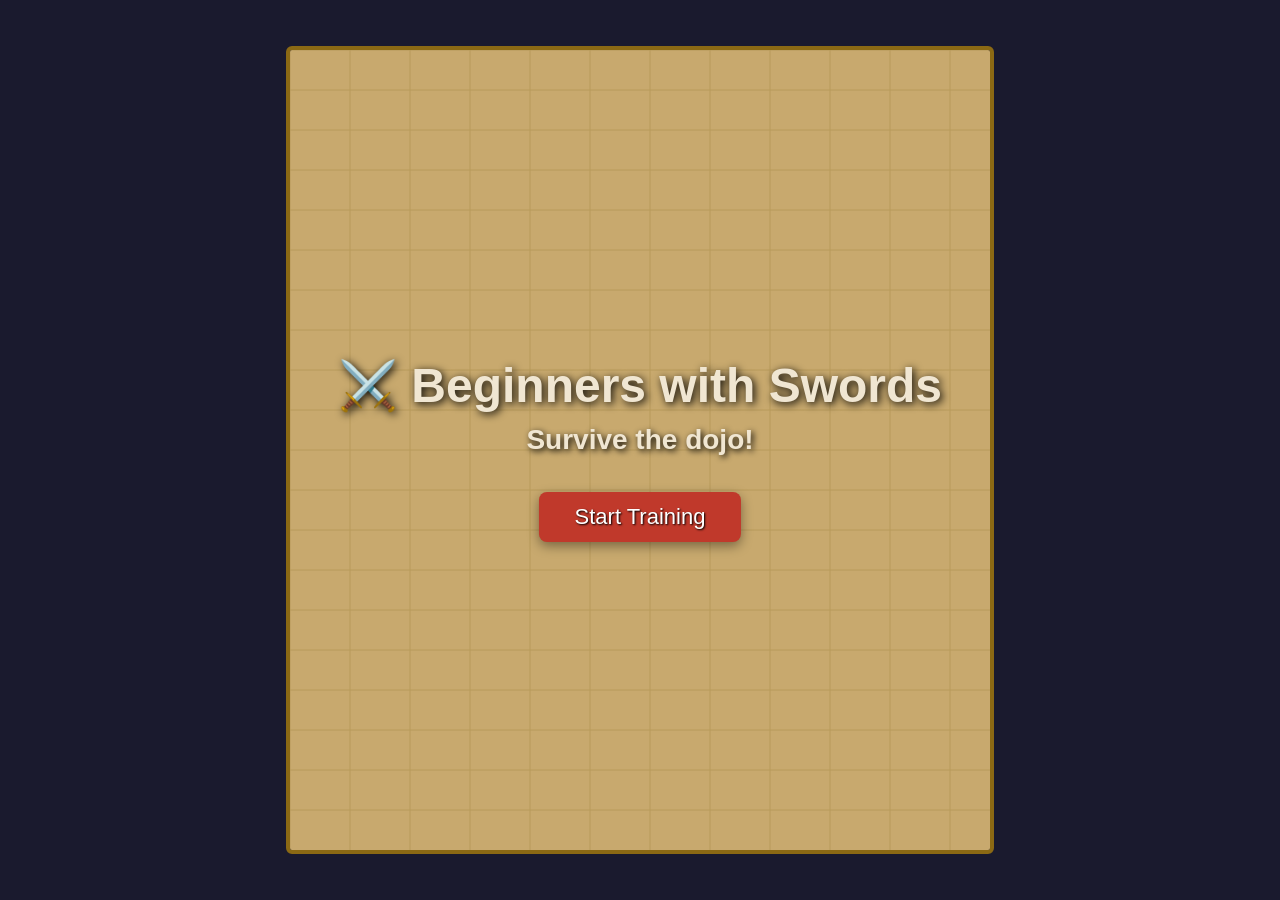
<file: swords/beginners-with-swords.html>
<!DOCTYPE html>
<html lang="en">
<head>
<meta charset="UTF-8">
<meta name="viewport" content="width=device-width, initial-scale=1.0">
<title>Beginners with Swords</title>
<style>
  * { margin: 0; padding: 0; box-sizing: border-box; }
  body {
    background: #1a1a2e;
    display: flex;
    justify-content: center;
    align-items: center;
    height: 100vh;
    font-family: 'Segoe UI', sans-serif;
    overflow: hidden;
  }
  canvas { border: 4px solid #8b6914; border-radius: 6px; display: block; }
  #ui {
    position: absolute;
    top: 50%;
    left: 50%;
    transform: translate(-50%, -50%);
    text-align: center;
    color: #f0e6d2;
    pointer-events: none;
    z-index: 10;
  }
  #ui.hidden { display: none; }
  #ui h1 { font-size: 48px; text-shadow: 2px 2px 8px #000; margin-bottom: 10px; }
  #ui h2 { font-size: 28px; text-shadow: 2px 2px 6px #000; margin-bottom: 20px; }
  #ui p { font-size: 20px; margin-bottom: 10px; }
  #ui button {
    pointer-events: all;
    font-size: 22px;
    padding: 12px 36px;
    background: #c0392b;
    color: #fff;
    border: none;
    border-radius: 8px;
    cursor: pointer;
    margin-top: 16px;
    text-shadow: 1px 1px 2px #000;
    box-shadow: 0 4px 12px rgba(0,0,0,0.4);
    transition: background 0.2s;
  }
  #ui button:hover { background: #e74c3c; }
</style>
</head>
<body>

<canvas id="game"></canvas>
<div id="ui">
  <h1>⚔️ Beginners with Swords</h1>
  <h2 id="subtitle">Survive the dojo!</h2>
  <p id="info"></p>
  <button id="btn" onclick="startGame()">Start Training</button>
</div>

<script>
const canvas = document.getElementById('game');
const ctx = canvas.getContext('2d');
const ui = document.getElementById('ui');
const subtitle = document.getElementById('subtitle');
const info = document.getElementById('info');
const btn = document.getElementById('btn');

const W = 700, H = 800;
canvas.width = W;
canvas.height = H;

// Game state
let teacher, students, round, score, state, completedThisRound, animId;
const keys = {};
window.addEventListener('keydown', e => { keys[e.key] = true; if(['ArrowLeft','ArrowRight','ArrowUp','ArrowDown'].includes(e.key)) e.preventDefault(); });
window.addEventListener('keyup', e => { keys[e.key] = false; });
const DOJO_TOP = 80;
const DOJO_BOTTOM = H - 60;
const TEACHER_Y = DOJO_TOP + 40;
const LEARN_RADIUS = 120;
const FPS = 60;

// Swing pattern generators
const swingPatterns = [
  // Wide slow sweep
  (t, spd) => Math.sin(t * spd * 0.8) * 1.2,
  // Fast chop
  (t, spd) => Math.sin(t * spd * 2.0) * 0.7,
  // Double swing
  (t, spd) => Math.sin(t * spd * 1.2) * Math.cos(t * spd * 0.5) * 1.1,
  // Erratic jab
  (t, spd) => (Math.sin(t * spd * 3) > 0.3 ? 1 : -1) * 0.6,
  // Spinning slash
  (t, spd) => Math.sin(t * spd * 1.5 + Math.cos(t * spd * 0.7) * 2) * 1.0,
  // Overhead chop
  (t, spd) => Math.cos(t * spd * 1.8) * 0.9,
  // Windmill
  (t, spd) => t * spd * 0.5 % (Math.PI * 2),
];

const STUDENT_COLORS = [
  '#e74c3c','#3498db','#2ecc71','#f39c12','#9b59b6',
  '#1abc9c','#e67e22','#e84393','#00cec9','#fdcb6e',
  '#6c5ce7','#fab1a0','#55efc4','#fd79a8','#636e72'
];

function createTeacher() {
  return {
    x: W / 2,
    y: TEACHER_Y,
    w: 36,
    h: 36,
    speed: 4.5,
  };
}

function createStudent(index, total) {
  const spacing = (W - 120) / (total + 1);
  const x = 60 + spacing * (index + 1);
  const speed = 1.4 + Math.random() * 2.0;
  const patternIdx = Math.floor(Math.random() * swingPatterns.length);
  const swingSpeed = 0.6 + Math.random() * 1.2;
  const swordLen = 30 + Math.random() * 25;
  return {
    x,
    y: DOJO_BOTTOM,
    baseX: x,
    w: 26,
    h: 26,
    speed,
    swordLen,
    swordAngle: 0,
    swingPattern: swingPatterns[patternIdx],
    swingSpeed,
    time: Math.random() * 100,
    color: STUDENT_COLORS[index % STUDENT_COLORS.length],
    goingUp: true,
    completed: false,
    wobble: 0.3 + Math.random() * 0.5,
  };
}

function initRound(r) {
  round = r;
  teacher = createTeacher();
  students = [];
  completedThisRound = 0;
  for (let i = 0; i < round; i++) {
    students.push(createStudent(i, round));
  }
}

function startGame() {
  score = 0;
  state = 'playing';
  ui.classList.add('hidden');
  initRound(1);
  if (animId) cancelAnimationFrame(animId);
  loop();
}

function showRoundBanner() {
  state = 'roundBanner';
  ui.classList.remove('hidden');
  subtitle.textContent = `Round ${round} complete!`;
  info.textContent = `Learn Time: ${score.toFixed(1)}s | Next round: ${round + 1} students`;
  btn.textContent = 'Next Round';
  btn.onclick = () => {
    initRound(round + 1);
    state = 'playing';
    ui.classList.add('hidden');
  };
}

function gameOver() {
  state = 'gameover';
  cancelAnimationFrame(animId);
  ui.classList.remove('hidden');
  subtitle.textContent = 'The teacher has been struck!';
  info.textContent = `Total Learn Time: ${score.toFixed(1)} seconds`;
  btn.textContent = 'Train Again';
  btn.onclick = startGame;
}

// Collision: sword tip vs teacher
function checkHit(student) {
  const tipX = student.x + Math.cos(student.swordAngle) * student.swordLen;
  const tipY = student.y - student.h / 2 + Math.sin(student.swordAngle) * student.swordLen;
  // Also check midpoint of sword
  const midX = student.x + Math.cos(student.swordAngle) * student.swordLen * 0.5;
  const midY = student.y - student.h / 2 + Math.sin(student.swordAngle) * student.swordLen * 0.5;
  return pointInRect(tipX, tipY, teacher) || pointInRect(midX, midY, teacher);
}

function pointInRect(px, py, r) {
  return px > r.x - r.w / 2 && px < r.x + r.w / 2 &&
         py > r.y - r.h / 2 && py < r.y + r.h / 2;
}

function update() {
  if (state !== 'playing') return;

  // Move teacher with arrow keys
  const ts = teacher.speed;
  if (keys['ArrowLeft'])  teacher.x -= ts;
  if (keys['ArrowRight']) teacher.x += ts;
  if (keys['ArrowUp'])    teacher.y -= ts;
  if (keys['ArrowDown'])  teacher.y += ts;
  teacher.x = Math.max(60, Math.min(W - 60, teacher.x));
  teacher.y = Math.max(DOJO_TOP + 10, Math.min(DOJO_BOTTOM - 40, teacher.y));

  let allDone = true;
  for (const s of students) {
    if (s.completed) continue;
    allDone = false;

    // Walk
    if (s.goingUp) {
      s.y -= s.speed;
      if (s.y <= DOJO_TOP + 80) {
        s.goingUp = false;
      }
    } else {
      s.y += s.speed;
      if (s.y >= DOJO_BOTTOM) {
        s.y = DOJO_BOTTOM;
        s.completed = true;
        completedThisRound++;
      }
    }

    // Horizontal wobble
    s.x = s.baseX + Math.sin(s.time * s.wobble) * 15;

    // Swing sword
    s.time += 0.016;
    const raw = s.swingPattern(s.time, s.swingSpeed);
    // For windmill pattern (returns cumulative), use directly; otherwise scale to angle
    if (s.swingPattern === swingPatterns[6]) {
      s.swordAngle = raw;
    } else {
      s.swordAngle = raw * Math.PI * 0.8 - Math.PI / 2;
    }

    // Accumulate learn seconds for students within radius
    const dx = s.x - teacher.x;
    const dy = s.y - teacher.y;
    const dist = Math.sqrt(dx * dx + dy * dy);
    s.learning = dist < LEARN_RADIUS;
    if (s.learning) {
      score += 1 / FPS;
    }

    // Check hit
    if (checkHit(s)) {
      gameOver();
      return;
    }
  }

  if (allDone) {
    showRoundBanner();
  }
}

function drawDojo() {
  // Floor
  ctx.fillStyle = '#c8a96e';
  ctx.fillRect(0, 0, W, H);

  // Tatami pattern
  ctx.strokeStyle = '#b89a5a';
  ctx.lineWidth = 1;
  for (let y = 0; y < H; y += 40) {
    ctx.beginPath(); ctx.moveTo(0, y); ctx.lineTo(W, y); ctx.stroke();
  }
  for (let x = 0; x < W; x += 60) {
    ctx.beginPath(); ctx.moveTo(x, 0); ctx.lineTo(x, H); ctx.stroke();
  }

  // Walls
  ctx.fillStyle = '#8b6914';
  ctx.fillRect(0, 0, W, DOJO_TOP - 10);
  ctx.fillRect(0, DOJO_BOTTOM + 20, W, H - DOJO_BOTTOM - 20);

  // Wall detail
  ctx.fillStyle = '#a07d1a';
  for (let x = 0; x < W; x += 70) {
    ctx.fillRect(x, 0, 34, DOJO_TOP - 10);
    ctx.fillRect(x, DOJO_BOTTOM + 20, 34, H - DOJO_BOTTOM - 20);
  }

  // Top wall banner
  ctx.fillStyle = '#c0392b';
  ctx.fillRect(W/2 - 80, 10, 160, 40);
  ctx.fillStyle = '#f0e6d2';
  ctx.font = 'bold 18px serif';
  ctx.textAlign = 'center';
  ctx.fillText('道場', W/2, 38);

  // Lane markers (subtle)
  ctx.setLineDash([5, 10]);
  ctx.strokeStyle = 'rgba(0,0,0,0.08)';
  ctx.lineWidth = 1;
  for (let i = 0; i < students.length; i++) {
    const x = students[i].baseX;
    ctx.beginPath();
    ctx.moveTo(x, DOJO_TOP);
    ctx.lineTo(x, DOJO_BOTTOM);
    ctx.stroke();
  }
  ctx.setLineDash([]);
}

function drawTeacher() {
  const t = teacher;
  // Learn radius aura
  const grad = ctx.createRadialGradient(t.x, t.y, 0, t.x, t.y, LEARN_RADIUS);
  grad.addColorStop(0, 'rgba(241, 196, 15, 0.12)');
  grad.addColorStop(0.7, 'rgba(241, 196, 15, 0.06)');
  grad.addColorStop(1, 'rgba(241, 196, 15, 0)');
  ctx.fillStyle = grad;
  ctx.beginPath();
  ctx.arc(t.x, t.y, LEARN_RADIUS, 0, Math.PI * 2);
  ctx.fill();
  // Radius ring
  ctx.strokeStyle = 'rgba(241, 196, 15, 0.3)';
  ctx.lineWidth = 1.5;
  ctx.setLineDash([6, 4]);
  ctx.beginPath();
  ctx.arc(t.x, t.y, LEARN_RADIUS, 0, Math.PI * 2);
  ctx.stroke();
  ctx.setLineDash([]);
  // Body
  ctx.fillStyle = '#2c3e50';
  ctx.beginPath();
  ctx.arc(t.x, t.y, t.w / 2, 0, Math.PI * 2);
  ctx.fill();
  // Hakama
  ctx.fillStyle = '#1a252f';
  ctx.fillRect(t.x - 14, t.y + 10, 28, 18);
  // Head
  ctx.fillStyle = '#fad7a0';
  ctx.beginPath();
  ctx.arc(t.x, t.y - 14, 12, 0, Math.PI * 2);
  ctx.fill();
  // Label
  ctx.fillStyle = '#fff';
  ctx.font = 'bold 11px sans-serif';
  ctx.textAlign = 'center';
  ctx.fillText('先生', t.x, t.y + 3);
}

function drawStudent(s) {
  // Shadow
  ctx.fillStyle = 'rgba(0,0,0,0.15)';
  ctx.beginPath();
  ctx.ellipse(s.x, s.y + s.h/2 + 4, 16, 5, 0, 0, Math.PI * 2);
  ctx.fill();

  // Body (gi)
  ctx.fillStyle = s.color;
  ctx.beginPath();
  ctx.arc(s.x, s.y, s.w / 2, 0, Math.PI * 2);
  ctx.fill();

  // Head
  ctx.fillStyle = '#fad7a0';
  ctx.beginPath();
  ctx.arc(s.x, s.y - 16, 9, 0, Math.PI * 2);
  ctx.fill();

  // Belt
  ctx.fillStyle = '#fff';
  ctx.fillRect(s.x - 10, s.y + 2, 20, 3);

  // Sword
  const sx = s.x;
  const sy = s.y - s.h / 2;
  const tipX = sx + Math.cos(s.swordAngle) * s.swordLen;
  const tipY = sy + Math.sin(s.swordAngle) * s.swordLen;

  // Sword trail (motion blur)
  ctx.strokeStyle = 'rgba(200, 200, 200, 0.2)';
  ctx.lineWidth = 6;
  ctx.beginPath();
  ctx.moveTo(sx, sy);
  ctx.lineTo(tipX, tipY);
  ctx.stroke();

  // Sword blade
  ctx.strokeStyle = '#bdc3c7';
  ctx.lineWidth = 3;
  ctx.beginPath();
  ctx.moveTo(sx, sy);
  ctx.lineTo(tipX, tipY);
  ctx.stroke();

  // Sword handle
  ctx.strokeStyle = '#8b4513';
  ctx.lineWidth = 5;
  ctx.beginPath();
  ctx.moveTo(sx, sy);
  const hx = sx + Math.cos(s.swordAngle) * 8;
  const hy = sy + Math.sin(s.swordAngle) * 8;
  ctx.lineTo(hx, hy);
  ctx.stroke();

  // Guard (tsuba)
  ctx.fillStyle = '#f1c40f';
  ctx.beginPath();
  ctx.arc(hx, hy, 3.5, 0, Math.PI * 2);
  ctx.fill();

  // Learning indicator
  if (s.learning && !s.completed) {
    ctx.fillStyle = 'rgba(241, 196, 15, 0.8)';
    ctx.font = 'bold 12px sans-serif';
    ctx.textAlign = 'center';
    ctx.fillText('📖', s.x, s.y - 28);
  }
}

function drawHUD() {
  ctx.fillStyle = 'rgba(0,0,0,0.6)';
  ctx.fillRect(0, H - 36, W, 36);
  ctx.fillStyle = '#f0e6d2';
  ctx.font = 'bold 16px sans-serif';
  ctx.textAlign = 'left';
  ctx.fillText(`Round: ${round}`, 16, H - 12);
  ctx.textAlign = 'center';
  ctx.fillText(`Students: ${round}`, W / 2, H - 12);
  ctx.textAlign = 'right';
  ctx.fillText(`Learn: ${score.toFixed(1)}s`, W - 16, H - 12);
}

function draw() {
  drawDojo();
  drawTeacher();
  for (const s of students) {
    drawStudent(s);
  }
  drawHUD();
}

function loop() {
  update();
  draw();
  if (state === 'playing' || state === 'roundBanner') {
    animId = requestAnimationFrame(loop);
  }
}

// Initial draw
function drawTitle() {
  ctx.fillStyle = '#c8a96e';
  ctx.fillRect(0, 0, W, H);
  ctx.strokeStyle = '#b89a5a';
  ctx.lineWidth = 1;
  for (let y = 0; y < H; y += 40) {
    ctx.beginPath(); ctx.moveTo(0, y); ctx.lineTo(W, y); ctx.stroke();
  }
  for (let x = 0; x < W; x += 60) {
    ctx.beginPath(); ctx.moveTo(x, 0); ctx.lineTo(x, H); ctx.stroke();
  }
}
drawTitle();
</script>
</body>
</html>
</file>
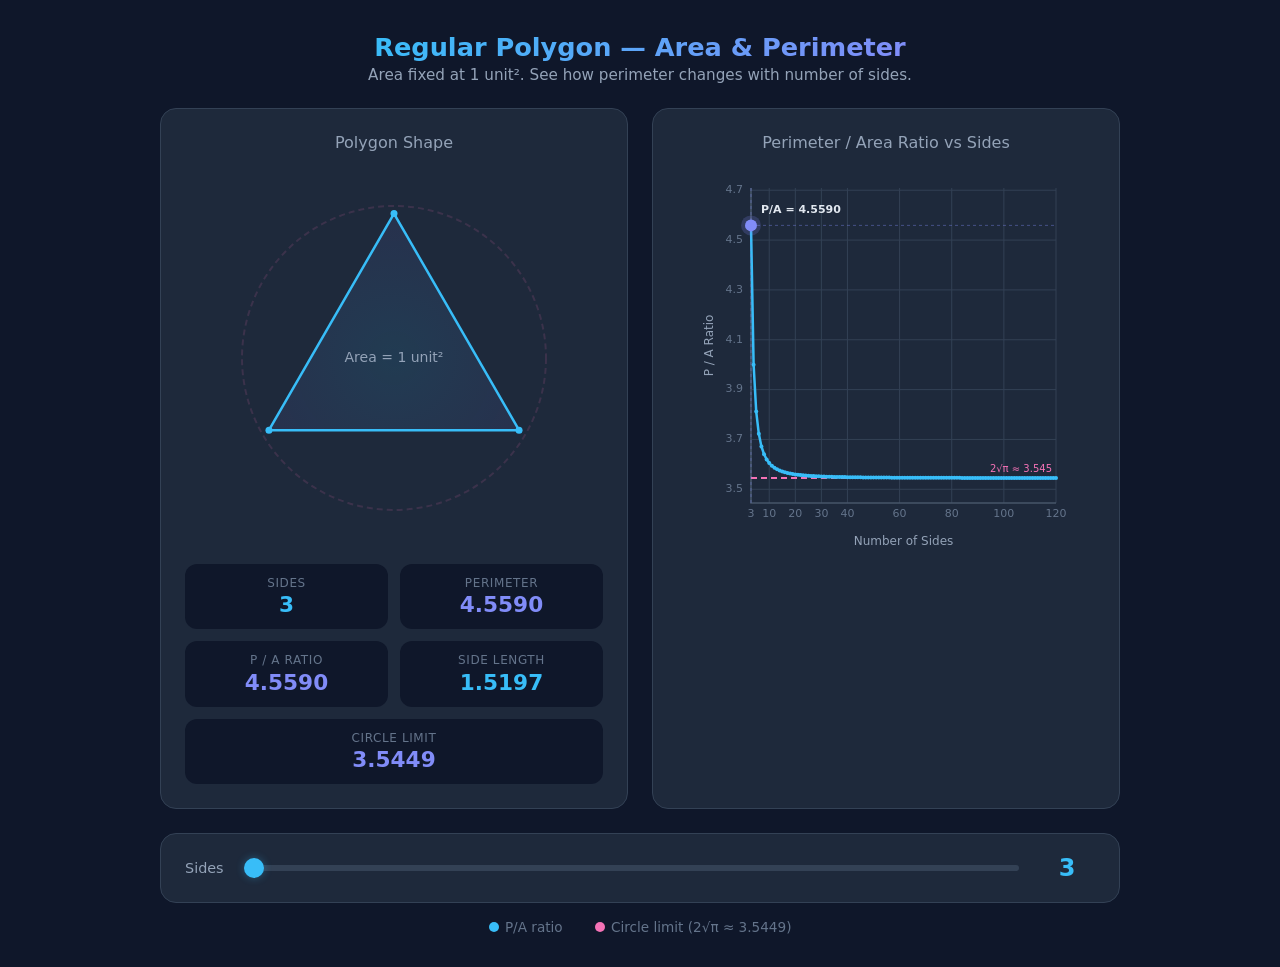
<file: tri_area/area-explorer.html>
<!DOCTYPE html>
<html lang="en">
<head>
<meta charset="UTF-8">
<meta name="viewport" content="width=device-width, initial-scale=1.0">
<title>Regular Polygon: Area vs Perimeter</title>
<style>
  *, *::before, *::after { box-sizing: border-box; margin: 0; padding: 0; }
  body {
    font-family: 'Segoe UI', system-ui, -apple-system, sans-serif;
    background: #0f172a;
    color: #e2e8f0;
    min-height: 100vh;
    display: flex;
    flex-direction: column;
    align-items: center;
    padding: 2rem 1rem;
  }
  h1 {
    font-size: 1.6rem;
    font-weight: 600;
    margin-bottom: 0.25rem;
    background: linear-gradient(135deg, #38bdf8, #818cf8);
    -webkit-background-clip: text;
    -webkit-text-fill-color: transparent;
  }
  .subtitle { color: #94a3b8; font-size: 0.95rem; margin-bottom: 1.5rem; }
  .app {
    display: grid;
    grid-template-columns: 1fr 1fr;
    gap: 1.5rem;
    max-width: 960px;
    width: 100%;
  }
  @media (max-width: 700px) { .app { grid-template-columns: 1fr; } }
  .card {
    background: #1e293b;
    border: 1px solid #334155;
    border-radius: 1rem;
    padding: 1.5rem;
    display: flex;
    flex-direction: column;
    align-items: center;
  }
  .card h2 { font-size: 1rem; color: #94a3b8; margin-bottom: 1rem; font-weight: 500; }

  /* Polygon canvas */
  #polyCanvas { width: 100%; aspect-ratio: 1; max-width: 380px; }

  /* Stats */
  .stats {
    display: grid;
    grid-template-columns: 1fr 1fr;
    gap: 0.75rem;
    width: 100%;
    margin-top: 1rem;
  }
  .stat {
    background: #0f172a;
    border-radius: 0.75rem;
    padding: 0.75rem 1rem;
    text-align: center;
  }
  .stat:last-child:nth-child(odd) { grid-column: 1 / -1; }
  .stat .label { font-size: 0.75rem; color: #64748b; text-transform: uppercase; letter-spacing: 0.05em; }
  .stat .value { font-size: 1.35rem; font-weight: 700; color: #38bdf8; margin-top: 0.15rem; }
  .stat .value.accent2 { color: #818cf8; }
  .stat .unit { font-size: 0.8rem; font-weight: 400; color: #64748b; }

  /* Slider */
  .slider-section {
    width: 100%;
    max-width: 960px;
    margin-top: 1.5rem;
    background: #1e293b;
    border: 1px solid #334155;
    border-radius: 1rem;
    padding: 1.25rem 1.5rem;
    display: flex;
    align-items: center;
    gap: 1.25rem;
  }
  .slider-section label { font-size: 0.9rem; color: #94a3b8; white-space: nowrap; }
  .slider-section input[type=range] {
    flex: 1;
    -webkit-appearance: none;
    appearance: none;
    height: 6px;
    background: #334155;
    border-radius: 3px;
    outline: none;
  }
  .slider-section input[type=range]::-webkit-slider-thumb {
    -webkit-appearance: none;
    width: 20px; height: 20px;
    background: #38bdf8;
    border-radius: 50%;
    cursor: pointer;
    box-shadow: 0 0 8px #38bdf855;
  }
  .slider-section input[type=range]::-moz-range-thumb {
    width: 20px; height: 20px;
    background: #38bdf8;
    border: none;
    border-radius: 50%;
    cursor: pointer;
  }
  .sides-display {
    font-size: 1.5rem;
    font-weight: 700;
    color: #38bdf8;
    min-width: 3.5rem;
    text-align: center;
  }

  /* Chart */
  #chartCanvas { width: 100%; aspect-ratio: 1; max-width: 380px; }

  /* Info bar */
  .info-bar {
    width: 100%;
    max-width: 960px;
    margin-top: 1rem;
    display: flex;
    justify-content: center;
    gap: 2rem;
    color: #64748b;
    font-size: 0.85rem;
  }
  .info-bar span { display: flex; align-items: center; gap: 0.4rem; }
  .dot { width: 10px; height: 10px; border-radius: 50%; display: inline-block; }
  .dot.blue { background: #38bdf8; }
  .dot.purple { background: #818cf8; }
  .dot.circle-line { background: #f472b6; }
</style>
</head>
<body>

<h1>Regular Polygon — Area &amp; Perimeter</h1>
<p class="subtitle">Area fixed at 1 unit². See how perimeter changes with number of sides.</p>

<div class="app">
  <div class="card">
    <h2>Polygon Shape</h2>
    <canvas id="polyCanvas"></canvas>
    <div class="stats">
      <div class="stat">
        <div class="label">Sides</div>
        <div class="value" id="statSides">3</div>
      </div>
      <div class="stat">
        <div class="label">Perimeter</div>
        <div class="value accent2" id="statPerimeter">4.559</div>
      </div>
      <div class="stat">
        <div class="label">P / A Ratio</div>
        <div class="value accent2" id="statRatio">4.559</div>
      </div>
      <div class="stat">
        <div class="label">Side Length</div>
        <div class="value" id="statSide">1.520</div>
      </div>
      <div class="stat">
        <div class="label">Circle Limit</div>
        <div class="value accent2" id="statCircle">3.545</div>
      </div>
    </div>
  </div>
  <div class="card">
    <h2>Perimeter / Area Ratio vs Sides</h2>
    <canvas id="chartCanvas"></canvas>
  </div>
</div>

<div class="slider-section">
  <label for="sidesSlider">Sides</label>
  <input type="range" id="sidesSlider" min="3" max="120" value="3">
  <div class="sides-display" id="sidesDisplay">3</div>
</div>

<div class="info-bar">
  <span><span class="dot blue"></span> P/A ratio</span>
  <span><span class="dot circle-line"></span> Circle limit (2√π ≈ 3.5449)</span>
</div>

<script>
const AREA = 1;
const CIRCLE_PERIM = 2 * Math.sqrt(Math.PI); // perimeter of circle with area 1

const polyCanvas = document.getElementById('polyCanvas');
const chartCanvas = document.getElementById('chartCanvas');
const slider = document.getElementById('sidesSlider');
const sidesDisplay = document.getElementById('sidesDisplay');
const statSides = document.getElementById('statSides');
const statPerimeter = document.getElementById('statPerimeter');
const statRatio = document.getElementById('statRatio');
const statSide = document.getElementById('statSide');
const statCircle = document.getElementById('statCircle');

statCircle.textContent = CIRCLE_PERIM.toFixed(4);

function getPerimeter(n) {
  return 2 * Math.sqrt(n * Math.tan(Math.PI / n));
}

function getRatio(n) {
  return getPerimeter(n) / AREA;
}

function getSideLength(n) {
  return getPerimeter(n) / n;
}

// Compute circumradius for a regular n-gon with area = 1
function getCircumradius(n) {
  // A = (1/2) n R² sin(2π/n)  =>  R = sqrt(2A / (n sin(2π/n)))
  return Math.sqrt(2 * AREA / (n * Math.sin(2 * Math.PI / n)));
}

function resizeCanvas(canvas) {
  const rect = canvas.getBoundingClientRect();
  const dpr = window.devicePixelRatio || 1;
  canvas.width = rect.width * dpr;
  canvas.height = rect.height * dpr;
  return { w: canvas.width, h: canvas.height, dpr };
}

function drawPolygon(n) {
  const { w, h, dpr } = resizeCanvas(polyCanvas);
  const ctx = polyCanvas.getContext('2d');
  ctx.clearRect(0, 0, w, h);

  const cx = w / 2, cy = h / 2;
  const maxR = Math.min(w, h) * 0.4;

  // Draw circle reference (what n→∞ looks like)
  ctx.beginPath();
  ctx.arc(cx, cy, maxR, 0, 2 * Math.PI);
  ctx.strokeStyle = '#f472b622';
  ctx.lineWidth = 2 * dpr;
  ctx.setLineDash([6 * dpr, 4 * dpr]);
  ctx.stroke();
  ctx.setLineDash([]);

  // Draw polygon scaled to fill canvas nicely
  const R = maxR * 0.95;
  ctx.beginPath();
  for (let i = 0; i <= n; i++) {
    const angle = (2 * Math.PI * i) / n - Math.PI / 2;
    const x = cx + R * Math.cos(angle);
    const y = cy + R * Math.sin(angle);
    if (i === 0) ctx.moveTo(x, y);
    else ctx.lineTo(x, y);
  }
  ctx.closePath();

  // Fill
  const grad = ctx.createRadialGradient(cx, cy, 0, cx, cy, R);
  grad.addColorStop(0, '#38bdf820');
  grad.addColorStop(1, '#818cf818');
  ctx.fillStyle = grad;
  ctx.fill();

  // Stroke
  ctx.strokeStyle = '#38bdf8';
  ctx.lineWidth = 2.5 * dpr;
  ctx.lineJoin = 'round';
  ctx.stroke();

  // Vertices
  for (let i = 0; i < Math.min(n, 60); i++) {
    const angle = (2 * Math.PI * i) / n - Math.PI / 2;
    const x = cx + R * Math.cos(angle);
    const y = cy + R * Math.sin(angle);
    ctx.beginPath();
    ctx.arc(x, y, 3.5 * dpr, 0, 2 * Math.PI);
    ctx.fillStyle = '#38bdf8';
    ctx.fill();
  }

  // Center label
  ctx.fillStyle = '#94a3b8';
  ctx.font = `${14 * dpr}px "Segoe UI", system-ui, sans-serif`;
  ctx.textAlign = 'center';
  ctx.textBaseline = 'middle';
  ctx.fillText('Area = 1 unit²', cx, cy);
}

function drawChart(currentN) {
  const { w, h, dpr } = resizeCanvas(chartCanvas);
  const ctx = chartCanvas.getContext('2d');
  ctx.clearRect(0, 0, w, h);

  const pad = { top: 20 * dpr, right: 20 * dpr, bottom: 45 * dpr, left: 55 * dpr };
  const plotW = w - pad.left - pad.right;
  const plotH = h - pad.top - pad.bottom;

  const nMin = 3, nMax = 120;
  const pMin = CIRCLE_PERIM / AREA - 0.1;
  const pMax = getRatio(3) + 0.15;

  function xOf(n) { return pad.left + ((n - nMin) / (nMax - nMin)) * plotW; }
  function yOf(r) { return pad.top + ((pMax - r) / (pMax - pMin)) * plotH; }

  // Grid lines
  ctx.strokeStyle = '#334155';
  ctx.lineWidth = 1 * dpr;
  const nTicks = [3, 10, 20, 30, 40, 60, 80, 100, 120];
  for (const n of nTicks) {
    const x = xOf(n);
    ctx.beginPath(); ctx.moveTo(x, pad.top); ctx.lineTo(x, pad.top + plotH); ctx.stroke();
  }
  const pTicks = [];
  for (let p = 3.5; p <= pMax + 0.01; p += 0.2) pTicks.push(+p.toFixed(1));
  for (const p of pTicks) {
    const y = yOf(p);
    ctx.beginPath(); ctx.moveTo(pad.left, y); ctx.lineTo(pad.left + plotW, y); ctx.stroke();
  }

  // Axes
  ctx.strokeStyle = '#475569';
  ctx.lineWidth = 1.5 * dpr;
  ctx.beginPath();
  ctx.moveTo(pad.left, pad.top);
  ctx.lineTo(pad.left, pad.top + plotH);
  ctx.lineTo(pad.left + plotW, pad.top + plotH);
  ctx.stroke();

  // Axis labels
  ctx.fillStyle = '#64748b';
  ctx.font = `${11 * dpr}px "Segoe UI", system-ui, sans-serif`;
  ctx.textAlign = 'center';
  ctx.textBaseline = 'top';
  for (const n of nTicks) {
    ctx.fillText(n, xOf(n), pad.top + plotH + 6 * dpr);
  }
  ctx.textBaseline = 'middle';
  ctx.textAlign = 'right';
  for (const p of pTicks) {
    ctx.fillText(p.toFixed(1), pad.left - 8 * dpr, yOf(p));
  }

  // Axis titles
  ctx.fillStyle = '#94a3b8';
  ctx.font = `${12 * dpr}px "Segoe UI", system-ui, sans-serif`;
  ctx.textAlign = 'center';
  ctx.textBaseline = 'top';
  ctx.fillText('Number of Sides', pad.left + plotW / 2, h - 12 * dpr);

  ctx.save();
  ctx.translate(14 * dpr, pad.top + plotH / 2);
  ctx.rotate(-Math.PI / 2);
  ctx.textBaseline = 'middle';
  ctx.fillText('P / A Ratio', 0, 0);
  ctx.restore();

  // Circle limit line
  const circleRatio = CIRCLE_PERIM / AREA;
  const yCircle = yOf(circleRatio);
  ctx.setLineDash([6 * dpr, 4 * dpr]);
  ctx.strokeStyle = '#f472b6';
  ctx.lineWidth = 2 * dpr;
  ctx.beginPath();
  ctx.moveTo(pad.left, yCircle);
  ctx.lineTo(pad.left + plotW, yCircle);
  ctx.stroke();
  ctx.setLineDash([]);

  ctx.fillStyle = '#f472b6';
  ctx.font = `${10 * dpr}px "Segoe UI", system-ui, sans-serif`;
  ctx.textAlign = 'right';
  ctx.textBaseline = 'bottom';
  ctx.fillText(`2√π ≈ ${circleRatio.toFixed(3)}`, pad.left + plotW - 4 * dpr, yCircle - 4 * dpr);

  // Ratio curve
  ctx.beginPath();
  for (let n = nMin; n <= nMax; n++) {
    const x = xOf(n);
    const y = yOf(getRatio(n));
    if (n === nMin) ctx.moveTo(x, y);
    else ctx.lineTo(x, y);
  }
  ctx.strokeStyle = '#38bdf8';
  ctx.lineWidth = 2.5 * dpr;
  ctx.stroke();

  // Data points
  for (let n = nMin; n <= nMax; n++) {
    const x = xOf(n);
    const y = yOf(getRatio(n));
    ctx.beginPath();
    ctx.arc(x, y, (n === currentN ? 6 : 2) * dpr, 0, 2 * Math.PI);
    ctx.fillStyle = n === currentN ? '#818cf8' : '#38bdf8';
    ctx.fill();
  }

  // Current point highlight
  if (currentN >= nMin && currentN <= nMax) {
    const x = xOf(currentN);
    const y = yOf(getRatio(currentN));
    // Glow
    ctx.beginPath();
    ctx.arc(x, y, 10 * dpr, 0, 2 * Math.PI);
    ctx.fillStyle = '#818cf833';
    ctx.fill();
    // Crosshair
    ctx.setLineDash([3 * dpr, 3 * dpr]);
    ctx.strokeStyle = '#818cf866';
    ctx.lineWidth = 1 * dpr;
    ctx.beginPath(); ctx.moveTo(x, pad.top); ctx.lineTo(x, pad.top + plotH); ctx.stroke();
    ctx.beginPath(); ctx.moveTo(pad.left, y); ctx.lineTo(pad.left + plotW, y); ctx.stroke();
    ctx.setLineDash([]);

    // Label
    ctx.fillStyle = '#e2e8f0';
    ctx.font = `bold ${11 * dpr}px "Segoe UI", system-ui, sans-serif`;
    ctx.textAlign = 'left';
    ctx.textBaseline = 'bottom';
    const labelX = x + 10 * dpr;
    const labelY = y - 10 * dpr;
    ctx.fillText(`P/A = ${getRatio(currentN).toFixed(4)}`, labelX, labelY);
  }
}

function update() {
  const n = parseInt(slider.value);
  const perim = getPerimeter(n);
  const side = getSideLength(n);
  const ratio = getRatio(n);

  sidesDisplay.textContent = n;
  statSides.textContent = n;
  statPerimeter.textContent = perim.toFixed(4);
  statRatio.textContent = ratio.toFixed(4);
  statSide.textContent = side.toFixed(4);

  drawPolygon(n);
  drawChart(n);
}

slider.addEventListener('input', update);
window.addEventListener('resize', update);
update();
</script>
</body>
</html>
</file>
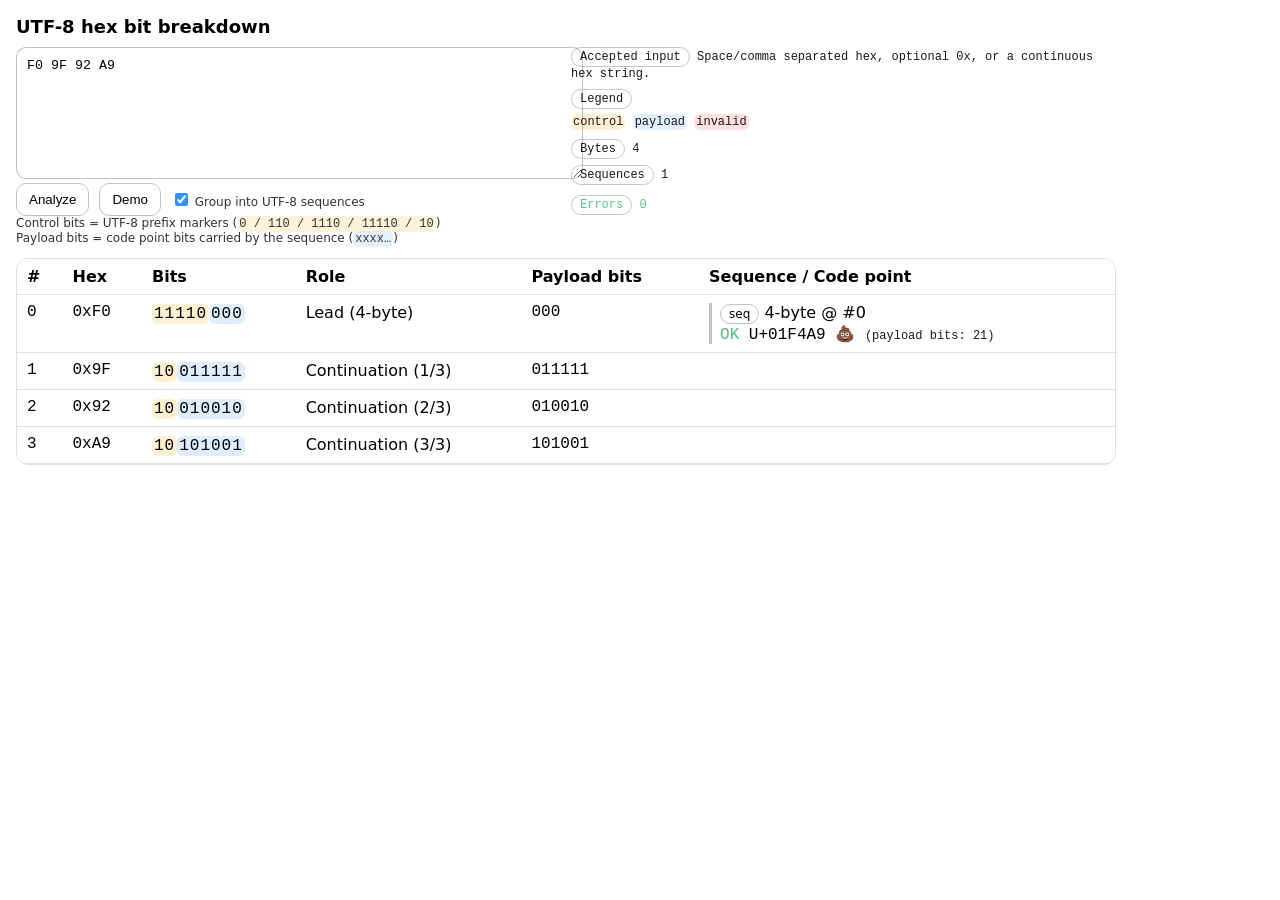
<file: utf8-explorer/utf8-breakdown.html>
<!doctype html>
<html lang="en">
<head>
  <meta charset="utf-8" />
  <meta name="viewport" content="width=device-width,initial-scale=1" />
  <title>UTF-8 Hex Bit Breakdown</title>
  <style>
    :root { color-scheme: light dark; }
    body { font-family: ui-sans-serif, system-ui, -apple-system, Segoe UI, Roboto, Arial, sans-serif; margin: 16px; }
    h1 { font-size: 18px; margin: 0 0 10px; }
    .row { display: grid; grid-template-columns: 1fr; gap: 12px; max-width: 1100px; }
    textarea, input { font-family: ui-monospace, SFMono-Regular, Menlo, Consolas, "Liberation Mono", monospace; }
    textarea { width: 100%; min-height: 110px; padding: 10px; border-radius: 10px; border: 1px solid #6666; }
    .controls { display: flex; gap: 10px; align-items: center; flex-wrap: wrap; }
    button { padding: 8px 12px; border-radius: 10px; border: 1px solid #6666; background: transparent; cursor: pointer; }
    button:hover { border-color: #9999; }
    .note { font-size: 12px; opacity: 0.8; }
    table { width: 100%; border-collapse: collapse; }
    th, td { padding: 8px 10px; border-bottom: 1px solid #6663; vertical-align: top; }
    th { text-align: left; position: sticky; top: 0; background: Canvas; }
    .mono { font-family: ui-monospace, SFMono-Regular, Menlo, Consolas, "Liberation Mono", monospace; }
    .bits { letter-spacing: 1px; white-space: nowrap; }
    .ctl { background: rgba(255, 170, 0, 0.18); border-radius: 6px; padding: 1px 2px; }
    .pay { background: rgba(80, 160, 255, 0.18); border-radius: 6px; padding: 1px 2px; }
    .bad { background: rgba(255, 80, 80, 0.20); border-radius: 6px; padding: 1px 2px; }
    .pill { display: inline-block; padding: 2px 8px; border-radius: 999px; border: 1px solid #6666; font-size: 12px; }
    .err { color: #ff4d4d; }
    .ok  { color: #42c27a; }
    .seq { border-left: 3px solid #6666; padding-left: 8px; }
    .small { font-size: 12px; opacity: 0.9; }
    .grid2 { display: grid; grid-template-columns: 1fr 1fr; gap: 10px; }
    @media (max-width: 900px) { .grid2 { grid-template-columns: 1fr; } }
  </style>
</head>
<body>
  <h1>UTF-8 hex bit breakdown</h1>

  <div class="row">
    <div class="grid2">
      <div>
        <textarea id="hexInput" spellcheck="false" placeholder="Paste bytes as hex: e.g. F0 9F 92 A9  or 0xF0,0x9F,0x92,0xA9  or f09f92a9"></textarea>
        <div class="controls">
          <button id="analyzeBtn">Analyze</button>
          <button id="demoBtn">Demo</button>
          <label class="note"><input type="checkbox" id="groupSeq" checked /> Group into UTF-8 sequences</label>
        </div>
        <div class="note">
          Control bits = UTF-8 prefix markers (<span class="ctl mono">0 / 110 / 1110 / 11110 / 10</span>)<br/>
          Payload bits = code point bits carried by the sequence (<span class="pay mono">xxxx…</span>)
        </div>
      </div>

      <div>
        <div class="mono small">
          <div><span class="pill">Accepted input</span> Space/comma separated hex, optional 0x, or a continuous hex string.</div>
          <div style="margin-top:8px;">
            <div><span class="pill">Legend</span></div>
            <div style="margin-top:6px;">
              <span class="ctl">control</span> <span class="pay">payload</span> <span class="bad">invalid</span>
            </div>
          </div>
          <div style="margin-top:10px;" id="summary"></div>
          <div style="margin-top:10px;" id="errors"></div>
        </div>
      </div>
    </div>

    <div style="overflow:auto; border:1px solid #6663; border-radius:12px;">
      <table>
        <thead>
          <tr>
            <th>#</th>
            <th>Hex</th>
            <th>Bits</th>
            <th>Role</th>
            <th>Payload bits</th>
            <th>Sequence / Code point</th>
          </tr>
        </thead>
        <tbody id="out"></tbody>
      </table>
    </div>
  </div>

<script>
(function () {
  const hexInput = document.getElementById('hexInput');
  const out = document.getElementById('out');
  const errorsEl = document.getElementById('errors');
  const summaryEl = document.getElementById('summary');
  const groupSeq = document.getElementById('groupSeq');

  document.getElementById('analyzeBtn').addEventListener('click', () => analyze());
  document.getElementById('demoBtn').addEventListener('click', () => {
    hexInput.value = "24 C2 A2 E2 82 AC F0 9F 92 A9 41";
    analyze();
  });

  function parseHexBytes(s) {
    s = (s || "").trim();
    if (!s) return [];

    // If it's a continuous hex string (possibly with spaces removed), treat pairs as bytes.
    const stripped = s.replace(/[\s,;:_-]/g, '').replace(/0x/gi, '');
    const looksContinuous = /^[0-9a-fA-F]+$/.test(stripped) && stripped.length >= 2 && (stripped.length % 2 === 0);

    if (looksContinuous && !/[,\s;]/.test(s)) {
      const bytes = [];
      for (let i = 0; i < stripped.length; i += 2) {
        bytes.push(parseInt(stripped.slice(i, i + 2), 16));
      }
      return bytes;
    }

    // Tokenize by separators; each token may be 1-2 hex bytes or longer (then split into pairs).
    const tokens = s.split(/[\s,;]+/).filter(Boolean);
    const bytes = [];
    for (const tok0 of tokens) {
      const tok = tok0.replace(/^0x/i, '');
      if (!/^[0-9a-fA-F]+$/.test(tok)) throw new Error(`Invalid token: "${tok0}"`);
      if (tok.length === 1) bytes.push(parseInt(tok, 16));
      else if (tok.length === 2) bytes.push(parseInt(tok, 16));
      else {
        if (tok.length % 2 !== 0) throw new Error(`Odd-length hex token: "${tok0}"`);
        for (let i = 0; i < tok.length; i += 2) bytes.push(parseInt(tok.slice(i, i + 2), 16));
      }
    }
    return bytes;
  }

  function toBin8(b) {
    return b.toString(2).padStart(8, '0');
  }

  function classifyLead(b) {
    // Returns {len, ctlBits, payloadBits, roleLabel, valid}
    const bin = toBin8(b);
    if ((b & 0x80) === 0x00) { // 0xxxxxxx
      return { len: 1, ctlBits: "0", payloadBits: bin.slice(1), roleLabel: "ASCII (1-byte)", valid: true };
    }
    if ((b & 0xE0) === 0xC0) { // 110xxxxx
      return { len: 2, ctlBits: "110", payloadBits: bin.slice(3), roleLabel: "Lead (2-byte)", valid: true };
    }
    if ((b & 0xF0) === 0xE0) { // 1110xxxx
      return { len: 3, ctlBits: "1110", payloadBits: bin.slice(4), roleLabel: "Lead (3-byte)", valid: true };
    }
    if ((b & 0xF8) === 0xF0) { // 11110xxx
      return { len: 4, ctlBits: "11110", payloadBits: bin.slice(5), roleLabel: "Lead (4-byte)", valid: true };
    }
    // 10xxxxxx is continuation; other patterns invalid as lead
    if ((b & 0xC0) === 0x80) {
      return { len: 0, ctlBits: "10", payloadBits: bin.slice(2), roleLabel: "Continuation (unexpected lead)", valid: false };
    }
    return { len: 0, ctlBits: "", payloadBits: "", roleLabel: "Invalid", valid: false };
  }

  function classifyCont(b) {
    const bin = toBin8(b);
    const isCont = ((b & 0xC0) === 0x80); // 10xxxxxx
    return {
      ctlBits: isCont ? "10" : "",
      payloadBits: isCont ? bin.slice(2) : "",
      valid: isCont
    };
  }

  function escapeHtml(s) {
    return String(s).replace(/[&<>"']/g, m => ({'&':'&amp;','<':'&lt;','>':'&gt;','"':'&quot;',"'":'&#39;'}[m]));
  }

  function renderBits(bin, ctlLen, badCtl = false) {
    // ctlLen: number of control bits at start of byte
    const ctl = bin.slice(0, ctlLen);
    const pay = bin.slice(ctlLen);
    const ctlClass = badCtl ? "bad" : "ctl";
    return `<span class="bits mono"><span class="${ctlClass}">${ctl}</span><span class="pay">${pay}</span></span>`;
  }

  function codePointToChar(cp) {
    try {
      // Avoid generating lone surrogate chars via fromCodePoint; it'll throw if invalid.
      return String.fromCodePoint(cp);
    } catch {
      return " ";
    }
  }

  function hex2(b) {
    return b.toString(16).toUpperCase().padStart(2, '0');
  }

  function analyze() {
    out.innerHTML = "";
    errorsEl.innerHTML = "";
    summaryEl.innerHTML = "";

    let bytes;
    try {
      bytes = parseHexBytes(hexInput.value);
    } catch (e) {
      errorsEl.innerHTML = `<div class="err">Parse error: ${escapeHtml(e.message || String(e))}</div>`;
      return;
    }

    if (bytes.length === 0) return;

    const errs = [];
    const rows = [];

    // If not grouping, just show per-byte prefix/payload bits.
    if (!groupSeq.checked) {
      bytes.forEach((b, i) => {
        const lead = classifyLead(b);
        let bitsHtml, payloadBits, role;
        if (lead.len === 1 && lead.valid) {
          bitsHtml = renderBits(toBin8(b), 1, false);
          payloadBits = lead.payloadBits;
          role = lead.roleLabel;
        } else if ((b & 0xC0) === 0x80) {
          const c = classifyCont(b);
          bitsHtml = renderBits(toBin8(b), 2, false);
          payloadBits = c.payloadBits;
          role = "Continuation";
        } else if (lead.valid) {
          bitsHtml = renderBits(toBin8(b), lead.ctlBits.length, false);
          payloadBits = lead.payloadBits;
          role = lead.roleLabel;
        } else {
          bitsHtml = `<span class="bits mono"><span class="bad">${toBin8(b)}</span></span>`;
          payloadBits = "";
          role = "Invalid";
        }

        rows.push({
          idx: i,
          hex: hex2(b),
          bitsHtml,
          role,
          payloadBits,
          seqInfo: ""
        });
      });

      render(rows, errs, { bytes, sequences: 0 });
      return;
    }

    // Group into UTF-8 sequences.
    let i = 0;
    let seqCount = 0;
    while (i < bytes.length) {
      const b0 = bytes[i];
      const lead = classifyLead(b0);

      // Handle unexpected continuation or invalid lead.
      if (!lead.valid || lead.len === 0) {
        const bin = toBin8(b0);
        const isCont = ((b0 & 0xC0) === 0x80);
        const bitsHtml = isCont ? renderBits(bin, 2, true) : `<span class="bits mono"><span class="bad">${bin}</span></span>`;
        rows.push({
          idx: i,
          hex: hex2(b0),
          bitsHtml,
          role: lead.roleLabel,
          payloadBits: isCont ? bin.slice(2) : "",
          seqInfo: `<span class="err">Not a valid sequence start</span>`
        });
        errs.push(`Byte #${i} (0x${hex2(b0)}) is ${isCont ? "a continuation byte" : "invalid"} where a lead byte was expected.`);
        i += 1;
        continue;
      }

      const len = lead.len;
      const seqStart = i;
      const seqBytes = bytes.slice(i, i + len);

      if (seqBytes.length < len) {
        errs.push(`Truncated sequence starting at byte #${seqStart}: expected ${len} bytes, got ${seqBytes.length}.`);
      }

      // Validate continuations and collect payload bits.
      let payloadBitsAll = lead.payloadBits;
      let ok = true;

      // Lead byte row
      rows.push({
        idx: i,
        hex: hex2(b0),
        bitsHtml: renderBits(toBin8(b0), lead.ctlBits.length, false),
        role: lead.roleLabel,
        payloadBits: lead.payloadBits,
        seqInfo: "" // fill later for first row
      });

      for (let j = 1; j < len; j++) {
        const bi = bytes[i + j];
        if (bi === undefined) { ok = false; continue; }
        const c = classifyCont(bi);
        if (!c.valid) ok = false;
        payloadBitsAll += c.payloadBits;

        rows.push({
          idx: i + j,
          hex: hex2(bi),
          bitsHtml: c.valid ? renderBits(toBin8(bi), 2, false) : `<span class="bits mono"><span class="bad">${toBin8(bi)}</span></span>`,
          role: c.valid ? `Continuation (${j}/${len-1})` : `Invalid continuation (${j}/${len-1})`,
          payloadBits: c.valid ? c.payloadBits : "",
          seqInfo: ""
        });

        if (!c.valid) {
          errs.push(`Byte #${i + j} (0x${hex2(bi)}) is not a valid continuation (must start with 10xxxxxx).`);
        }
      }

      // Compute code point if structurally OK.
      let cp = null;
      let ch = "";
      let cpInfo = "";
      if (ok) {
        cp = parseInt(payloadBitsAll, 2);

        // Minimal UTF-8 well-formed checks:
        // - No surrogate code points
        // - Max U+10FFFF
        // - Reject overlong encodings
        const overlong =
          (len === 2 && cp < 0x80) ||
          (len === 3 && cp < 0x800) ||
          (len === 4 && cp < 0x10000);

        const surrogate = (cp >= 0xD800 && cp <= 0xDFFF);
        const tooHigh = (cp > 0x10FFFF);

        if (overlong) {
          ok = false;
          errs.push(`Overlong encoding at byte #${seqStart}: decodes to U+${cp.toString(16).toUpperCase()} but used ${len} bytes.`);
        }
        if (surrogate) {
          ok = false;
          errs.push(`Invalid code point (surrogate) at byte #${seqStart}: U+${cp.toString(16).toUpperCase()}.`);
        }
        if (tooHigh) {
          ok = false;
          errs.push(`Invalid code point (> U+10FFFF) at byte #${seqStart}: U+${cp.toString(16).toUpperCase()}.`);
        }

        if (ok) {
          ch = codePointToChar(cp);
          const u = "U+" + cp.toString(16).toUpperCase().padStart(cp <= 0xFFFF ? 4 : 6, '0');
          cpInfo = `<span class="ok">OK</span> ${escapeHtml(u)} ${escapeHtml(ch)} <span class="small">(payload bits: ${payloadBitsAll.length})</span>`;
        } else {
          cpInfo = `<span class="err">Invalid</span> (payload bits: ${payloadBitsAll.length})`;
        }
      } else {
        cpInfo = `<span class="err">Invalid</span> (structural)`;
      }

      // Put sequence info on the first row of the sequence.
      rows[rows.length - len].seqInfo =
        `<div class="seq"><div><span class="pill">seq</span> ${len}-byte @ #${seqStart}</div><div class="mono">${cpInfo}</div></div>`;

      seqCount += 1;
      i += len;
    }

    render(rows, errs, { bytes, sequences: seqCount });
  }

  function render(rows, errs, meta) {
    out.innerHTML = rows.map(r => `
      <tr>
        <td class="mono">${r.idx}</td>
        <td class="mono">0x${r.hex}</td>
        <td>${r.bitsHtml}</td>
        <td>${escapeHtml(r.role)}</td>
        <td class="mono">${escapeHtml(r.payloadBits || "")}</td>
        <td>${r.seqInfo || ""}</td>
      </tr>
    `).join("");

    summaryEl.innerHTML = `
      <div><span class="pill">Bytes</span> ${meta.bytes.length}</div>
      <div style="margin-top:6px;"><span class="pill">Sequences</span> ${meta.sequences}</div>
    `;

    if (errs.length) {
      errorsEl.innerHTML = `<div class="err"><div><span class="pill">Errors</span> ${errs.length}</div><ul>${errs.map(e => `<li>${escapeHtml(e)}</li>`).join("")}</ul></div>`;
    } else {
      errorsEl.innerHTML = `<div class="ok"><span class="pill">Errors</span> 0</div>`;
    }
  }

  // Auto-run on paste / input for convenience.
  let t = null;
  hexInput.addEventListener('input', () => {
    clearTimeout(t);
    t = setTimeout(analyze, 120);
  });

  // Seed with a demo
  hexInput.value = "F0 9F 92 A9";
  analyze();
})();
</script>
</body>
</html>
</file>
<file: metronome/style.css>
/* ===== Reset & Base ===== */
*, *::before, *::after { box-sizing: border-box; margin: 0; padding: 0; }

:root {
  --bg: #0a0a0f;
  --surface: #161625;
  --card: #1c1c30;
  --card-hover: #242440;
  --primary: #e94560;
  --secondary: #4ecdc4;
  --accent: #ffd93d;
  --text: #f0f0f0;
  --text-dim: #999;
  --text-muted: #555;
  --border: #2a2a40;
  --radius: 12px;
  --safe-top: env(safe-area-inset-top, 0px);
  --safe-bottom: env(safe-area-inset-bottom, 0px);
}

html, body {
  height: 100%;
  overflow: hidden;
  background: var(--bg);
  color: var(--text);
  font-family: -apple-system, BlinkMacSystemFont, 'SF Pro Display', system-ui, sans-serif;
  -webkit-font-smoothing: antialiased;
  -webkit-tap-highlight-color: transparent;
  -webkit-touch-callout: none;
  user-select: none;
}

#app { height: 100%; }

/* ===== View System ===== */
.view {
  display: none;
  position: fixed;
  inset: 0;
  flex-direction: column;
  background: var(--bg);
}
.view.active { display: flex; }

.view-header {
  flex-shrink: 0;
  display: flex;
  align-items: center;
  justify-content: space-between;
  padding: 12px 20px;
  padding-top: calc(12px + var(--safe-top));
  background: var(--surface);
  border-bottom: 1px solid var(--border);
  min-height: 56px;
  gap: 12px;
}
.view-header h1 { font-size: 22px; font-weight: 700; }
.view-header h2 {
  font-size: 18px; font-weight: 600; flex: 1;
  text-align: center; min-width: 0;
  overflow: hidden; text-overflow: ellipsis; white-space: nowrap;
}

.view-body {
  flex: 1;
  overflow-y: auto;
  -webkit-overflow-scrolling: touch;
  padding: 20px;
  padding-bottom: calc(80px + var(--safe-bottom));
}

/* ===== Common Components ===== */
.hdr-btn {
  background: none;
  border: 1px solid var(--border);
  color: var(--text);
  padding: 8px 16px;
  border-radius: 8px;
  font-size: 14px;
  cursor: pointer;
  white-space: nowrap;
  flex-shrink: 0;
}
.hdr-btn.accent { background: var(--primary); border-color: var(--primary); font-weight: 600; }

.btn {
  background: var(--card);
  border: 1px solid var(--border);
  color: var(--text);
  padding: 12px 28px;
  border-radius: 10px;
  font-size: 16px;
  cursor: pointer;
  font-weight: 500;
}
.btn.primary { background: var(--primary); border-color: var(--primary); }

.btn-sm {
  background: none;
  border: 1px solid var(--border);
  color: var(--text-dim);
  width: 36px; height: 36px;
  border-radius: 8px;
  font-size: 16px;
  cursor: pointer;
  display: inline-flex;
  align-items: center;
  justify-content: center;
  flex-shrink: 0;
}
.btn-sm:disabled { opacity: 0.3; pointer-events: none; }

input[type="text"], input[type="number"], select {
  background: var(--surface);
  border: 1px solid var(--border);
  color: var(--text);
  padding: 10px 12px;
  border-radius: 8px;
  font-size: 15px;
  font-family: inherit;
  width: 100%;
  outline: none;
}
input:focus, select:focus { border-color: var(--secondary); }
input[type="number"] { -moz-appearance: textfield; }

label {
  display: block;
  font-size: 12px;
  color: var(--text-dim);
  margin-bottom: 4px;
  text-transform: uppercase;
  letter-spacing: 0.5px;
  font-weight: 600;
}

/* ===== FAB ===== */
.fab {
  position: fixed;
  bottom: calc(24px + var(--safe-bottom));
  right: 24px;
  width: 60px; height: 60px;
  border-radius: 50%;
  background: var(--primary);
  color: white;
  font-size: 32px;
  border: none;
  cursor: pointer;
  box-shadow: 0 4px 20px rgba(233, 69, 96, 0.4);
  z-index: 10;
  display: flex;
  align-items: center;
  justify-content: center;
}

/* ===== Song List ===== */
.empty-state {
  display: flex; flex-direction: column; align-items: center; justify-content: center;
  height: 60vh; color: var(--text-muted); text-align: center;
}
.empty-icon { font-size: 64px; margin-bottom: 16px; }
.empty-state p { font-size: 18px; margin: 4px 0; }

.song-card {
  display: flex; align-items: center;
  background: var(--card); border: 1px solid var(--border);
  border-radius: var(--radius); padding: 16px 20px; margin-bottom: 12px;
  cursor: pointer; transition: background 0.15s;
}
.song-card:active { background: var(--card-hover); }
.song-card-main { flex: 1; min-width: 0; }
.song-card-main h3 { font-size: 17px; font-weight: 600; margin-bottom: 4px; white-space: nowrap; overflow: hidden; text-overflow: ellipsis; }
.song-meta { font-size: 13px; color: var(--text-dim); }
.song-card-actions { display: flex; gap: 8px; margin-left: 12px; flex-shrink: 0; }
.btn-icon { background: none; border: none; font-size: 20px; cursor: pointer; padding: 8px; border-radius: 8px; color: var(--text-dim); }
.btn-icon:hover { background: var(--surface); }
.btn-icon.play { color: var(--secondary); }

/* ===== Editor ===== */
.editor-top {
  display: grid; grid-template-columns: 1fr auto auto;
  gap: 16px; align-items: end; margin-bottom: 20px;
}
.editor-top .field-group.wide { grid-column: 1; }
.field-group { margin-bottom: 0; }
.field-row {
  display: grid; grid-template-columns: repeat(auto-fit, minmax(110px, 1fr));
  gap: 12px; margin-bottom: 12px;
}
.duration-display { font-size: 14px; color: var(--text-dim); padding: 10px 0; display: block; }

.time-sig-input { display: flex; align-items: center; gap: 6px; }
.time-sig-input input { width: 60px; text-align: center; }
.time-sig-input select { width: 60px; }
.ts-slash { font-size: 20px; color: var(--text-dim); }

.tempo-input-row { display: flex; gap: 6px; align-items: center; }
.tempo-input-row input { flex: 1; min-width: 0; }
.btn-a-tempo {
  background: rgba(78, 205, 196, 0.12);
  border: 1px solid rgba(78, 205, 196, 0.3);
  color: var(--secondary);
  font-size: 11px; font-style: italic; font-weight: 600;
  padding: 6px 10px; border-radius: 6px; cursor: pointer;
  white-space: nowrap; flex-shrink: 0;
}

/* Section Cards */
.section-card {
  background: var(--card); border: 1px solid var(--border);
  border-radius: var(--radius); margin-bottom: 12px; overflow: hidden;
}
.section-card-header {
  display: flex; align-items: center; gap: 12px;
  padding: 12px 16px; background: var(--surface);
  border-bottom: 1px solid var(--border);
}
.section-badge {
  width: 36px; height: 36px; border-radius: 50%;
  background: var(--primary); color: white;
  display: flex; align-items: center; justify-content: center;
  font-weight: 700; font-size: 16px; flex-shrink: 0;
}
.section-name-input {
  flex: 1; background: transparent; border: 1px solid transparent;
  font-size: 15px; font-weight: 600; padding: 6px 8px;
}
.section-name-input:focus { border-color: var(--border); background: var(--surface); }
.section-actions { display: flex; gap: 4px; flex-shrink: 0; }
.section-card-body { padding: 16px; }

/* Subdivision selector */
.subdiv-selector { display: flex; gap: 6px; }
.subdiv-opt {
  background: var(--surface); border: 1px solid var(--border);
  color: var(--text-dim); padding: 6px 12px; border-radius: 6px;
  font-size: 13px; cursor: pointer; font-family: inherit;
}
.subdiv-opt.active { border-color: var(--secondary); color: var(--secondary); background: rgba(78,205,196,0.1); }

/* Event Timeline */
.events-section { margin-top: 14px; padding-top: 14px; border-top: 1px solid var(--border); }
.events-header { display: flex; align-items: center; justify-content: space-between; margin-bottom: 10px; }
.events-header label { margin-bottom: 0; font-size: 12px; }

.event-row {
  display: flex; align-items: center; gap: 8px;
  margin-bottom: 8px; padding: 10px 12px;
  background: var(--surface); border-radius: 8px;
  border-left: 4px solid var(--text-muted);
  flex-wrap: wrap;
}
.event-row.evt-rit { border-left-color: var(--accent); }
.event-row.evt-accel { border-left-color: var(--secondary); }
.event-row.evt-warning { border-left-color: #ff8c00; }
.event-row.evt-tempo_change { border-left-color: var(--primary); }

.event-row .evt-type {
  font-size: 11px; font-weight: 700; text-transform: uppercase;
  letter-spacing: 0.5px; min-width: 50px; flex-shrink: 0;
}
.evt-rit .evt-type { color: var(--accent); }
.evt-accel .evt-type { color: var(--secondary); }
.evt-warning .evt-type { color: #ff8c00; }
.evt-tempo_change .evt-type { color: var(--primary); }

.event-row .field-inline { display: flex; align-items: center; gap: 4px; font-size: 13px; color: var(--text-dim); }
.event-row input[type="number"] { width: 56px; padding: 6px 8px; font-size: 13px; }
.event-row input[type="text"] { width: 120px; padding: 6px 8px; font-size: 13px; }
.event-row select { width: auto; padding: 6px 8px; font-size: 13px; }
.warning-color-preview { width: 16px; height: 16px; border-radius: 4px; flex-shrink: 0; }

.add-event-bar { display: flex; gap: 6px; flex-wrap: wrap; }
.btn-add-event {
  background: none; border: 1px dashed var(--border);
  color: var(--text-dim); padding: 6px 12px;
  border-radius: 6px; font-size: 12px; cursor: pointer;
}

.btn-add-section {
  display: block; width: 100%;
  background: none; border: 2px dashed var(--border);
  color: var(--text-dim); padding: 16px;
  border-radius: var(--radius); font-size: 15px;
  cursor: pointer; margin-top: 4px;
}

/* ===== Performance View ===== */
.perf-view { background: var(--bg); overflow: hidden; }

/* Tiny control bar at top */
.perf-controls {
  flex-shrink: 0; display: flex; align-items: center;
  justify-content: space-between; padding: 4px 12px;
  padding-top: calc(4px + var(--safe-top));
}
.perf-ctrl-btn {
  background: rgba(255,255,255,0.08); border: none; color: var(--text);
  width: 40px; height: 40px; border-radius: 50%;
  font-size: 16px; cursor: pointer; flex-shrink: 0;
}
.perf-ctrl-tags { flex: 1; display: flex; align-items: center; justify-content: center; gap: 12px; }
.perf-tag { font-size: clamp(13px, 1.8vw, 16px); color: var(--text-dim); white-space: nowrap; font-weight: 500; }
.perf-tag.song-name { color: var(--text); font-weight: 600; max-width: 200px; overflow: hidden; text-overflow: ellipsis; }
.perf-tag.tempo { color: var(--accent); font-weight: 700; }
.perf-tag.key { color: var(--secondary); font-weight: 600; }
.perf-tag-sep { color: var(--text-muted); font-size: 12px; }
.perf-audio-btn {
  background: none; border: none; font-size: 16px;
  color: var(--text-dim); cursor: pointer; padding: 4px 8px;
}

/* Main content — fills remaining space, pinned to top */
.perf-main {
  flex: 1; display: flex; flex-direction: column;
  justify-content: flex-start;
  padding: 8px 16px; min-height: 0;
}

/* Row 1: Section + Current Bar side by side — fixed height to prevent shift */
.perf-row-top {
  flex-shrink: 0;
  height: clamp(80px, 18vw, 180px);
  display: flex; gap: clamp(12px, 2vw, 24px);
  align-items: baseline; padding: 0 4px;
  overflow: hidden;
}
.section-box {
  flex: 0 0 auto; display: flex; flex-direction: column;
  align-items: center; justify-content: center;
}
.bar-box {
  flex: 1; display: flex; flex-direction: column;
  align-items: center; justify-content: center;
}

.section-letter {
  font-size: clamp(56px, 12vw, 100px);
  font-weight: 900; line-height: 1;
  color: var(--primary); letter-spacing: 1px;
}
.section-label {
  font-size: clamp(14px, 2.5vw, 22px);
  color: var(--text-dim); margin-top: 2px; font-weight: 500;
  white-space: nowrap; overflow: hidden; text-overflow: ellipsis;
  max-width: 100%;
}
.bar-number {
  font-size: clamp(80px, 18vw, 180px);
  font-weight: 800; line-height: 1;
  font-variant-numeric: tabular-nums; letter-spacing: -3px;
  color: var(--text); transition: color 0.2s;
}
.bar-number.count-in-mode { color: var(--accent); }

/* Row 2: Beat indicators — fill remaining space */
.perf-row-beats {
  flex: 1; display: flex; gap: clamp(8px, 1.5vw, 16px);
  padding: 8px 4px; align-items: stretch;
  min-height: 0;
}
.beat-col {
  flex: 1; display: flex; flex-direction: column;
  align-items: center; gap: 8px;
  min-height: 0;
}
.beat-dot {
  width: 100%; flex: 1; min-height: 0;
  border-radius: 20px; border: 4px solid var(--text-muted);
  display: flex; align-items: center; justify-content: center;
  font-size: clamp(48px, 12vw, 120px);
  font-weight: 800; color: var(--text-muted);
  transition: border-color 0.08s, color 0.08s, background 0.08s, box-shadow 0.08s;
}

/* Subdivision — small circles below main beat */
.sub-dots {
  display: flex; gap: 6px; justify-content: center;
  flex-shrink: 0; height: 24px; align-items: center;
}
.sub-dot {
  width: clamp(12px, 2vw, 20px);
  height: clamp(12px, 2vw, 20px);
  border-radius: 50%; border: 2px solid var(--text-muted);
  background: transparent;
  transition: background 0.05s, border-color 0.05s;
}
.sub-dot.filled {
  background: var(--secondary); border-color: var(--secondary);
  box-shadow: 0 0 8px rgba(78, 205, 196, 0.5);
}
.sub-dot.filled.db-sub {
  background: var(--primary); border-color: var(--primary);
  box-shadow: 0 0 8px rgba(233, 69, 96, 0.5);
}
.sub-dot.filled.ci-sub {
  background: var(--accent); border-color: var(--accent);
  box-shadow: 0 0 8px rgba(255, 217, 61, 0.5);
}

.beat-dot.active {
  border-color: var(--secondary); background: var(--secondary);
  color: var(--bg); box-shadow: 0 0 50px rgba(78, 205, 196, 0.6);
}
.beat-dot.active.downbeat {
  border-color: var(--primary); background: var(--primary);
  box-shadow: 0 0 70px rgba(233, 69, 96, 0.8);
}
.beat-dot.active.count-in-beat {
  border-color: var(--accent); background: var(--accent);
  color: var(--bg); box-shadow: 0 0 50px rgba(255, 217, 61, 0.6);
}

/* Row 3: Warning banner — fixed height, always in flow */
.perf-row-warning {
  text-align: center; padding: 8px 24px;
  border-radius: 20px;
  transition: background-color 0.3s, color 0.3s;
  height: clamp(60px, 10vw, 100px);
  flex-shrink: 0;
  display: flex; align-items: center; justify-content: center;
}
.perf-row-warning.hidden { background: transparent !important; color: transparent; }
.perf-row-warning .warning-label {
  font-size: clamp(36px, 8vw, 72px);
  font-weight: 900; letter-spacing: 2px;
  color: white; text-shadow: 0 2px 12px rgba(0,0,0,0.5);
}

/* Downbeat screen pulse */
.perf-view.downbeat-flash {
  animation: downbeat-pulse 0.25s ease-out;
}
@keyframes downbeat-pulse {
  0% { box-shadow: inset 0 0 120px rgba(233, 69, 96, 0.4); }
  100% { box-shadow: inset 0 0 0 transparent; }
}

/* Footer with transport + scrubber */
.perf-footer { flex-shrink: 0; padding: 8px 20px; padding-bottom: calc(8px + var(--safe-bottom)); }

.perf-scrubber { display: flex; align-items: center; gap: 12px; margin-bottom: 8px; }
.perf-scrub-input {
  flex: 1; -webkit-appearance: none; appearance: none;
  height: 8px; background: rgba(255,255,255,0.12);
  border-radius: 4px; outline: none; cursor: pointer;
}
.perf-scrub-input::-webkit-slider-thumb {
  -webkit-appearance: none; appearance: none;
  width: 24px; height: 24px; border-radius: 50%;
  background: var(--secondary); border: none;
  box-shadow: 0 0 8px rgba(78, 205, 196, 0.5);
  cursor: pointer;
}
.perf-scrub-input::-moz-range-thumb {
  width: 24px; height: 24px; border-radius: 50%;
  background: var(--secondary); border: none; cursor: pointer;
}
.perf-scrub-input:disabled { opacity: 0.4; cursor: default; }
.perf-scrub-label {
  font-size: 14px; color: var(--text-dim); white-space: nowrap;
  min-width: 80px; text-align: right;
  font-variant-numeric: tabular-nums;
}

/* Transport buttons */
.perf-transport {
  display: flex; justify-content: center; align-items: center;
  gap: 16px; margin-bottom: 6px;
}
.transport-btn {
  background: rgba(255,255,255,0.08); border: 2px solid var(--border);
  color: var(--text); border-radius: 50%;
  font-size: 20px; cursor: pointer;
  width: 52px; height: 52px;
  display: flex; align-items: center; justify-content: center;
  transition: background 0.12s, border-color 0.12s;
}
.transport-btn:active { background: rgba(255,255,255,0.15); }
.transport-btn.play-btn {
  width: 64px; height: 64px; font-size: 26px;
  border-color: var(--secondary); color: var(--secondary);
}
.transport-btn.play-btn.playing {
  border-color: var(--accent); color: var(--accent);
}

.perf-next { font-size: clamp(16px, 2.5vw, 26px); color: var(--text-dim); text-align: center; min-height: 20px; font-weight: 500; }
.perf-next.imminent { color: var(--accent); font-weight: 700; font-size: clamp(20px, 3.5vw, 32px); }

/* Overlays */


@keyframes pulse-border {
  0%, 100% { box-shadow: 0 0 0 0 rgba(233, 69, 96, 0.4); }
  50% { box-shadow: 0 0 0 16px rgba(233, 69, 96, 0); }
}

/* ===== Responsive ===== */
@media (max-width: 600px) {
  .editor-top { grid-template-columns: 1fr; }
  .field-row { grid-template-columns: 1fr 1fr; }
}
@media (min-width: 1024px) {
  .song-card, .section-card, .btn-add-section { max-width: 800px; margin-left: auto; margin-right: auto; }
}
@media (orientation: landscape) and (max-height: 500px) {
  /* Percentage-based layout so everything fits predictably */
  .perf-controls { padding: 2px 12px; padding-top: calc(2px + var(--safe-top)); }
  .perf-ctrl-btn { width: 32px; height: 32px; font-size: 14px; }

  .perf-main { padding: 2px 12px; }
  .perf-row-top { height: 25%; }
  .section-letter { font-size: clamp(24px, 8vh, 48px); }
  .section-label { display: none; }
  .bar-number { font-size: clamp(40px, 16vh, 72px); }
  .perf-row-beats { flex: 1; min-height: 0; padding: 2px 4px; }
  .beat-col { gap: 4px; }
  .beat-dot { font-size: clamp(20px, 8vh, 44px) !important; flex: 0 1 80%; }
  .sub-dots { height: 18px; gap: 4px; }
  .sub-dot { width: 12px; height: 12px; }
  .perf-row-warning { height: 15%; }
  .perf-row-warning .warning-label { font-size: clamp(18px, 6vh, 36px); }

  .perf-footer { padding: 2px 20px; padding-bottom: calc(2px + var(--safe-bottom)); }
  .perf-scrubber { margin-bottom: 2px; }
  .perf-transport { gap: 10px; margin-bottom: 0; }
  .transport-btn { width: 36px; height: 36px; font-size: 14px; }
  .transport-btn.play-btn { width: 44px; height: 44px; font-size: 18px; }
  .perf-next { min-height: 14px; font-size: 13px; }
  .perf-next.imminent { font-size: 15px; }
}
</file>
